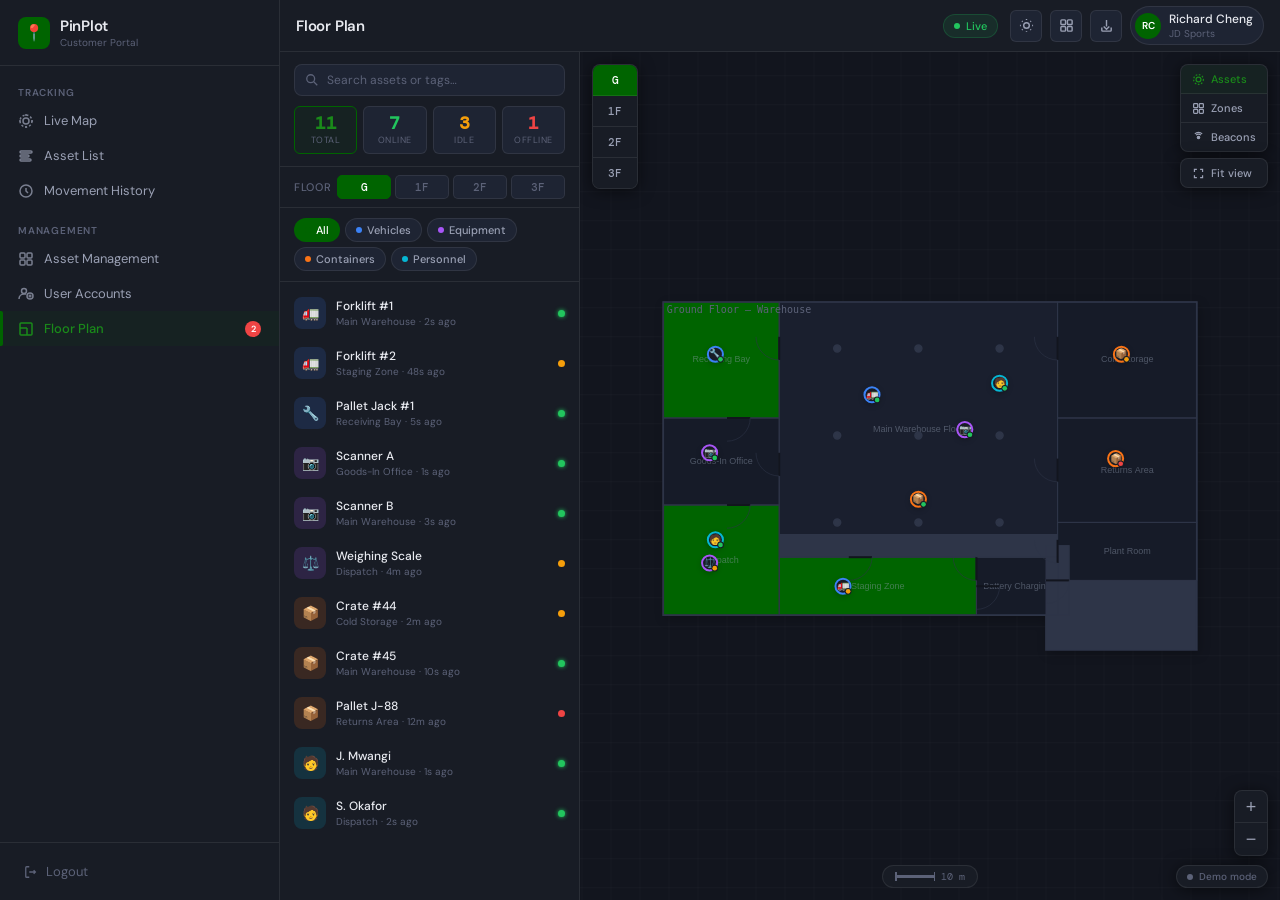
<file: Floorplan/Floor Plan view (1).html>
<!DOCTYPE html>
<html lang="en" data-theme="dark">
<head>
<meta charset="UTF-8">
<meta name="viewport" content="width=device-width, initial-scale=1.0">
<title>PinPlot — Floor Plan</title>
<link rel="preconnect" href="https://fonts.googleapis.com">
<link href="https://fonts.googleapis.com/css2?family=DM+Sans:wght@300;400;500;600&family=DM+Mono:wght@400;500&display=swap" rel="stylesheet">
<style>
:root{
  --green:#006400;--green-mid:#008000;--green-light:#1a8a1a;--green-subtle:rgba(0,100,0,.09);
  --online:#22c55e;--idle:#f59e0b;--offline:#ef4444;
  --cat-vehicle:#3b82f6;--cat-equipment:#a855f7;--cat-container:#f97316;--cat-personnel:#06b6d4;
  --font:'DM Sans',sans-serif;--mono:'DM Mono',monospace;--radius:8px;--sidebar:280px;--panel:300px;--transition:160ms ease;
}
[data-theme="dark"]{
  --bg:#0f1117;--surface:#181c25;--surface2:#1e2433;--surface3:#252b3b;
  --border:rgba(255,255,255,.08);--border2:rgba(255,255,255,.14);
  --text:#e8eaf0;--text2:#9aa0b4;--text3:#5c6278;--shadow:0 2px 16px rgba(0,0,0,.55);
  --fp-bg:#12151e;--fp-wall:#2e3548;--fp-room:#1a1f2e;--fp-room-alt:#161b28;--fp-label:rgba(148,160,180,.45);--fp-grid:rgba(255,255,255,.025);
}
[data-theme="light"]{
  --bg:#eef0f4;--surface:#ffffff;--surface2:#f5f6f9;--surface3:#eceef2;
  --border:rgba(0,0,0,.08);--border2:rgba(0,0,0,.14);
  --text:#1a1d27;--text2:#4e5468;--text3:#9aa0b4;--shadow:0 2px 12px rgba(0,0,0,.1);
  --fp-bg:#f8f9fb;--fp-wall:#b0b8c8;--fp-room:#ffffff;--fp-room-alt:#f2f4f8;--fp-label:rgba(100,110,130,.5);--fp-grid:rgba(0,0,0,.04);
}
*,*::before,*::after{box-sizing:border-box;margin:0;padding:0;}
html,body{height:100%;overflow:hidden;}
body{font-family:var(--font);font-size:13px;background:var(--bg);color:var(--text);display:flex;transition:background var(--transition),color var(--transition);}

/* ── SIDEBAR ── */
.sidebar{width:var(--sidebar);flex-shrink:0;background:var(--surface);border-right:1px solid var(--border);display:flex;flex-direction:column;z-index:10;}
.sidebar-logo{display:flex;align-items:center;gap:10px;padding:16px 18px;border-bottom:1px solid var(--border);}
.logo-icon{width:32px;height:32px;background:var(--green);border-radius:8px;display:flex;align-items:center;justify-content:center;font-size:16px;}
.logo-text strong{font-size:15px;font-weight:600;letter-spacing:-.3px;}
.logo-text span{font-size:10px;color:var(--text3);display:block;}
.sidebar-nav{flex:1;padding:12px 0;overflow-y:auto;}
.nav-label{font-size:10px;font-weight:600;letter-spacing:.08em;text-transform:uppercase;color:var(--text3);padding:8px 18px 4px;}
.nav-item{display:flex;align-items:center;gap:10px;padding:9px 18px;cursor:pointer;color:var(--text2);font-weight:400;position:relative;transition:background var(--transition),color var(--transition);}
.nav-item:hover{background:var(--surface2);color:var(--text);}
.nav-item.active{background:var(--green-subtle);color:var(--green-light);font-weight:500;}
.nav-item.active::before{content:'';position:absolute;left:0;top:0;bottom:0;width:3px;background:var(--green);border-radius:0 2px 2px 0;}
.nav-item svg{width:16px;height:16px;flex-shrink:0;opacity:.75;}
.nav-item.active svg{opacity:1;}
.badge{background:var(--offline);color:#fff;font-size:9px;font-weight:600;width:16px;height:16px;border-radius:50%;display:flex;align-items:center;justify-content:center;margin-left:auto;}
.sidebar-footer{padding:12px;border-top:1px solid var(--border);}
.logout-btn{display:flex;align-items:center;gap:8px;padding:8px 12px;width:100%;background:none;border:none;cursor:pointer;color:var(--text3);font-family:var(--font);font-size:13px;border-radius:var(--radius);transition:all var(--transition);}
.logout-btn:hover{background:var(--surface2);color:var(--text);}

/* ── MAIN ── */
.main{flex:1;display:flex;flex-direction:column;overflow:hidden;}
.topbar{height:52px;background:var(--surface);border-bottom:1px solid var(--border);display:flex;align-items:center;padding:0 16px;gap:12px;flex-shrink:0;z-index:9;}
.topbar-title{font-size:15px;font-weight:600;letter-spacing:-.2px;flex:1;}
.topbar-live{display:flex;align-items:center;gap:6px;font-size:11px;color:var(--online);font-weight:500;background:rgba(34,197,94,.1);padding:4px 10px;border-radius:20px;border:1px solid rgba(34,197,94,.2);}
.pulse{width:6px;height:6px;border-radius:50%;background:var(--online);animation:pulse 2s infinite;}
@keyframes pulse{0%,100%{opacity:1;transform:scale(1)}50%{opacity:.4;transform:scale(1.5)}}
.topbar-actions{display:flex;align-items:center;gap:8px;}
.icon-btn{width:32px;height:32px;background:var(--surface2);border:1px solid var(--border);border-radius:6px;cursor:pointer;display:flex;align-items:center;justify-content:center;color:var(--text2);transition:all var(--transition);}
.icon-btn:hover{background:var(--surface3);color:var(--text);}
.icon-btn svg{width:15px;height:15px;}
.user-pill{display:flex;align-items:center;gap:8px;padding:4px 10px 4px 4px;background:var(--surface2);border:1px solid var(--border);border-radius:20px;cursor:pointer;transition:background var(--transition);}
.user-pill:hover{background:var(--surface3);}
.avatar{width:26px;height:26px;border-radius:50%;background:var(--green);color:#fff;display:flex;align-items:center;justify-content:center;font-size:10px;font-weight:600;}
.user-info strong{font-size:12px;font-weight:500;display:block;}
.user-info span{font-size:10px;color:var(--text3);display:block;}

/* ── CONTENT ── */
.content{flex:1;display:flex;overflow:hidden;}

/* ── LEFT PANEL ── */
.left-panel{width:var(--panel);flex-shrink:0;background:var(--surface);border-right:1px solid var(--border);display:flex;flex-direction:column;z-index:8;}
.panel-header{padding:12px 14px;border-bottom:1px solid var(--border);flex-shrink:0;}
.search-bar{display:flex;align-items:center;gap:8px;background:var(--surface2);border:1px solid var(--border);border-radius:var(--radius);padding:7px 10px;margin-bottom:10px;transition:border-color var(--transition);}
.search-bar:focus-within{border-color:var(--green);}
.search-bar svg{width:14px;height:14px;color:var(--text3);flex-shrink:0;}
.search-bar input{border:none;background:none;outline:none;font-family:var(--font);font-size:12px;color:var(--text);flex:1;min-width:0;}
.search-bar input::placeholder{color:var(--text3);}
.status-grid{display:grid;grid-template-columns:repeat(4,1fr);gap:6px;}
.status-card{background:var(--surface2);border:1px solid var(--border);border-radius:6px;padding:7px 6px;text-align:center;cursor:pointer;transition:all var(--transition);}
.status-card:hover{border-color:var(--border2);}
.status-card.active-filter{border-color:var(--green);background:var(--green-subtle);}
.status-card .count{font-size:18px;font-weight:600;font-family:var(--mono);line-height:1;color:var(--text3);}
.status-card.active-filter .count{color:var(--green-light);}
.count.online{color:var(--online);}
.count.idle{color:var(--idle);}
.count.offline{color:var(--offline);}
.status-card .label{font-size:9px;color:var(--text3);margin-top:2px;text-transform:uppercase;letter-spacing:.05em;}
.floor-selector{display:flex;align-items:center;gap:6px;padding:8px 14px;border-bottom:1px solid var(--border);flex-shrink:0;}
.floor-label{font-size:11px;color:var(--text3);font-weight:500;text-transform:uppercase;letter-spacing:.06em;flex-shrink:0;}
.floor-tabs{display:flex;gap:4px;flex:1;}
.floor-tab{flex:1;padding:4px 6px;text-align:center;font-size:11px;font-weight:500;border-radius:5px;cursor:pointer;border:1px solid var(--border);background:var(--surface2);color:var(--text3);transition:all var(--transition);font-family:var(--mono);}
.floor-tab:hover{color:var(--text);border-color:var(--border2);}
.floor-tab.active{background:var(--green);border-color:var(--green);color:#fff;}
.chip-bar{display:flex;gap:5px;flex-wrap:wrap;padding:10px 14px;border-bottom:1px solid var(--border);flex-shrink:0;}
.chip{display:flex;align-items:center;gap:5px;padding:4px 10px;border-radius:20px;font-size:11px;font-weight:500;cursor:pointer;border:1px solid var(--border);background:var(--surface2);color:var(--text2);transition:all var(--transition);white-space:nowrap;}
.chip:hover{border-color:var(--border2);color:var(--text);}
.chip.active{border-color:transparent;color:#fff;}
.chip.all.active{background:var(--green);}
.chip.vehicle.active{background:var(--cat-vehicle);}
.chip.equipment.active{background:var(--cat-equipment);}
.chip.container.active{background:var(--cat-container);}
.chip.personnel.active{background:var(--cat-personnel);}
.chip-dot{width:6px;height:6px;border-radius:50%;flex-shrink:0;}
.asset-list{flex:1;overflow-y:auto;padding:6px 0;}
.asset-list::-webkit-scrollbar{width:4px;}
.asset-list::-webkit-scrollbar-thumb{background:var(--border2);border-radius:4px;}
.asset-item{display:flex;align-items:center;gap:10px;padding:9px 14px;cursor:pointer;transition:background var(--transition);position:relative;}
.asset-item:hover{background:var(--surface2);}
.asset-item.selected{background:var(--green-subtle);}
.asset-item.selected::before{content:'';position:absolute;left:0;top:0;bottom:0;width:3px;background:var(--green);border-radius:0 2px 2px 0;}
.asset-icon{width:32px;height:32px;border-radius:8px;display:flex;align-items:center;justify-content:center;font-size:14px;flex-shrink:0;}
.asset-icon.vehicle{background:rgba(59,130,246,.15);}
.asset-icon.equipment{background:rgba(168,85,247,.15);}
.asset-icon.container{background:rgba(249,115,22,.15);}
.asset-icon.personnel{background:rgba(6,182,212,.15);}
.asset-info{flex:1;min-width:0;}
.asset-name{font-size:12px;font-weight:500;white-space:nowrap;overflow:hidden;text-overflow:ellipsis;}
.asset-meta{font-size:10px;color:var(--text3);margin-top:1px;}
.status-dot{width:7px;height:7px;border-radius:50%;flex-shrink:0;}
.status-dot.online{background:var(--online);box-shadow:0 0 4px var(--online);}
.status-dot.idle{background:var(--idle);}
.status-dot.offline{background:var(--offline);}
.empty-state{display:flex;flex-direction:column;align-items:center;justify-content:center;gap:8px;padding:40px 20px;color:var(--text3);}
.empty-state svg{width:28px;height:28px;opacity:.35;}
.empty-state p{font-size:12px;}

/* ── MAP / FLOOR PLAN AREA ── */
.map-area{flex:1;position:relative;overflow:hidden;background:var(--fp-bg);}
#fp-canvas{width:100%;height:100%;display:block;cursor:grab;}
#fp-canvas:active{cursor:grabbing;}

/* ── FLOATING CONTROLS ── */
.map-controls{position:absolute;top:12px;right:12px;display:flex;flex-direction:column;gap:6px;z-index:20;}
.map-btn-group{background:var(--surface);border:1px solid var(--border);border-radius:var(--radius);overflow:hidden;box-shadow:var(--shadow);}
.map-ctrl-btn{display:flex;align-items:center;gap:6px;padding:7px 11px;background:none;border:none;border-bottom:1px solid var(--border);color:var(--text2);font-family:var(--font);font-size:11px;font-weight:500;cursor:pointer;width:100%;transition:all var(--transition);white-space:nowrap;}
.map-ctrl-btn:last-child{border-bottom:none;}
.map-ctrl-btn:hover{background:var(--surface2);color:var(--text);}
.map-ctrl-btn.active{color:var(--green-light);background:var(--green-subtle);}
.map-ctrl-btn svg{width:13px;height:13px;flex-shrink:0;}

/* ── FLOOR SWITCHER ON MAP ── */
.floor-switcher{position:absolute;top:12px;left:12px;display:flex;flex-direction:column;gap:0;z-index:20;background:var(--surface);border:1px solid var(--border);border-radius:var(--radius);overflow:hidden;box-shadow:var(--shadow);}
.fsw-btn{padding:8px 13px;font-family:var(--mono);font-size:11px;font-weight:500;text-align:center;cursor:pointer;border:none;border-bottom:1px solid var(--border);background:var(--surface);color:var(--text2);transition:all var(--transition);min-width:44px;}
.fsw-btn:last-child{border-bottom:none;}
.fsw-btn:hover{background:var(--surface2);color:var(--text);}
.fsw-btn.active{background:var(--green);color:#fff;}

/* ── ZOOM CONTROLS ── */
.zoom-ctrl{position:absolute;bottom:44px;right:12px;background:var(--surface);border:1px solid var(--border);border-radius:var(--radius);overflow:hidden;box-shadow:var(--shadow);z-index:20;}
.zoom-btn{display:flex;align-items:center;justify-content:center;width:32px;height:32px;background:none;border:none;border-bottom:1px solid var(--border);color:var(--text2);cursor:pointer;font-size:18px;line-height:1;transition:all var(--transition);}
.zoom-btn:last-child{border-bottom:none;}
.zoom-btn:hover{background:var(--surface2);color:var(--text);}

/* ── ZONE LEGEND ── */
.zone-legend{position:absolute;bottom:12px;left:12px;background:var(--surface);border:1px solid var(--border);border-radius:var(--radius);padding:10px 13px;box-shadow:var(--shadow);z-index:20;display:none;}
.zone-legend.visible{display:block;}
.legend-title{font-size:10px;font-weight:600;color:var(--text3);text-transform:uppercase;letter-spacing:.06em;margin-bottom:7px;}
.legend-item{display:flex;align-items:center;gap:7px;font-size:11px;color:var(--text2);margin-bottom:5px;}
.legend-item:last-child{margin-bottom:0;}
.legend-swatch{width:11px;height:11px;border-radius:2px;flex-shrink:0;}

/* ── ASSET TOOLTIP ── */
.asset-tooltip{position:absolute;background:var(--surface);border:1px solid var(--border2);border-radius:var(--radius);padding:12px 14px;min-width:190px;box-shadow:var(--shadow);z-index:30;pointer-events:none;opacity:0;transition:opacity .12s;}
.asset-tooltip.visible{opacity:1;}
.tt-header{display:flex;align-items:center;gap:8px;margin-bottom:10px;}
.tt-icon{width:28px;height:28px;border-radius:6px;display:flex;align-items:center;justify-content:center;font-size:13px;}
.tt-name{font-size:13px;font-weight:600;}
.tt-type{font-size:10px;color:var(--text3);margin-top:1px;}
.tt-grid{display:grid;grid-template-columns:1fr 1fr;gap:5px;border-top:1px solid var(--border);padding-top:9px;}
.tt-stat .lbl{font-size:9px;color:var(--text3);text-transform:uppercase;letter-spacing:.05em;}
.tt-stat .val{font-size:11px;font-weight:500;margin-top:1px;font-family:var(--mono);color:var(--text);}

/* ── CONN STATUS ── */
.conn-status{position:absolute;bottom:12px;right:12px;display:flex;align-items:center;gap:6px;background:var(--surface);border:1px solid var(--border);border-radius:20px;padding:4px 10px;font-size:10px;color:var(--text3);font-weight:500;z-index:20;box-shadow:var(--shadow);}
.conn-dot{width:6px;height:6px;border-radius:50%;background:var(--text3);}
.conn-status.connected .conn-dot{background:var(--online);}
.conn-status.connected{color:var(--text2);}

/* ── SCALE RULER ── */
.scale-ruler{position:absolute;bottom:12px;left:50%;transform:translateX(-50%);display:flex;align-items:center;gap:6px;background:var(--surface);border:1px solid var(--border);border-radius:20px;padding:4px 12px;font-size:10px;color:var(--text3);z-index:20;font-family:var(--mono);}
.ruler-bar{width:40px;height:3px;background:var(--text3);border-radius:2px;position:relative;}
.ruler-bar::before,.ruler-bar::after{content:'';position:absolute;top:-3px;width:1.5px;height:9px;background:var(--text3);}
.ruler-bar::before{left:0;}
.ruler-bar::after{right:0;}
</style>
</head>
<body>

<!-- SIDEBAR -->
<aside class="sidebar">
  <div class="sidebar-logo">
    <div class="logo-icon">📍</div>
    <div class="logo-text"><strong>PinPlot</strong><span>Customer Portal</span></div>
  </div>
  <nav class="sidebar-nav">
    <div class="nav-label">Tracking</div>
    <div class="nav-item" onclick="navigate(this)">
      <svg viewBox="0 0 16 16" fill="none" stroke="currentColor" stroke-width="1.5"><circle cx="8" cy="8" r="3"/><path d="M8 1v2M8 13v2M1 8h2M13 8h2"/><circle cx="8" cy="8" r="6" stroke-dasharray="2 2"/></svg>Live Map
    </div>
    <div class="nav-item" onclick="navigate(this)">
      <svg viewBox="0 0 16 16" fill="none" stroke="currentColor" stroke-width="1.5"><rect x="2" y="3" width="12" height="2" rx="1"/><rect x="2" y="7" width="9" height="2" rx="1"/><rect x="2" y="11" width="11" height="2" rx="1"/></svg>Asset List
    </div>
    <div class="nav-item" onclick="navigate(this)">
      <svg viewBox="0 0 16 16" fill="none" stroke="currentColor" stroke-width="1.5"><circle cx="8" cy="8" r="6"/><path d="M8 5v3l2 2"/></svg>Movement History
    </div>
    <div class="nav-label" style="margin-top:8px;">Management</div>
    <div class="nav-item" onclick="navigate(this)">
      <svg viewBox="0 0 16 16" fill="none" stroke="currentColor" stroke-width="1.5"><rect x="2" y="9" width="5" height="5" rx="1"/><rect x="9" y="9" width="5" height="5" rx="1"/><rect x="2" y="2" width="5" height="5" rx="1"/><rect x="9" y="2" width="5" height="5" rx="1"/></svg>Asset Management
    </div>
    <div class="nav-item" onclick="navigate(this)">
      <svg viewBox="0 0 16 16" fill="none" stroke="currentColor" stroke-width="1.5"><circle cx="6" cy="5" r="2.5"/><path d="M1 13c0-2.8 2.2-5 5-5h2"/><circle cx="12" cy="10" r="3"/><path d="M12 8.5v3M10.5 10h3"/></svg>User Accounts
    </div>
    <div class="nav-item active" onclick="navigate(this)">
      <svg viewBox="0 0 16 16" fill="none" stroke="currentColor" stroke-width="1.5"><rect x="2" y="2" width="12" height="12" rx="1"/><path d="M2 7h7M9 7v7"/></svg>Floor Plan
      <span class="badge">2</span>
    </div>
  </nav>
  <div class="sidebar-footer">
    <button class="logout-btn">
      <svg width="14" height="14" viewBox="0 0 16 16" fill="none" stroke="currentColor" stroke-width="1.5"><path d="M6 8h7M11 6l2 2-2 2"/><path d="M6 2H3a1 1 0 00-1 1v10a1 1 0 001 1h3"/></svg>Logout
    </button>
  </div>
</aside>

<!-- MAIN -->
<main class="main">
  <header class="topbar">
    <span class="topbar-title">Floor Plan</span>
    <div class="topbar-live"><span class="pulse"></span>Live</div>
    <div class="topbar-actions">
      <button class="icon-btn" id="theme-btn" onclick="toggleTheme()" title="Toggle theme">
        <svg id="theme-icon" width="15" height="15" viewBox="0 0 16 16" fill="none" stroke="currentColor" stroke-width="1.5"><path d="M8 1v1M8 14v1M1 8h1M14 8h1M3.2 3.2l.7.7M12.1 12.1l.7.7M3.2 12.8l.7-.7M12.1 3.9l.7-.7"/><circle cx="8" cy="8" r="3"/></svg>
      </button>
      <button class="icon-btn" onclick="toggleLayer('zones',document.getElementById('btn-zones'))" title="Toggle zones">
        <svg viewBox="0 0 16 16" fill="none" stroke="currentColor" stroke-width="1.5"><rect x="2" y="2" width="5" height="5" rx="1"/><rect x="9" y="2" width="5" height="5" rx="1"/><rect x="2" y="9" width="5" height="5" rx="1"/><rect x="9" y="9" width="5" height="5" rx="1"/></svg>
      </button>
      <button class="icon-btn" title="Export PNG" onclick="exportPNG()">
        <svg viewBox="0 0 16 16" fill="none" stroke="currentColor" stroke-width="1.5"><path d="M3 10v3a1 1 0 001 1h8a1 1 0 001-1v-3"/><path d="M8 2v7M5 9l3 3 3-3"/></svg>
      </button>
      <div class="user-pill">
        <div class="avatar">RC</div>
        <div class="user-info"><strong>Richard Cheng</strong><span>JD Sports</span></div>
      </div>
    </div>
  </header>

  <div class="content">
    <!-- LEFT PANEL -->
    <div class="left-panel">
      <div class="panel-header">
        <div class="search-bar">
          <svg viewBox="0 0 16 16" fill="none" stroke="currentColor" stroke-width="1.5"><circle cx="6.5" cy="6.5" r="4.5"/><path d="M10 10L14 14"/></svg>
          <input type="text" placeholder="Search assets or tags…" id="search-input" oninput="filterAssets(this.value)">
        </div>
        <div class="status-grid">
          <div class="status-card active-filter" id="sc-all" onclick="filterByStatus('all',this)"><div class="count" id="count-total">0</div><div class="label">Total</div></div>
          <div class="status-card" id="sc-online" onclick="filterByStatus('online',this)"><div class="count online" id="count-online">0</div><div class="label">Online</div></div>
          <div class="status-card" id="sc-idle" onclick="filterByStatus('idle',this)"><div class="count idle" id="count-idle">0</div><div class="label">Idle</div></div>
          <div class="status-card" id="sc-offline" onclick="filterByStatus('offline',this)"><div class="count offline" id="count-offline">0</div><div class="label">Offline</div></div>
        </div>
      </div>
      <div class="floor-selector">
        <span class="floor-label">Floor</span>
        <div class="floor-tabs">
          <div class="floor-tab active" onclick="selectFloor(this,'G')">G</div>
          <div class="floor-tab" onclick="selectFloor(this,'1F')">1F</div>
          <div class="floor-tab" onclick="selectFloor(this,'2F')">2F</div>
          <div class="floor-tab" onclick="selectFloor(this,'3F')">3F</div>
        </div>
      </div>
      <div class="chip-bar">
        <div class="chip all active" onclick="filterCat(this,'all')"><span class="chip-dot" style="background:var(--green)"></span>All</div>
        <div class="chip vehicle" onclick="filterCat(this,'vehicle')"><span class="chip-dot" style="background:var(--cat-vehicle)"></span>Vehicles</div>
        <div class="chip equipment" onclick="filterCat(this,'equipment')"><span class="chip-dot" style="background:var(--cat-equipment)"></span>Equipment</div>
        <div class="chip container" onclick="filterCat(this,'container')"><span class="chip-dot" style="background:var(--cat-container)"></span>Containers</div>
        <div class="chip personnel" onclick="filterCat(this,'personnel')"><span class="chip-dot" style="background:var(--cat-personnel)"></span>Personnel</div>
      </div>
      <div class="asset-list" id="asset-list">
        <div class="empty-state" id="empty-state">
          <svg viewBox="0 0 24 24" fill="none" stroke="currentColor" stroke-width="1.5"><circle cx="12" cy="12" r="9"/><path d="M12 8v4M12 16h.01"/></svg>
          <p id="empty-msg">Loading assets…</p>
        </div>
      </div>
    </div>

    <!-- FLOOR PLAN CANVAS AREA -->
    <div class="map-area" id="map-area">
      <canvas id="fp-canvas"></canvas>

      <!-- Floor switcher -->
      <div class="floor-switcher">
        <div class="fsw-btn active" onclick="selectFloorMap(this,'G')">G</div>
        <div class="fsw-btn" onclick="selectFloorMap(this,'1F')">1F</div>
        <div class="fsw-btn" onclick="selectFloorMap(this,'2F')">2F</div>
        <div class="fsw-btn" onclick="selectFloorMap(this,'3F')">3F</div>
      </div>

      <!-- Zoom -->
      <div class="zoom-ctrl">
        <button class="zoom-btn" onclick="zoom(1.2)">+</button>
        <button class="zoom-btn" onclick="zoom(1/1.2)">−</button>
      </div>

      <!-- Layer controls -->
      <div class="map-controls">
        <div class="map-btn-group">
          <button class="map-ctrl-btn active" id="btn-assets" onclick="toggleLayer('assets',this)">
            <svg viewBox="0 0 16 16" fill="none" stroke="currentColor" stroke-width="1.5"><circle cx="8" cy="8" r="3"/><circle cx="8" cy="8" r="6" stroke-dasharray="2 2"/></svg>Assets
          </button>
          <button class="map-ctrl-btn" id="btn-zones" onclick="toggleLayer('zones',this)">
            <svg viewBox="0 0 16 16" fill="none" stroke="currentColor" stroke-width="1.5"><rect x="2" y="2" width="5" height="5" rx="1"/><rect x="9" y="2" width="5" height="5" rx="1"/><rect x="2" y="9" width="5" height="5" rx="1"/><rect x="9" y="9" width="5" height="5" rx="1"/></svg>Zones
          </button>
          <button class="map-ctrl-btn" id="btn-beacons" onclick="toggleLayer('beacons',this)">
            <svg viewBox="0 0 16 16" fill="none" stroke="currentColor" stroke-width="1.5"><circle cx="8" cy="8" r="1.5" fill="currentColor"/><path d="M5 5a4.2 4.2 0 0 1 6 0M3.5 3.5a6.5 6.5 0 0 1 9 0"/></svg>Beacons
          </button>
        </div>
        <div class="map-btn-group">
          <button class="map-ctrl-btn" onclick="resetView()">
            <svg viewBox="0 0 16 16" fill="none" stroke="currentColor" stroke-width="1.5"><path d="M3 6V3h3M13 6V3h-3M3 10v3h3M13 10v3h-3"/></svg>Fit view
          </button>
        </div>
      </div>

      <!-- Zone legend -->
      <div class="zone-legend" id="zone-legend">
        <div class="legend-title">Zones</div>
        <div class="legend-item"><div class="legend-swatch" style="background:rgba(0,100,0,.2);border:1.5px solid rgba(0,100,0,.55)"></div>Active / Dispatch</div>
        <div class="legend-item"><div class="legend-swatch" style="background:rgba(239,68,68,.18);border:1.5px solid rgba(239,68,68,.5)"></div>Alert zone</div>
        <div class="legend-item"><div class="legend-swatch" style="background:rgba(59,130,246,.15);border:1.5px solid rgba(59,130,246,.45)"></div>Restricted</div>
        <div class="legend-item"><div class="legend-swatch" style="background:rgba(245,158,11,.15);border:1.5px solid rgba(245,158,11,.45)"></div>Staging</div>
      </div>

      <!-- Scale -->
      <div class="scale-ruler"><div class="ruler-bar"></div>10 m</div>

      <!-- Tooltip -->
      <div class="asset-tooltip" id="asset-tooltip">
        <div class="tt-header">
          <div class="tt-icon" id="tt-icon"></div>
          <div><div class="tt-name" id="tt-name"></div><div class="tt-type" id="tt-type"></div></div>
        </div>
        <div class="tt-grid" id="tt-grid"></div>
      </div>

      <!-- Conn status -->
      <div class="conn-status" id="conn-status"><div class="conn-dot"></div><span id="conn-text">Demo mode</span></div>
    </div>
  </div>
</main>

<script>
// ═══════════════════════════════════════════════════════
// FLOOR PLAN DEFINITIONS
// Coordinate space: 0–1000 x 0–700 logical units per floor
// Each floor has: outer shell, rooms (with optional label + type), doors, columns
// ═══════════════════════════════════════════════════════

const FLOORS = {
  'G': {
    name: 'Ground Floor — Warehouse',
    width: 1000, height: 680,
    // Outer building shell (polygon points)
    shell: [[40,40],[960,40],[960,640],[700,640],[700,580],[40,580]],
    // Rooms: {id, rect:[x,y,w,h], label, type}
    // type: 'corridor'|'room'|'loading'|'toilet'|'stair'|'lift'|'open'
    rooms: [
      {id:'g-r1',  rect:[40,40,200,200],   label:'Receiving Bay', type:'loading'},
      {id:'g-r2',  rect:[40,240,200,150],  label:'Goods-In Office', type:'room'},
      {id:'g-r3',  rect:[40,390,200,190],  label:'Dispatch', type:'loading'},
      {id:'g-r4',  rect:[240,40,480,440],  label:'Main Warehouse Floor', type:'open'},
      {id:'g-r5',  rect:[720,40,240,200],  label:'Cold Storage', type:'room'},
      {id:'g-r6',  rect:[720,240,240,180], label:'Returns Area', type:'room'},
      {id:'g-r7',  rect:[720,420,240,100], label:'Plant Room', type:'room'},
      {id:'g-r8',  rect:[240,480,340,100], label:'Staging Zone', type:'loading'},
      {id:'g-r9',  rect:[580,480,140,100], label:'Battery Charging', type:'room'},
      {id:'g-c1',  rect:[700,520,40,60],   label:'', type:'stair'},
      {id:'g-c2',  rect:[700,460,40,60],   label:'', type:'lift'},
      {id:'g-cor', rect:[240,440,480,40],  label:'', type:'corridor'},
    ],
    // Doors: {from:[x,y], to:[x,y]} — short line gap in wall
    doors:[
      {x:150,y:240,w:40,horiz:true},
      {x:150,y:390,w:40,horiz:true},
      {x:240,y:100,w:40,horiz:false},
      {x:240,y:300,w:40,horiz:false},
      {x:720,y:100,w:40,horiz:false},
      {x:720,y:310,w:40,horiz:false},
      {x:720,y:450,w:40,horiz:false},
      {x:360,y:480,w:40,horiz:true},
      {x:580,y:480,w:40,horiz:false},
      {x:580,y:530,w:40,horiz:true},
      {x:700,y:520,w:40,horiz:true},
    ],
    // Columns: circles
    columns:[
      {x:340,y:120},{x:480,y:120},{x:620,y:120},
      {x:340,y:270},{x:480,y:270},{x:620,y:270},
      {x:340,y:420},{x:480,y:420},{x:620,y:420},
    ],
  },
  '1F': {
    name: 'First Floor — Offices',
    width: 1000, height: 680,
    shell: [[40,40],[960,40],[960,640],[40,640]],
    rooms: [
      {id:'1-cor1', rect:[40,40,920,80],    label:'', type:'corridor'},
      {id:'1-cor2', rect:[440,120,80,520],  label:'', type:'corridor'},
      {id:'1-r1',  rect:[40,120,400,160],  label:'Open Plan Office A', type:'open'},
      {id:'1-r2',  rect:[40,280,180,180],  label:'Meeting Room 1', type:'room'},
      {id:'1-r3',  rect:[220,280,220,180], label:'Meeting Room 2', type:'room'},
      {id:'1-r4',  rect:[40,460,400,180],  label:'Open Plan Office B', type:'open'},
      {id:'1-r5',  rect:[520,120,200,160], label:'Server Room', type:'room'},
      {id:'1-r6',  rect:[720,120,240,160], label:'IT & Network', type:'room'},
      {id:'1-r7',  rect:[520,280,200,180], label:'Finance', type:'room'},
      {id:'1-r8',  rect:[720,280,240,180], label:'HR Dept', type:'room'},
      {id:'1-r9',  rect:[520,460,200,180], label:'Boardroom', type:'room'},
      {id:'1-r10', rect:[720,460,180,180], label:'Director Suite', type:'room'},
      {id:'1-r11', rect:[900,460,60,180],  label:'', type:'toilet'},
      {id:'1-s1',  rect:[900,120,60,80],   label:'', type:'stair'},
      {id:'1-l1',  rect:[900,200,60,80],   label:'', type:'lift'},
      {id:'1-t1',  rect:[900,280,60,80],   label:'', type:'toilet'},
    ],
    doors:[
      {x:240,y:120,w:40,horiz:true},{x:130,y:280,w:40,horiz:false},
      {x:330,y:280,w:40,horiz:false},{x:220,y:280,w:40,horiz:true},
      {x:220,y:460,w:40,horiz:false},{x:240,y:460,w:40,horiz:true},
      {x:520,y:180,w:40,horiz:false},{x:720,y:180,w:40,horiz:false},
      {x:520,y:340,w:40,horiz:false},{x:720,y:340,w:40,horiz:false},
      {x:520,y:540,w:40,horiz:false},{x:720,y:540,w:40,horiz:false},
      {x:900,y:200,w:40,horiz:false},{x:900,y:360,w:40,horiz:false},
      {x:900,y:540,w:40,horiz:false},
    ],
    columns:[
      {x:240,y:40},{x:440,y:40},{x:640,y:40},{x:840,y:40},
      {x:240,y:640},{x:440,y:640},{x:640,y:640},{x:840,y:640},
    ],
  },
  '2F': {
    name: 'Second Floor — Retail',
    width: 1000, height: 680,
    shell: [[40,40],[960,40],[960,640],[40,640]],
    rooms: [
      {id:'2-r1',  rect:[40,40,920,80],   label:'', type:'corridor'},
      {id:'2-r2',  rect:[40,120,280,380], label:'Sales Floor A', type:'open'},
      {id:'2-r3',  rect:[320,120,280,380],label:'Sales Floor B', type:'open'},
      {id:'2-r4',  rect:[600,120,360,180],label:'Stockroom', type:'room'},
      {id:'2-r5',  rect:[600,300,180,200],label:'Staff Room', type:'room'},
      {id:'2-r6',  rect:[780,300,180,200],label:'Manager Office', type:'room'},
      {id:'2-r7',  rect:[40,500,560,140], label:'Customer Service & Checkout', type:'loading'},
      {id:'2-r8',  rect:[600,500,260,140],label:'Returns & Fitting', type:'room'},
      {id:'2-r9',  rect:[860,500,100,100],label:'', type:'toilet'},
      {id:'2-r10', rect:[860,420,100,80], label:'', type:'stair'},
      {id:'2-cor', rect:[600,120,20,380], label:'', type:'corridor'},
    ],
    doors:[
      {x:200,y:120,w:40,horiz:true},{x:460,y:120,w:40,horiz:true},
      {x:320,y:200,w:40,horiz:false},{x:600,y:180,w:40,horiz:false},
      {x:600,y:350,w:40,horiz:false},{x:780,y:350,w:40,horiz:false},
      {x:200,y:500,w:40,horiz:true},{x:460,y:500,w:40,horiz:true},
      {x:600,y:540,w:40,horiz:false},{x:860,y:500,w:40,horiz:false},
      {x:860,y:420,w:40,horiz:false},
    ],
    columns:[
      {x:160,y:300},{x:260,y:300},{x:420,y:300},{x:520,y:300},
      {x:160,y:460},{x:260,y:460},{x:420,y:460},{x:520,y:460},
    ],
  },
  '3F': {
    name: 'Third Floor — Plant & Storage',
    width: 1000, height: 680,
    shell: [[40,40],[700,40],[700,120],[960,120],[960,640],[40,640]],
    rooms: [
      {id:'3-r1',  rect:[40,40,660,80],   label:'Roof Plant Access', type:'loading'},
      {id:'3-r2',  rect:[40,120,300,260], label:'Archive Storage A', type:'room'},
      {id:'3-r3',  rect:[340,120,300,260],label:'Archive Storage B', type:'room'},
      {id:'3-r4',  rect:[700,120,260,200],label:'IT Equipment Store', type:'room'},
      {id:'3-r5',  rect:[700,320,260,200],label:'CCTV & Security Hub', type:'room'},
      {id:'3-r6',  rect:[40,380,300,140], label:'Maintenance Workshop', type:'room'},
      {id:'3-r7',  rect:[340,380,300,140],label:'Cleaning Supplies', type:'room'},
      {id:'3-r8',  rect:[40,520,600,120], label:'General Storage', type:'open'},
      {id:'3-r9',  rect:[700,520,260,120],label:'Loading Platform', type:'loading'},
      {id:'3-c1',  rect:[640,380,60,140], label:'', type:'stair'},
      {id:'3-c2',  rect:[640,260,60,120], label:'', type:'lift'},
      {id:'3-cor', rect:[40,360,600,20],  label:'', type:'corridor'},
      {id:'3-t1',  rect:[640,120,60,140], label:'', type:'toilet'},
    ],
    doors:[
      {x:200,y:120,w:40,horiz:true},{x:490,y:120,w:40,horiz:true},
      {x:340,y:200,w:40,horiz:false},{x:700,y:200,w:40,horiz:false},
      {x:700,y:380,w:40,horiz:false},{x:640,y:430,w:40,horiz:false},
      {x:200,y:380,w:40,horiz:true},{x:490,y:380,w:40,horiz:true},
      {x:200,y:520,w:40,horiz:true},{x:700,y:560,w:40,horiz:false},
    ],
    columns:[
      {x:200,y:240},{x:490,y:240},
      {x:200,y:460},{x:490,y:460},
    ],
  }
};

// ═══════════════════════════════════════════════════════
// ASSETS per floor
// x,y in the same 0-1000 × 0-700 logical coordinate space
// ═══════════════════════════════════════════════════════
const ASSETS = [
  // Ground floor
  {id:'a1', name:'Forklift #1',   type:'vehicle',   emoji:'🚛', floor:'G',  status:'online',  zone:'Main Warehouse', x:400, y:200, lastSeen:'2s ago',  battery:91, tagId:'BT:V001'},
  {id:'a2', name:'Forklift #2',   type:'vehicle',   emoji:'🚛', floor:'G',  status:'idle',    zone:'Staging Zone',   x:350, y:530, lastSeen:'48s ago', battery:73, tagId:'BT:V002'},
  {id:'a3', name:'Pallet Jack #1',type:'vehicle',   emoji:'🔧', floor:'G',  status:'online',  zone:'Receiving Bay',  x:130, y:130, lastSeen:'5s ago',  battery:55, tagId:'BT:V003'},
  {id:'a4', name:'Scanner A',     type:'equipment', emoji:'📷', floor:'G',  status:'online',  zone:'Goods-In Office',x:120, y:300, lastSeen:'1s ago',  battery:88, tagId:'BT:E001'},
  {id:'a5', name:'Scanner B',     type:'equipment', emoji:'📷', floor:'G',  status:'online',  zone:'Main Warehouse', x:560, y:260, lastSeen:'3s ago',  battery:65, tagId:'BT:E002'},
  {id:'a6', name:'Weighing Scale',type:'equipment', emoji:'⚖️',  floor:'G',  status:'idle',    zone:'Dispatch',       x:120, y:490, lastSeen:'4m ago',  battery:44, tagId:'BT:E003'},
  {id:'a7', name:'Crate #44',     type:'container', emoji:'📦', floor:'G',  status:'idle',    zone:'Cold Storage',   x:830, y:130, lastSeen:'2m ago',  battery:null,tagId:'BT:C001'},
  {id:'a8', name:'Crate #45',     type:'container', emoji:'📦', floor:'G',  status:'online',  zone:'Main Warehouse', x:480, y:380, lastSeen:'10s ago', battery:null,tagId:'BT:C002'},
  {id:'a9', name:'Pallet J-88',   type:'container', emoji:'📦', floor:'G',  status:'offline', zone:'Returns Area',   x:820, y:310, lastSeen:'12m ago', battery:null,tagId:'BT:C003'},
  {id:'a10',name:'J. Mwangi',     type:'personnel', emoji:'🧑', floor:'G',  status:'online',  zone:'Main Warehouse', x:620, y:180, lastSeen:'1s ago',  battery:78, tagId:'BT:P001'},
  {id:'a11',name:'S. Okafor',     type:'personnel', emoji:'🧑', floor:'G',  status:'online',  zone:'Dispatch',       x:130, y:450, lastSeen:'2s ago',  battery:62, tagId:'BT:P002'},
  // First floor
  {id:'b1', name:'Laptop Cart',   type:'vehicle',   emoji:'🛒', floor:'1F', status:'idle',    zone:'Open Plan A',    x:200, y:200, lastSeen:'5m ago',  battery:40, tagId:'BT:V010'},
  {id:'b2', name:'Projector A',   type:'equipment', emoji:'📽', floor:'1F', status:'online',  zone:'Meeting Room 1', x:130, y:360, lastSeen:'3s ago',  battery:null,tagId:'BT:E010'},
  {id:'b3', name:'Projector B',   type:'equipment', emoji:'📽', floor:'1F', status:'offline', zone:'Meeting Room 2', x:330, y:370, lastSeen:'2h ago',  battery:null,tagId:'BT:E011'},
  {id:'b4', name:'Server Rack A', type:'equipment', emoji:'🖥', floor:'1F', status:'online',  zone:'Server Room',    x:610, y:200, lastSeen:'1s ago',  battery:null,tagId:'BT:E012'},
  {id:'b5', name:'T. Adeyemi',    type:'personnel', emoji:'🧑', floor:'1F', status:'online',  zone:'Finance',        x:610, y:360, lastSeen:'4s ago',  battery:90, tagId:'BT:P010'},
  {id:'b6', name:'K. Chen',       type:'personnel', emoji:'🧑', floor:'1F', status:'online',  zone:'Open Plan B',    x:200, y:540, lastSeen:'6s ago',  battery:71, tagId:'BT:P011'},
  {id:'b7', name:'Supply Crate',  type:'container', emoji:'📦', floor:'1F', status:'idle',    zone:'Open Plan A',    x:380, y:180, lastSeen:'30m ago', battery:null,tagId:'BT:C010'},
  // Second floor
  {id:'c1', name:'Stock Trolley', type:'vehicle',   emoji:'🛒', floor:'2F', status:'online',  zone:'Stockroom',      x:760, y:210, lastSeen:'7s ago',  battery:66, tagId:'BT:V020'},
  {id:'c2', name:'Price Gun A',   type:'equipment', emoji:'🔫', floor:'2F', status:'online',  zone:'Sales Floor A',  x:180, y:280, lastSeen:'2s ago',  battery:55, tagId:'BT:E020'},
  {id:'c3', name:'Price Gun B',   type:'equipment', emoji:'🔫', floor:'2F', status:'idle',    zone:'Sales Floor B',  x:440, y:280, lastSeen:'90s ago', battery:33, tagId:'BT:E021'},
  {id:'c4', name:'Returns Box #9',type:'container', emoji:'📦', floor:'2F', status:'online',  zone:'Returns & Fitting',x:720,y:560,lastSeen:'15s ago',battery:null,tagId:'BT:C020'},
  {id:'c5', name:'L. Fernandez',  type:'personnel', emoji:'🧑', floor:'2F', status:'online',  zone:'Sales Floor A',  x:150, y:370, lastSeen:'1s ago',  battery:85, tagId:'BT:P020'},
  {id:'c6', name:'M. Williams',   type:'personnel', emoji:'🧑', floor:'2F', status:'online',  zone:'Customer Svc',   x:300, y:560, lastSeen:'3s ago',  battery:77, tagId:'BT:P021'},
  {id:'c7', name:'Store Manager', type:'personnel', emoji:'🧑', floor:'2F', status:'idle',    zone:'Manager Office', x:870, y:380, lastSeen:'8m ago',  battery:58, tagId:'BT:P022'},
  // Third floor
  {id:'d1', name:'Maintenance Kit',type:'container',emoji:'🧰', floor:'3F', status:'online',  zone:'Maintenance',    x:170, y:450, lastSeen:'11s ago', battery:null,tagId:'BT:C030'},
  {id:'d2', name:'CCTV Monitor',  type:'equipment', emoji:'📺', floor:'3F', status:'online',  zone:'CCTV Hub',       x:820, y:400, lastSeen:'1s ago',  battery:null,tagId:'BT:E030'},
  {id:'d3', name:'Archive Box A', type:'container', emoji:'📦', floor:'3F', status:'idle',    zone:'Archive A',      x:170, y:240, lastSeen:'2h ago',  battery:null,tagId:'BT:C031'},
  {id:'d4', name:'Archive Box B', type:'container', emoji:'📦', floor:'3F', status:'idle',    zone:'Archive B',      x:470, y:240, lastSeen:'2h ago',  battery:null,tagId:'BT:C032'},
  {id:'d5', name:'P. Nkemdirim',  type:'personnel', emoji:'🧑', floor:'3F', status:'online',  zone:'CCTV Hub',       x:830, y:370, lastSeen:'5s ago',  battery:88, tagId:'BT:P030'},
];

// Zone definitions per floor (logical coords)
const ZONES = {
  'G': [
    {label:'Dispatch',    rect:[40,390,200,190], fill:'rgba(0,100,0,.15)',   stroke:'rgba(0,100,0,.6)'},
    {label:'Cold Storage',rect:[720,40,240,200],  fill:'rgba(59,130,246,.13)',stroke:'rgba(59,130,246,.5)'},
    {label:'Alert Zone',  rect:[560,460,160,120], fill:'rgba(239,68,68,.15)',stroke:'rgba(239,68,68,.55)'},
    {label:'Staging',     rect:[240,480,340,100], fill:'rgba(245,158,11,.13)',stroke:'rgba(245,158,11,.5)'},
  ],
  '1F': [
    {label:'Server Restricted',rect:[520,120,200,160],fill:'rgba(59,130,246,.13)',stroke:'rgba(59,130,246,.5)'},
    {label:'Boardroom (Booked)',rect:[520,460,200,180],fill:'rgba(245,158,11,.12)',stroke:'rgba(245,158,11,.45)'},
  ],
  '2F': [
    {label:'Active Sales',  rect:[40,120,560,380],  fill:'rgba(0,100,0,.08)', stroke:'rgba(0,100,0,.4)'},
    {label:'Staff Only',    rect:[600,120,360,380],  fill:'rgba(59,130,246,.11)',stroke:'rgba(59,130,246,.45)'},
  ],
  '3F': [
    {label:'Secure Store',  rect:[700,120,260,400],  fill:'rgba(239,68,68,.12)',stroke:'rgba(239,68,68,.45)'},
    {label:'Plant Access',  rect:[40,40,660,80],      fill:'rgba(245,158,11,.12)',stroke:'rgba(245,158,11,.4)'},
  ],
};

// BLE beacon positions per floor
const BEACONS = {
  'G': [{x:200,y:140},{x:450,y:140},{x:700,y:140},{x:200,y:350},{x:450,y:350},{x:700,y:350},{x:350,y:530}],
  '1F':[{x:200,y:80},{x:500,y:80},{x:750,y:80},{x:200,y:400},{x:620,y:400},{x:800,y:400}],
  '2F':[{x:180,y:80},{x:460,y:80},{x:760,y:80},{x:180,y:450},{x:460,y:450},{x:760,y:450}],
  '3F':[{x:200,y:80},{x:500,y:80},{x:200,y:480},{x:490,y:480},{x:800,y:480}],
};

// Room type styles
const ROOM_STYLE = {
  open:     {fill:'room'},
  room:     {fill:'room-alt'},
  corridor: {fill:'corridor'},
  loading:  {fill:'loading'},
  toilet:   {fill:'service'},
  stair:    {fill:'service'},
  lift:     {fill:'service'},
};

// ═══════════════════════════════════════════════════════
// CANVAS RENDERER
// ═══════════════════════════════════════════════════════
let canvas, ctx;
let activeFloor = 'G';
let activeCat   = 'all';
let activeStatus= 'all';
let searchQ     = '';
let layers      = {assets:true, zones:false, beacons:false};
let selectedId  = null;

// Pan / zoom state
let panX=0, panY=0, scale=1;
let dragging=false, lastPx=0, lastPy=0;

function getThemeColors() {
  const s = getComputedStyle(document.documentElement);
  const get = v => s.getPropertyValue(v).trim();
  return {
    bg:       get('--fp-bg'),
    wall:     get('--fp-wall'),
    room:     get('--fp-room'),
    roomAlt:  get('--fp-room-alt'),
    label:    get('--fp-label'),
    grid:     get('--fp-grid'),
    text:     get('--text'),
    text2:    get('--text2'),
    text3:    get('--text3'),
    border:   get('--border'),
    border2:  get('--border2'),
    green:    get('--green'),
    surface:  get('--surface'),
  };
}

function initCanvas() {
  canvas = document.getElementById('fp-canvas');
  ctx    = canvas.getContext('2d');
  resizeCanvas();
  window.addEventListener('resize', () => { resizeCanvas(); drawAll(); });

  canvas.addEventListener('mousedown', onMouseDown);
  canvas.addEventListener('mousemove', onMouseMove);
  canvas.addEventListener('mouseup',   () => { dragging=false; canvas.style.cursor='grab'; });
  canvas.addEventListener('mouseleave',() => { dragging=false; hideTooltip(); });
  canvas.addEventListener('wheel',     onWheel, {passive:false});
  canvas.addEventListener('click',     onClick);
  canvas.addEventListener('dblclick',  () => resetView());
}

function resizeCanvas() {
  const area = document.getElementById('map-area');
  canvas.width  = area.clientWidth;
  canvas.height = area.clientHeight;
}

function resetView() {
  const fp = FLOORS[activeFloor];
  const cw = canvas.width, ch = canvas.height;
  const pad = 60;
  const sx  = (cw - pad*2) / fp.width;
  const sy  = (ch - pad*2) / fp.height;
  scale = Math.min(sx, sy, 1.2);
  panX  = (cw - fp.width  * scale) / 2;
  panY  = (ch - fp.height * scale) / 2;
  drawAll();
}

function zoom(factor) {
  const cx = canvas.width/2, cy = canvas.height/2;
  panX = cx - (cx - panX) * factor;
  panY = cy - (cy - panY) * factor;
  scale *= factor;
  scale = Math.max(0.3, Math.min(4, scale));
  drawAll();
}

function onWheel(e) {
  e.preventDefault();
  const factor = e.deltaY < 0 ? 1.12 : 1/1.12;
  const rect = canvas.getBoundingClientRect();
  const mx = e.clientX - rect.left, my = e.clientY - rect.top;
  panX = mx - (mx - panX) * factor;
  panY = my - (my - panY) * factor;
  scale *= factor;
  scale = Math.max(0.3, Math.min(4, scale));
  drawAll();
}

function onMouseDown(e) {
  dragging=true; lastPx=e.clientX; lastPy=e.clientY;
  canvas.style.cursor='grabbing';
}

function onMouseMove(e) {
  if (dragging) {
    panX += e.clientX - lastPx;
    panY += e.clientY - lastPy;
    lastPx=e.clientX; lastPy=e.clientY;
    drawAll(); hideTooltip(); return;
  }
  // Hover detection for assets
  const rect = canvas.getBoundingClientRect();
  const mx = e.clientX - rect.left, my = e.clientY - rect.top;
  const asset = hitTestAsset(mx, my);
  if (asset) {
    showTooltip(asset, e.clientX - rect.left, e.clientY - rect.top);
    canvas.style.cursor = 'pointer';
  } else {
    hideTooltip();
    canvas.style.cursor = dragging ? 'grabbing' : 'grab';
  }
}

function onClick(e) {
  const rect = canvas.getBoundingClientRect();
  const mx = e.clientX - rect.left, my = e.clientY - rect.top;
  const asset = hitTestAsset(mx, my);
  if (asset) {
    selectedId = selectedId === asset.id ? null : asset.id;
    document.querySelectorAll('.asset-item').forEach(el => el.classList.toggle('selected', el.dataset.id === selectedId));
    if (selectedId) scrollToAsset(selectedId);
    drawAll();
  } else {
    selectedId = null;
    document.querySelectorAll('.asset-item').forEach(el => el.classList.remove('selected'));
    drawAll();
  }
}

function toCanvas(lx, ly) {
  return [lx * scale + panX, ly * scale + panY];
}

function hitTestAsset(mx, my) {
  const vis = visibleAssets();
  const R = 14 * scale;
  for (const a of vis) {
    const [cx,cy] = toCanvas(a.x, a.y);
    if (Math.hypot(mx-cx, my-cy) < R) return a;
  }
  return null;
}

// ─── MAIN DRAW ──────────────────────────────────────────
function drawAll() {
  const C = getThemeColors();
  ctx.clearRect(0, 0, canvas.width, canvas.height);
  ctx.save();

  const fp = FLOORS[activeFloor];

  // Background fill
  ctx.fillStyle = C.bg;
  ctx.fillRect(0, 0, canvas.width, canvas.height);

  // Grid
  drawGrid(C);

  // Building
  drawBuilding(fp, C);

  // Zone overlays
  if (layers.zones) drawZones(C);

  // Beacon markers
  if (layers.beacons) drawBeacons(C);

  // Asset markers
  if (layers.assets) drawAssets(C);

  ctx.restore();
}

function drawGrid(C) {
  const step = 50 * scale;
  ctx.strokeStyle = C.grid;
  ctx.lineWidth = 1;
  const ox = ((panX % step) + step) % step;
  const oy = ((panY % step) + step) % step;
  ctx.beginPath();
  for (let x = ox; x < canvas.width; x += step) { ctx.moveTo(x,0); ctx.lineTo(x,canvas.height); }
  for (let y = oy; y < canvas.height; y += step) { ctx.moveTo(0,y); ctx.lineTo(canvas.width,y); }
  ctx.stroke();
}

function drawBuilding(fp, C) {
  const WALL = 3 * scale;

  // ── Shadow under building
  ctx.save();
  ctx.shadowColor = 'rgba(0,0,0,0.25)';
  ctx.shadowBlur  = 18 * scale;
  ctx.shadowOffsetX = 4 * scale;
  ctx.shadowOffsetY = 6 * scale;
  ctx.fillStyle = C.wall;
  ctx.beginPath();
  fp.shell.forEach(([x,y],i) => { const [cx,cy]=toCanvas(x,y); i?ctx.lineTo(cx,cy):ctx.moveTo(cx,cy); });
  ctx.closePath(); ctx.fill();
  ctx.restore();

  // ── Room fills
  for (const r of fp.rooms) {
    const [x,y,w,h] = r.rect;
    const [cx,cy] = toCanvas(x,y);
    const cw = w*scale, ch = h*scale;
    let fill;
    switch(r.type) {
      case 'open':     fill = C.room; break;
      case 'room':     fill = C.roomAlt; break;
      case 'corridor': fill = adjustAlpha(C.wall, 0.5); break;
      case 'loading':  fill = adjustAlpha(C.green, 0.06); break;
      case 'service':
      case 'toilet':
      case 'stair':
      case 'lift':     fill = adjustAlpha(C.wall, 0.75); break;
      default:         fill = C.roomAlt;
    }
    ctx.fillStyle = fill;
    ctx.fillRect(cx, cy, cw, ch);

    // Room label
    if (r.label && scale > 0.55) {
      ctx.fillStyle = C.label;
      ctx.font = `${Math.max(9, 10*scale)}px ${getComputedStyle(document.documentElement).getPropertyValue('--font')}`;
      ctx.textAlign = 'center';
      ctx.textBaseline = 'middle';
      ctx.fillText(truncLabel(r.label, cw/scale), cx+cw/2, cy+ch/2);
    }

    // Special icons for service rooms
    if (scale > 0.7) {
      const icon = {stair:'⬆', lift:'🔲', toilet:'🚻'}[r.type];
      if (icon) {
        ctx.font = `${12*scale}px sans-serif`;
        ctx.textAlign = 'center';
        ctx.textBaseline = 'middle';
        ctx.fillText(icon, cx+cw/2, cy+ch/2);
      }
    }
  }

  // ── Walls (outline of rooms + shell)
  ctx.strokeStyle = C.wall;
  ctx.lineWidth = WALL;
  ctx.lineJoin = 'miter';

  // Shell
  ctx.beginPath();
  fp.shell.forEach(([x,y],i) => { const [cx,cy]=toCanvas(x,y); i?ctx.lineTo(cx,cy):ctx.moveTo(cx,cy); });
  ctx.closePath(); ctx.stroke();

  // Internal room walls
  ctx.lineWidth = Math.max(1, 1.5 * scale);
  for (const r of fp.rooms) {
    if (r.type === 'corridor') continue;
    const [x,y,w,h] = r.rect;
    const [cx,cy] = toCanvas(x,y);
    ctx.strokeRect(cx, cy, w*scale, h*scale);
  }

  // ── Columns
  for (const col of fp.columns) {
    const [cx,cy] = toCanvas(col.x, col.y);
    const cr = 6 * scale;
    ctx.fillStyle = C.wall;
    ctx.strokeStyle = adjustAlpha(C.wall, 1.5);
    ctx.lineWidth = 1.5;
    ctx.beginPath(); ctx.arc(cx, cy, cr, 0, Math.PI*2); ctx.fill(); ctx.stroke();
  }

  // ── Doors (gap in wall)
  ctx.strokeStyle = C.bg;
  ctx.lineWidth = Math.max(2, 3.5 * scale);
  ctx.lineCap = 'butt';
  for (const d of fp.doors) {
    const [cx,cy] = toCanvas(d.x, d.y);
    const len = d.w * scale;
    ctx.beginPath();
    if (d.horiz) { ctx.moveTo(cx, cy); ctx.lineTo(cx+len, cy); }
    else         { ctx.moveTo(cx, cy); ctx.lineTo(cx, cy+len); }
    ctx.stroke();
    // Door arc
    ctx.strokeStyle = adjustAlpha(C.wall, 0.4);
    ctx.lineWidth = Math.max(0.5, 1 * scale);
    ctx.beginPath();
    if (d.horiz) ctx.arc(cx, cy, len, 0, Math.PI/2);
    else         ctx.arc(cx, cy, len, Math.PI/2, Math.PI);
    ctx.stroke();
    ctx.strokeStyle = C.bg;
    ctx.lineWidth = Math.max(2, 3.5 * scale);
  }

  // ── Floor label
  ctx.fillStyle = C.text3;
  ctx.font = `500 ${Math.max(10, 12*scale)}px ${getComputedStyle(document.documentElement).getPropertyValue('--mono')}`;
  ctx.textAlign = 'left';
  ctx.textBaseline = 'top';
  const [lx,ly] = toCanvas(fp.shell[0][0]+6, fp.shell[0][1]+6);
  ctx.fillText(fp.name, lx, ly);
}

function drawZones(C) {
  const zones = ZONES[activeFloor] || [];
  for (const z of zones) {
    const [x,y,w,h] = z.rect;
    const [cx,cy] = toCanvas(x,y);
    ctx.fillStyle   = z.fill;
    ctx.strokeStyle = z.stroke;
    ctx.lineWidth   = 1.5;
    ctx.setLineDash([5*scale, 3*scale]);
    ctx.fillRect(cx, cy, w*scale, h*scale);
    ctx.strokeRect(cx, cy, w*scale, h*scale);
    ctx.setLineDash([]);
    // Zone label
    if (scale > 0.5) {
      ctx.fillStyle = z.stroke;
      ctx.font = `600 ${Math.max(8, 10*scale)}px ${getComputedStyle(document.documentElement).getPropertyValue('--font')}`;
      ctx.textAlign = 'left';
      ctx.textBaseline = 'top';
      ctx.fillText(z.label, cx + 5*scale, cy + 4*scale);
    }
  }
}

function drawBeacons(C) {
  const bcs = BEACONS[activeFloor] || [];
  for (const b of bcs) {
    const [cx,cy] = toCanvas(b.x, b.y);
    const r = 5 * scale;
    ctx.fillStyle = adjustAlpha(C.green, 0.18);
    ctx.strokeStyle = adjustAlpha(C.green, 0.6);
    ctx.lineWidth = 1;
    ctx.beginPath(); ctx.arc(cx, cy, r, 0, Math.PI*2); ctx.fill(); ctx.stroke();
    // Rings
    ctx.strokeStyle = adjustAlpha(C.green, 0.18);
    ctx.lineWidth = 0.8;
    [10,17].forEach(rm => { ctx.beginPath(); ctx.arc(cx, cy, rm*scale, 0, Math.PI*2); ctx.stroke(); });
  }
}

function drawAssets(C) {
  const vis = visibleAssets();
  for (const a of vis) {
    const [cx,cy] = toCanvas(a.x, a.y);
    const R  = 13 * scale;
    const statusColor = {online:'#22c55e', idle:'#f59e0b', offline:'#ef4444'}[a.status];
    const catColor    = {vehicle:'#3b82f6', equipment:'#a855f7', container:'#f97316', personnel:'#06b6d4'}[a.type];
    const isSelected  = a.id === selectedId;

    // Selection ring
    if (isSelected) {
      ctx.strokeStyle = catColor;
      ctx.lineWidth   = 2.5;
      ctx.beginPath(); ctx.arc(cx, cy, R+5, 0, Math.PI*2); ctx.stroke();
      // Pulse ring
      ctx.globalAlpha = 0.25;
      ctx.strokeStyle = catColor;
      ctx.lineWidth   = 4;
      ctx.beginPath(); ctx.arc(cx, cy, R+10, 0, Math.PI*2); ctx.stroke();
      ctx.globalAlpha = 1;
    }

    // Drop shadow
    ctx.shadowColor = 'rgba(0,0,0,0.3)';
    ctx.shadowBlur  = 6;
    ctx.shadowOffsetY = 2;

    // Circle body
    ctx.fillStyle = C.surface;
    ctx.beginPath(); ctx.arc(cx, cy, R, 0, Math.PI*2); ctx.fill();
    ctx.shadowColor = 'transparent'; ctx.shadowBlur = 0;

    // Border
    ctx.strokeStyle = catColor;
    ctx.lineWidth   = 2;
    ctx.beginPath(); ctx.arc(cx, cy, R, 0, Math.PI*2); ctx.stroke();

    // Emoji
    ctx.font = `${Math.max(10, 12*scale)}px sans-serif`;
    ctx.textAlign = 'center'; ctx.textBaseline = 'middle';
    ctx.fillText(a.emoji, cx, cy + 0.5);

    // Status dot
    const dr = 4 * scale;
    const dx = cx + R * 0.68, dy = cy + R * 0.68;
    ctx.fillStyle = C.surface;
    ctx.beginPath(); ctx.arc(dx, dy, dr+1, 0, Math.PI*2); ctx.fill();
    ctx.fillStyle = statusColor;
    ctx.beginPath(); ctx.arc(dx, dy, dr, 0, Math.PI*2); ctx.fill();
  }
}

function adjustAlpha(hex, factor) {
  // Simple alpha blending helper; returns rgba string
  // For css var strings fallback to a neutral color
  if (!hex || hex.startsWith('rgba')) return hex || 'rgba(128,128,128,0.5)';
  if (hex.startsWith('rgb(')) {
    return hex.replace('rgb(', 'rgba(').replace(')', `,${factor})`);
  }
  return hex; // pass through
}

function truncLabel(text, maxWidth) {
  const chars = Math.floor(maxWidth / 7);
  return text.length > chars ? text.slice(0, chars-1) + '…' : text;
}

// ═══════════════════════════════════════════════════════
// TOOLTIP
// ═══════════════════════════════════════════════════════
function showTooltip(a, mx, my) {
  const tt = document.getElementById('asset-tooltip');
  const catColor = {vehicle:'#3b82f6',equipment:'#a855f7',container:'#f97316',personnel:'#06b6d4'}[a.type];
  const statusColor = {online:'#22c55e',idle:'#f59e0b',offline:'#ef4444'}[a.status];
  document.getElementById('tt-icon').style.background = catColor+'22';
  document.getElementById('tt-icon').textContent = a.emoji;
  document.getElementById('tt-name').textContent = a.name;
  document.getElementById('tt-type').innerHTML = `<span style="color:${catColor}">${a.type}</span> · <span style="color:${statusColor}">${a.status}</span>`;
  const batt = a.battery != null ? `<div class="tt-stat"><div class="lbl">Battery</div><div class="val" style="color:${a.battery>30?'#22c55e':'#ef4444'}">${a.battery}%</div></div>` : '';
  document.getElementById('tt-grid').innerHTML = `
    <div class="tt-stat"><div class="lbl">Zone</div><div class="val">${a.zone}</div></div>
    <div class="tt-stat"><div class="lbl">Last seen</div><div class="val">${a.lastSeen}</div></div>
    ${batt}
    <div class="tt-stat"><div class="lbl">Tag ID</div><div class="val" style="font-size:10px">${a.tagId}</div></div>
  `;
  const area = document.getElementById('map-area');
  const aw = area.clientWidth, ah = area.clientHeight;
  let tx = mx + 18, ty = my - 10;
  if (tx + 200 > aw) tx = mx - 218;
  if (ty + 160 > ah) ty = ah - 165;
  tt.style.left = tx+'px'; tt.style.top = ty+'px';
  tt.classList.add('visible');
}
function hideTooltip() { document.getElementById('asset-tooltip').classList.remove('visible'); }

// ═══════════════════════════════════════════════════════
// ASSET FILTERING & LIST
// ═══════════════════════════════════════════════════════
function visibleAssets() {
  return ASSETS.filter(a => {
    if (a.floor !== activeFloor) return false;
    if (activeCat !== 'all' && a.type !== activeCat) return false;
    if (activeStatus !== 'all' && a.status !== activeStatus) return false;
    if (searchQ) {
      const q = searchQ.toLowerCase();
      if (!a.name.toLowerCase().includes(q) && !a.tagId.toLowerCase().includes(q) && !a.zone.toLowerCase().includes(q)) return false;
    }
    return true;
  });
}

function updateCounts() {
  const v = visibleAssets();
  document.getElementById('count-total').textContent  = v.length;
  document.getElementById('count-online').textContent  = v.filter(a=>a.status==='online').length;
  document.getElementById('count-idle').textContent    = v.filter(a=>a.status==='idle').length;
  document.getElementById('count-offline').textContent = v.filter(a=>a.status==='offline').length;
}

function renderList() {
  const container = document.getElementById('asset-list');
  const es        = document.getElementById('empty-state');
  container.querySelectorAll('.asset-item').forEach(el=>el.remove());
  const v = visibleAssets();
  if (!v.length) { es.style.display='flex'; document.getElementById('empty-msg').textContent='No assets match filters'; return; }
  es.style.display = 'none';
  v.forEach(a => {
    const el = document.createElement('div');
    el.className = 'asset-item'; el.dataset.id = a.id;
    el.innerHTML = `<div class="asset-icon ${a.type}">${a.emoji}</div><div class="asset-info"><div class="asset-name">${a.name}</div><div class="asset-meta">${a.zone} · ${a.lastSeen}</div></div><div class="status-dot ${a.status}"></div>`;
    el.onclick = () => {
      selectedId = selectedId === a.id ? null : a.id;
      document.querySelectorAll('.asset-item').forEach(e=>e.classList.toggle('selected', e.dataset.id===selectedId));
      drawAll();
    };
    container.appendChild(el);
  });
}

function scrollToAsset(id) {
  const el = document.querySelector(`.asset-item[data-id="${id}"]`);
  if (el) el.scrollIntoView({block:'nearest', behavior:'smooth'});
}

// ═══════════════════════════════════════════════════════
// UI HANDLERS
// ═══════════════════════════════════════════════════════
function filterCat(el, cat) {
  activeCat = cat;
  document.querySelectorAll('.chip').forEach(c=>c.classList.remove('active'));
  el.classList.add('active');
  updateCounts(); renderList(); drawAll();
}

function filterByStatus(s, el) {
  activeStatus = s;
  document.querySelectorAll('.status-card').forEach(c=>c.classList.remove('active-filter'));
  el.classList.add('active-filter');
  updateCounts(); renderList(); drawAll();
}

function filterAssets(q) { searchQ=q; updateCounts(); renderList(); drawAll(); }

function syncFloorUI(floor) {
  activeFloor = floor;
  document.querySelectorAll('.floor-tab').forEach(t=>t.classList.toggle('active', t.textContent===floor));
  document.querySelectorAll('.fsw-btn').forEach(b=>b.classList.toggle('active', b.textContent===floor));
  updateCounts(); renderList(); selectedId=null; resetView();
}

function selectFloor(el, floor) { syncFloorUI(floor); }
function selectFloorMap(el, floor) { syncFloorUI(floor); }

function toggleLayer(layer, btn) {
  layers[layer] = !layers[layer];
  btn.classList.toggle('active', layers[layer]);
  if (layer==='zones') document.getElementById('zone-legend').classList.toggle('visible', layers[layer]);
  drawAll();
}

function navigate(el) { document.querySelectorAll('.nav-item').forEach(n=>n.classList.remove('active')); el.classList.add('active'); }

function toggleTheme() {
  const html = document.documentElement;
  const dark = html.getAttribute('data-theme')==='dark';
  html.setAttribute('data-theme', dark ? 'light' : 'dark');
  const ic = document.getElementById('theme-icon');
  ic.innerHTML = dark
    ? '<path d="M13.5 10.5A5.5 5.5 0 016 3a7 7 0 107.5 7.5z" fill="currentColor" stroke="none"/>'
    : '<path d="M8 1v1M8 14v1M1 8h1M14 8h1M3.2 3.2l.7.7M12.1 12.1l.7.7M3.2 12.8l.7-.7M12.1 3.9l.7-.7"/><circle cx="8" cy="8" r="3"/>';
  setTimeout(drawAll, 30);
}

function exportPNG() {
  const link = document.createElement('a');
  link.download = `floor-plan-${activeFloor}.png`;
  link.href = canvas.toDataURL('image/png');
  link.click();
}

// ═══════════════════════════════════════════════════════
// INIT
// ═══════════════════════════════════════════════════════
window.addEventListener('DOMContentLoaded', () => {
  initCanvas();
  resetView();
  updateCounts();
  renderList();
  // Animate live updates
  setInterval(() => {
    ASSETS.forEach(a => {
      if (a.status==='online' && Math.random()<0.3) {
        a.x += (Math.random()-.5)*4;
        a.y += (Math.random()-.5)*4;
        a.lastSeen = Math.floor(Math.random()*10)+'s ago';
      }
    });
    updateCounts(); renderList(); drawAll();
  }, 4000);
});
</script>
</body>
</html>
</file>
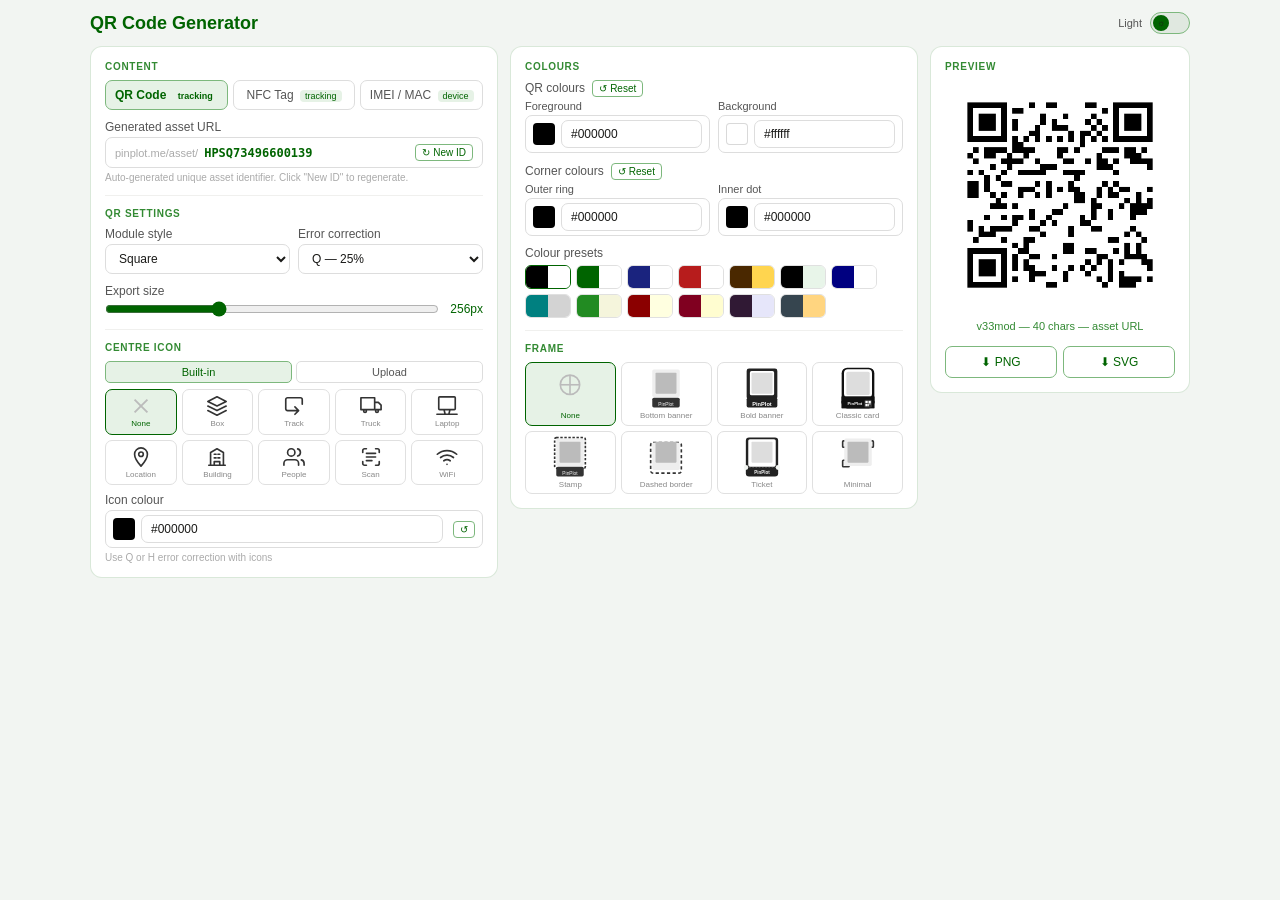
<file: QR/qr-generator.html>
<!DOCTYPE html>
<html lang="en">
<head>
<meta charset="UTF-8">
<meta name="viewport" content="width=device-width, initial-scale=1.0">
<title>QR Code Generator</title>
<style>
  /* ── Brand colour — change --primary to rebrand ── */
  :root {
    --primary: #006400; --primary-light: #e6f2e6; --primary-mid: #338a33; --primary-border: #7db87d;
    /* Light mode surfaces */
    --bg-page:   #f2f5f2;
    --bg-panel:  #ffffff;
    --bg-input:  #ffffff;
    --border:    rgba(0,100,0,0.15);
    --border-ui: #ddd;
    --text-pri:  #1a1a18;
    --text-sec:  #555;
    --text-hint: #aaa;
    --text-muted:#888;
    --section-div: #f0f0ee;
    --icon-border: #e0e0e0;
    --toggle-bg: #e0e8e0;
  }
  body.dark {
    --bg-page:   #12161f;
    --bg-panel:  #1a2030;
    --bg-input:  #222a3a;
    --border:    rgba(100,180,100,0.18);
    --border-ui: #2e3a4e;
    --text-pri:  #e8edf5;
    --text-sec:  #9ab0c8;
    --text-hint: #5a7090;
    --text-muted:#6a8aaa;
    --section-div: #1e2a3a;
    --icon-border: #2a3848;
    --toggle-bg: #1e3a2a;
    --primary-light: rgba(0,100,0,0.22);
    --primary-border: #3a7a3a;
  }
  *, *::before, *::after { box-sizing: border-box; margin: 0; padding: 0; }
  html, body { height: 100%; }
  body { font-family: -apple-system, BlinkMacSystemFont, 'Segoe UI', sans-serif; background: var(--bg-page); color: var(--text-pri); padding: 12px 16px; min-width: 900px; overflow-x: auto; transition: background 0.2s, color 0.2s; }
  .topbar { display: flex; align-items: center; justify-content: space-between; margin-bottom: 12px; }
  h1 { font-size: 18px; font-weight: 600; color: var(--primary); margin: 0; }
  .theme-toggle { display: flex; align-items: center; gap: 8px; cursor: pointer; user-select: none; }
  .theme-toggle-track { width: 40px; height: 22px; background: var(--toggle-bg); border-radius: 11px; position: relative; transition: background 0.2s; border: 1px solid var(--primary-border); }
  .theme-toggle-thumb { position: absolute; top: 2px; left: 2px; width: 16px; height: 16px; background: var(--primary); border-radius: 50%; transition: transform 0.2s; display: flex; align-items: center; justify-content: center; font-size: 9px; }
  body.dark .theme-toggle-thumb { transform: translateX(18px); }
  .theme-toggle-label { font-size: 11px; color: var(--text-sec); }
  .app { display: grid; grid-template-columns: 1fr 1fr 260px; gap: 12px; max-width: 1100px; margin: 0 auto; align-items: start; }
  .panel { background: var(--bg-panel); border: 1px solid var(--border); border-radius: 12px; padding: 14px; transition: background 0.2s; }
  .preview-col .panel { position: sticky; top: 12px; }
  .slabel { font-size: 10px; font-weight: 700; color: var(--primary-mid); text-transform: uppercase; letter-spacing: 0.07em; margin: 0 0 8px; }
  .section-gap { margin-top: 12px; padding-top: 12px; border-top: 1px solid var(--section-div); }
  .field { margin-bottom: 10px; }
  .field:last-child { margin-bottom: 0; }
  .field label { display: block; font-size: 12px; color: var(--text-sec); margin-bottom: 3px; }
  .field input[type=text], .field input[type=url], .field select {
    width: 100%; padding: 6px 9px; border: 1px solid var(--border-ui); border-radius: 7px;
    font-size: 12px; font-family: inherit; background: var(--bg-input); color: var(--text-pri); outline: none;
  }
  .field input:focus, .field select:focus { border-color: var(--primary); box-shadow: 0 0 0 2px rgba(0,100,0,0.1); }
  .tabs { display: flex; gap: 5px; margin-bottom: 10px; }
  .tab { flex: 1; padding: 7px 4px; font-size: 12px; font-weight: 500; border: 1px solid var(--border-ui); border-radius: 7px; cursor: pointer; background: var(--bg-input); color: var(--text-sec); }
  .tab.active { background: var(--primary-light); color: var(--primary); border-color: var(--primary-border); font-weight: 600; }
  input[type=color] { width: 100%; height: 32px; padding: 2px 3px; border: 1px solid var(--border-ui); border-radius: 7px; cursor: pointer; }
  .qr-preview { display: flex; flex-direction: column; align-items: center; gap: 10px; }
  #qr-canvas { display: none; }
  #composite-canvas { border-radius: 8px; width: 100% !important; height: auto !important; max-width: 232px; display: block; }
  #preview-wrap { width: 100%; display: flex; justify-content: center; }
  .btn-row { display: flex; gap: 6px; width: 100%; }
  .btn { flex: 1; padding: 8px 0; font-size: 12px; font-weight: 500; border: 1px solid var(--primary-border); border-radius: 7px; cursor: pointer; background: var(--bg-input); color: var(--primary); }
  .btn:hover { background: var(--primary-light); }
  .btn:active { transform: scale(0.97); }
  .range-row { display: flex; align-items: center; gap: 6px; }
  .range-row input[type=range] { flex: 1; accent-color: var(--primary); }
  .range-val { font-size: 12px; font-weight: 500; min-width: 38px; text-align: right; color: var(--primary); }
  .hint { font-size: 10px; color: var(--text-hint); margin-top: 2px; }
  .status { font-size: 11px; color: var(--primary-mid); text-align: center; min-height: 16px; }
  .err { font-size: 11px; color: #c0392b; margin-top: 2px; display: none; }
  input[type=file] { font-size: 12px; color: var(--text-sec); width: 100%; }
  .badge { font-size: 9px; padding: 1px 5px; border-radius: 4px; margin-left: 3px; vertical-align: middle; }
  .bu { background: var(--primary-light); color: var(--primary); }
  .bi { background: var(--primary-light); color: var(--primary); }
  .icon-grid { display: grid; grid-template-columns: repeat(5, 1fr); gap: 5px; margin-top: 5px; }
  .icon-opt { border: 1.5px solid var(--icon-border); border-radius: 7px; cursor: pointer; padding: 5px 3px; display: flex; flex-direction: column; align-items: center; gap: 2px; background: var(--bg-panel); transition: border-color 0.12s, background 0.2s; }
  .icon-opt:hover { border-color: var(--primary-border); }
  .icon-opt.active { border-color: var(--primary); background: var(--primary-light); }
  .icon-opt svg { width: 22px; height: 22px; display: block; }
  .icon-opt span { font-size: 8px; color: var(--text-muted); text-align: center; line-height: 1.2; }
  .icon-opt.active span { color: var(--primary); }
  .icon-source-tabs { display: flex; gap: 4px; margin-bottom: 6px; }
  .icon-source-tab { flex: 1; padding: 4px; font-size: 11px; font-weight: 500; border: 1px solid var(--border-ui); border-radius: 5px; cursor: pointer; background: var(--bg-input); color: var(--text-sec); text-align: center; }
  .icon-source-tab.active { background: var(--primary-light); color: var(--primary); border-color: var(--primary-border); }
  .frame-grid { display: grid; grid-template-columns: repeat(4, 1fr); gap: 5px; margin-top: 5px; }
  .frame-opt { border: 1.5px solid var(--icon-border); border-radius: 7px; cursor: pointer; padding: 4px; display: flex; flex-direction: column; align-items: center; gap: 2px; background: var(--bg-panel); transition: border-color 0.12s, background 0.2s; }
  .frame-opt:hover { border-color: var(--primary-border); }
  .frame-opt.active { border-color: var(--primary); background: var(--primary-light); }
  .frame-opt svg { width: 36px; height: 42px; display: block; }
  .frame-opt span { font-size: 8px; color: var(--text-muted); text-align: center; line-height: 1.2; }
  .frame-opt.active span { color: var(--primary); }
  .preset-grid { display: flex; gap: 5px; flex-wrap: wrap; margin-top: 5px; }
  .preset-opt { display: flex; border: 1.5px solid var(--icon-border); border-radius: 6px; overflow: hidden; cursor: pointer; transition: border-color 0.12s; }
  .preset-opt:hover { border-color: var(--primary-border); }
  .preset-opt.active { border-color: var(--primary); }
  .preset-swatch { width: 22px; height: 22px; }
  .frame-label-wrap { margin-top: 6px; display: none; }
  .frame-label-wrap.visible { display: block; }
  .color-picker-row { display: flex; gap: 8px; }
  .color-picker-group { flex: 1; min-width: 0; }
  .color-picker-label { font-size: 11px; color: var(--text-sec); display: block; margin-bottom: 3px; }
  .color-input-wrap { display: flex; align-items: center; gap: 6px; border: 1px solid var(--border-ui); border-radius: 7px; padding: 4px 7px; background: var(--bg-input); }
  .color-input-wrap:focus-within { border-color: var(--primary); box-shadow: 0 0 0 2px rgba(0,100,0,0.1); }
  .color-swatch { width: 22px; height: 22px; border-radius: 4px; border: 1px solid rgba(0,0,0,0.15); cursor: pointer; flex-shrink: 0; position: relative; overflow: hidden; }
  .color-swatch:hover { transform: scale(1.1); }
  .color-swatch input[type=color] { position: absolute; inset: 0; width: 100%; height: 100%; opacity: 0; cursor: pointer; padding: 0; border: none; }
  .hex-input { border: none; outline: none; font-size: 12px; font-family: monospace; width: 58px; background: transparent; color: var(--text-pri); padding: 0; min-width: 0; }
  .reset-btn { font-size: 10px; padding: 2px 6px; border: 1px solid var(--primary-border); border-radius: 4px; cursor: pointer; background: var(--bg-input); color: var(--primary); margin-left: 4px; vertical-align: middle; white-space: nowrap; }
  .reset-btn:hover { background: var(--primary-light); }
  .two-col { display: grid; grid-template-columns: 1fr 1fr; gap: 8px; }
  .nfc-placeholder { display: flex; flex-direction: column; align-items: center; justify-content: center; gap: 10px; padding: 20px 10px; }
  .nfc-placeholder svg { opacity: 0.85; }
  .nfc-placeholder p { font-size: 11px; color: var(--text-hint); text-align: center; }
  .qr-settings-panel { transition: opacity 0.2s; }
  .qr-settings-panel.disabled { opacity: 0.35; pointer-events: none; }
  .btn-copy { width: 100%; padding: 9px 0; font-size: 12px; font-weight: 500; border: 1px solid var(--primary-border); border-radius: 7px; cursor: pointer; background: var(--bg-input); color: var(--primary); transition: background 0.15s; }
  .btn-copy:hover { background: var(--primary-light); }
  .btn-copy.copied { background: var(--primary-light); color: var(--primary); border-color: var(--primary); }
</style>
</head>
<body>
<div style="max-width:1100px;margin:0 auto">
  <div class="topbar">
    <h1>QR Code Generator</h1>
    <div class="theme-toggle" onclick="toggleTheme()" title="Toggle light / dark mode">
      <span class="theme-toggle-label" id="theme-label">Light</span>
      <div class="theme-toggle-track">
        <div class="theme-toggle-thumb" id="theme-thumb">&#9788;</div>
      </div>
    </div>
  </div>
  <div class="app">

    <!-- ── Col 1: Content ───────────────────────────────────────────── -->
    <div class="panel">
      <p class="slabel">Content</p>
      <div class="tabs">
        <button class="tab active" id="tab-url" onclick="setMode('url')">QR Code <span class="badge bu">tracking</span></button>
        <button class="tab" id="tab-nfc" onclick="setMode('nfc')">NFC Tag <span class="badge bu">tracking</span></button>
        <button class="tab" id="tab-imei" onclick="setMode('imei')">IMEI / MAC <span class="badge bi">device</span></button>
      </div>

      <!-- Asset QR mode: auto-generates HPSQ... URL -->
      <div id="mode-url">
        <div class="field">
          <label style="color:var(--text-sec);font-size:12px">Generated asset URL</label>
          <div style="display:flex;align-items:center;gap:6px;background:var(--bg-input);border:1px solid var(--border-ui);border-radius:7px;padding:6px 9px;">
            <span style="font-size:11px;color:var(--text-hint);white-space:nowrap">pinplot.me/asset/</span>
            <span id="url-generated-id" style="font-size:12px;font-family:monospace;font-weight:600;color:var(--primary);flex:1"></span>
            <button class="reset-btn" onclick="regenerateId('Q')" title="Generate new ID" style="margin-left:0;white-space:nowrap">&#8635; New ID</button>
          </div>
          <div class="hint" style="margin-top:4px">Auto-generated unique asset identifier. Click "New ID" to regenerate.</div>
        </div>
      </div>

      <!-- NFC Tag mode: auto-generates HPSN... URL -->
      <div id="mode-nfc" style="display:none">
        <div class="field">
          <label style="color:var(--text-sec);font-size:12px">Generated NFC tag URL</label>
          <div style="display:flex;align-items:center;gap:6px;background:var(--bg-input);border:1px solid var(--border-ui);border-radius:7px;padding:6px 9px;">
            <span style="font-size:11px;color:var(--text-hint);white-space:nowrap">pinplot.me/asset/</span>
            <span id="nfc-generated-id" style="font-size:12px;font-family:monospace;font-weight:600;color:var(--primary);flex:1"></span>
            <button class="reset-btn" onclick="regenerateId('N')" title="Generate new ID" style="margin-left:0;white-space:nowrap">&#8635; New ID</button>
          </div>
          <div class="hint" style="margin-top:4px">NFC tag identifier (N-prefix). Encode this URL onto your NFC tag.</div>
        </div>
      </div>

      <!-- IMEI / MAC mode -->
      <div id="mode-imei" style="display:none">
        <div class="field">
          <label>IMEI / MAC Address</label>
          <input type="text" id="imei-input" value="357012345678901" oninput="generate()" />
          <div id="imei-err" class="err">IMEI = 15 digits. MAC = AA:BB:CC:DD:EE:FF</div>
        </div>
        <div class="field">
          <label>Label prefix (optional)</label>
          <input type="text" id="imei-label" value="" placeholder="e.g. IMEI or MAC" oninput="generate()" />
          <div class="hint">Scans as plain text. Use a dedicated QR scanner app (e.g. Google Lens) on phones.</div>
        </div>
      </div>

      <div class="section-gap qr-settings-panel" id="qr-settings-panel">
        <p class="slabel">QR Settings</p>
        <div class="two-col">
          <div class="field">
            <label>Module style</label>
            <select id="mstyle" onchange="generate()">
              <option value="square">Square</option>
              <option value="rounded">Rounded</option>
              <option value="dots">Dots</option>
            </select>
          </div>
          <div class="field">
            <label>Error correction</label>
            <select id="ecc" onchange="generate()">
              <option value="L">L — 7%</option>
              <option value="M">M — 15%</option>
              <option value="Q" selected>Q — 25%</option>
              <option value="H">H — 30%</option>
            </select>
          </div>
        </div>
        <div class="field">
          <label>Export size</label>
          <div class="range-row">
            <input type="range" id="qsize" min="128" max="512" step="32" value="256" oninput="document.getElementById('sv').textContent=this.value+'px';generate()">
            <span class="range-val" id="sv">256px</span>
          </div>
        </div>
      </div>

      <div class="section-gap qr-settings-panel" id="icon-settings-panel">
        <p class="slabel">Centre Icon</p>
        <div class="icon-source-tabs">
          <div class="icon-source-tab active" onclick="setIconSource('preset')" id="tab-preset">Built-in</div>
          <div class="icon-source-tab" onclick="setIconSource('upload')" id="tab-upload">Upload</div>
        </div>
        <div id="icon-preset-panel">
          <div class="icon-grid" id="icon-grid"></div>
          <div class="field" style="margin-top:8px;margin-bottom:0">
            <label>Icon colour</label>
            <div class="color-input-wrap">
              <div class="color-swatch" id="ic-swatch" style="background:#000000"><input type="color" id="ic" value="#000000" oninput="syncHex('ic')"></div>
              <input type="text" id="ic-hex" value="#000000" maxlength="7" placeholder="#000000" oninput="syncColor('ic')" class="hex-input">
              <button class="reset-btn" onclick="setColorValue('ic','#000000');renderBuiltinIcon()">&#x21BA;</button>
            </div>
          </div>
        </div>
        <div id="icon-upload-panel" style="display:none">
          <input type="file" id="iconfile" accept="image/*" onchange="loadIcon(event)">
          <div id="icon-preview-row" style="display:none; align-items:center; gap:8px; margin-top:6px;">
            <img id="icon-preview" alt="icon" style="width:32px;height:32px;object-fit:contain;border-radius:5px;border:1px solid #eee;">
            <button class="reset-btn" onclick="removeIcon()">&#x2715; Remove</button>
          </div>
        </div>
        <div id="isizewrap" style="display:none; margin-top:8px">
          <label style="font-size:12px;color:#555;display:block;margin-bottom:3px">Icon size</label>
          <div class="range-row">
            <input type="range" id="isize" min="8" max="30" step="1" value="20" oninput="document.getElementById('iv').textContent=this.value+'%';generate()">
            <span class="range-val" id="iv">20%</span>
          </div>
        </div>
        <div class="hint" style="margin-top:4px">Use Q or H error correction with icons</div>
      </div>
    </div>

    <!-- ── Col 2: Style ─────────────────────────────────────────────── -->
    <div class="panel qr-settings-panel" id="style-panel">
      <p class="slabel">Colours</p>
      <div class="field">
        <label>QR colours <button class="reset-btn" onclick="resetColors()">&#x21BA; Reset</button></label>
        <div class="color-picker-row">
          <div class="color-picker-group">
            <span class="color-picker-label">Foreground</span>
            <div class="color-input-wrap">
              <div class="color-swatch" id="fg-swatch" style="background:#000000"><input type="color" id="fg" value="#000000" oninput="syncHex('fg')"></div>
              <input type="text" id="fg-hex" value="#000000" maxlength="7" placeholder="#000000" oninput="syncColor('fg')" class="hex-input">
            </div>
          </div>
          <div class="color-picker-group">
            <span class="color-picker-label">Background</span>
            <div class="color-input-wrap">
              <div class="color-swatch" id="bg-swatch" style="background:#ffffff"><input type="color" id="bg" value="#ffffff" oninput="syncHex('bg')"></div>
              <input type="text" id="bg-hex" value="#ffffff" maxlength="7" placeholder="#ffffff" oninput="syncColor('bg')" class="hex-input">
            </div>
          </div>
        </div>
      </div>

      <div class="field">
        <label>Corner colours <button class="reset-btn" onclick="resetCornerColors()">&#x21BA; Reset</button></label>
        <div class="color-picker-row">
          <div class="color-picker-group">
            <span class="color-picker-label">Outer ring</span>
            <div class="color-input-wrap">
              <div class="color-swatch" id="co-swatch" style="background:#000000"><input type="color" id="co" value="#000000" oninput="syncHex('co')"></div>
              <input type="text" id="co-hex" value="#000000" maxlength="7" placeholder="#000000" oninput="syncColor('co')" class="hex-input">
            </div>
          </div>
          <div class="color-picker-group">
            <span class="color-picker-label">Inner dot</span>
            <div class="color-input-wrap">
              <div class="color-swatch" id="ci-swatch" style="background:#000000"><input type="color" id="ci" value="#000000" oninput="syncHex('ci')"></div>
              <input type="text" id="ci-hex" value="#000000" maxlength="7" placeholder="#000000" oninput="syncColor('ci')" class="hex-input">
            </div>
          </div>
        </div>
      </div>

      <div class="field">
        <label>Colour presets</label>
        <div class="preset-grid" id="preset-grid"></div>
      </div>

      <div class="section-gap">
        <p class="slabel">Frame</p>
        <div class="frame-grid" id="frame-grid"></div>
        <div class="frame-label-wrap" id="frame-label-wrap">
          <label style="font-size:12px;color:#555;display:block;margin-bottom:3px">Label text</label>
          <input type="text" id="frame-label-text" value="PinPlot" maxlength="24" oninput="generate()" style="width:100%;padding:6px 9px;border:1px solid #ddd;border-radius:7px;font-size:12px;font-family:inherit;outline:none;">
        </div>
      </div>
    </div>

    <!-- ── Col 3: Preview (sticky) ──────────────────────────────────── -->
    <div class="preview-col">
      <div class="panel">
        <p class="slabel" id="preview-label">Preview</p>
        <div class="qr-preview">
          <canvas id="qr-canvas" width="256" height="256" style="display:none"></canvas>

          <!-- QR preview (shown for URL / IMEI modes) -->
          <div id="preview-wrap"><canvas id="composite-canvas" width="256" height="256"></canvas></div>

          <!-- NFC placeholder (shown for NFC mode only) -->
          <div id="nfc-placeholder-wrap" style="display:none;width:100%">
            <div class="nfc-placeholder">
              <svg width="140" height="140" viewBox="0 0 140 140" fill="none" xmlns="http://www.w3.org/2000/svg">
                <!-- Black filled circle background -->
                <circle cx="70" cy="70" r="68" fill="var(--primary)"/>
                <!-- WiFi-style arcs (white, pointing up) -->
                <!-- Bottom dot -->
                <circle cx="70" cy="95" r="5" fill="white"/>
                <!-- Small arc -->
                <path d="M54 80 Q70 64 86 80" stroke="white" stroke-width="6" stroke-linecap="round" fill="none"/>
                <!-- Medium arc -->
                <path d="M41 67 Q70 40 99 67" stroke="white" stroke-width="6" stroke-linecap="round" fill="none"/>
                <!-- Large arc -->
                <path d="M28 54 Q70 16 112 54" stroke="white" stroke-width="6" stroke-linecap="round" fill="none"/>
                <!-- NFC text -->
                <text x="70" y="122" font-family="-apple-system,BlinkMacSystemFont,'Segoe UI',sans-serif" font-size="16" font-weight="700" fill="white" text-anchor="middle" letter-spacing="2">NFC</text>
              </svg>
              <p id="nfc-url-display" style="font-family:monospace;font-size:10px;color:var(--primary);word-break:break-all;text-align:center;padding:0 4px;margin-top:-4px"></p>
              <p style="font-size:10px;color:var(--text-hint);text-align:center;line-height:1.5">No QR code needed.<br>Copy the URL below and write it to your NFC chip.</p>
            </div>
          </div>

          <div id="status" class="status">Generating...</div>

          <!-- QR download buttons (hidden in NFC mode) -->
          <div id="dl-buttons" class="btn-row">
            <button class="btn" onclick="dlPNG()">⬇ PNG</button>
            <button class="btn" onclick="dlSVG()">⬇ SVG</button>
          </div>

          <!-- NFC copy URL button (shown in NFC mode only) -->
          <div id="nfc-buttons" style="display:none;width:100%">
            <button class="btn-copy" id="copy-btn" onclick="copyNfcUrl()">&#128279; Copy NFC URL</button>
          </div>
        </div>
      </div>
    </div>

  </div>
</div>

<script>
//---------------------------------------------------------------------
//
// QR Code Generator for JavaScript
//
// Copyright (c) 2009 Kazuhiko Arase
//
// URL: http://www.d-project.com/
//
// Licensed under the MIT license:
//  http://www.opensource.org/licenses/mit-license.php
//
// The word 'QR Code' is registered trademark of
// DENSO WAVE INCORPORATED
//  http://www.denso-wave.com/qrcode/faqpatent-e.html
//
//---------------------------------------------------------------------

var qrcode = function() {

  //---------------------------------------------------------------------
  // qrcode
  //---------------------------------------------------------------------

  /**
   * qrcode
   * @param typeNumber 1 to 40
   * @param errorCorrectionLevel 'L','M','Q','H'
   */
  var qrcode = function(typeNumber, errorCorrectionLevel) {

    var PAD0 = 0xEC;
    var PAD1 = 0x11;

    var _typeNumber = typeNumber;
    var _errorCorrectionLevel = QRErrorCorrectionLevel[errorCorrectionLevel];
    var _modules = null;
    var _moduleCount = 0;
    var _dataCache = null;
    var _dataList = [];

    var _this = {};

    var makeImpl = function(test, maskPattern) {

      _moduleCount = _typeNumber * 4 + 17;
      _modules = function(moduleCount) {
        var modules = new Array(moduleCount);
        for (var row = 0; row < moduleCount; row += 1) {
          modules[row] = new Array(moduleCount);
          for (var col = 0; col < moduleCount; col += 1) {
            modules[row][col] = null;
          }
        }
        return modules;
      }(_moduleCount);

      setupPositionProbePattern(0, 0);
      setupPositionProbePattern(_moduleCount - 7, 0);
      setupPositionProbePattern(0, _moduleCount - 7);
      setupPositionAdjustPattern();
      setupTimingPattern();
      setupTypeInfo(test, maskPattern);

      if (_typeNumber >= 7) {
        setupTypeNumber(test);
      }

      if (_dataCache == null) {
        _dataCache = createData(_typeNumber, _errorCorrectionLevel, _dataList);
      }

      mapData(_dataCache, maskPattern);
    };

    var setupPositionProbePattern = function(row, col) {

      for (var r = -1; r <= 7; r += 1) {

        if (row + r <= -1 || _moduleCount <= row + r) continue;

        for (var c = -1; c <= 7; c += 1) {

          if (col + c <= -1 || _moduleCount <= col + c) continue;

          if ( (0 <= r && r <= 6 && (c == 0 || c == 6) )
              || (0 <= c && c <= 6 && (r == 0 || r == 6) )
              || (2 <= r && r <= 4 && 2 <= c && c <= 4) ) {
            _modules[row + r][col + c] = true;
          } else {
            _modules[row + r][col + c] = false;
          }
        }
      }
    };

    var getBestMaskPattern = function() {

      var minLostPoint = 0;
      var pattern = 0;

      for (var i = 0; i < 8; i += 1) {

        makeImpl(true, i);

        var lostPoint = QRUtil.getLostPoint(_this);

        if (i == 0 || minLostPoint > lostPoint) {
          minLostPoint = lostPoint;
          pattern = i;
        }
      }

      return pattern;
    };

    var setupTimingPattern = function() {

      for (var r = 8; r < _moduleCount - 8; r += 1) {
        if (_modules[r][6] != null) {
          continue;
        }
        _modules[r][6] = (r % 2 == 0);
      }

      for (var c = 8; c < _moduleCount - 8; c += 1) {
        if (_modules[6][c] != null) {
          continue;
        }
        _modules[6][c] = (c % 2 == 0);
      }
    };

    var setupPositionAdjustPattern = function() {

      var pos = QRUtil.getPatternPosition(_typeNumber);

      for (var i = 0; i < pos.length; i += 1) {

        for (var j = 0; j < pos.length; j += 1) {

          var row = pos[i];
          var col = pos[j];

          if (_modules[row][col] != null) {
            continue;
          }

          for (var r = -2; r <= 2; r += 1) {

            for (var c = -2; c <= 2; c += 1) {

              if (r == -2 || r == 2 || c == -2 || c == 2
                  || (r == 0 && c == 0) ) {
                _modules[row + r][col + c] = true;
              } else {
                _modules[row + r][col + c] = false;
              }
            }
          }
        }
      }
    };

    var setupTypeNumber = function(test) {

      var bits = QRUtil.getBCHTypeNumber(_typeNumber);

      for (var i = 0; i < 18; i += 1) {
        var mod = (!test && ( (bits >> i) & 1) == 1);
        _modules[Math.floor(i / 3)][i % 3 + _moduleCount - 8 - 3] = mod;
      }

      for (var i = 0; i < 18; i += 1) {
        var mod = (!test && ( (bits >> i) & 1) == 1);
        _modules[i % 3 + _moduleCount - 8 - 3][Math.floor(i / 3)] = mod;
      }
    };

    var setupTypeInfo = function(test, maskPattern) {

      var data = (_errorCorrectionLevel << 3) | maskPattern;
      var bits = QRUtil.getBCHTypeInfo(data);

      // vertical
      for (var i = 0; i < 15; i += 1) {

        var mod = (!test && ( (bits >> i) & 1) == 1);

        if (i < 6) {
          _modules[i][8] = mod;
        } else if (i < 8) {
          _modules[i + 1][8] = mod;
        } else {
          _modules[_moduleCount - 15 + i][8] = mod;
        }
      }

      // horizontal
      for (var i = 0; i < 15; i += 1) {

        var mod = (!test && ( (bits >> i) & 1) == 1);

        if (i < 8) {
          _modules[8][_moduleCount - i - 1] = mod;
        } else if (i < 9) {
          _modules[8][15 - i - 1 + 1] = mod;
        } else {
          _modules[8][15 - i - 1] = mod;
        }
      }

      // fixed module
      _modules[_moduleCount - 8][8] = (!test);
    };

    var mapData = function(data, maskPattern) {

      var inc = -1;
      var row = _moduleCount - 1;
      var bitIndex = 7;
      var byteIndex = 0;
      var maskFunc = QRUtil.getMaskFunction(maskPattern);

      for (var col = _moduleCount - 1; col > 0; col -= 2) {

        if (col == 6) col -= 1;

        while (true) {

          for (var c = 0; c < 2; c += 1) {

            if (_modules[row][col - c] == null) {

              var dark = false;

              if (byteIndex < data.length) {
                dark = ( ( (data[byteIndex] >>> bitIndex) & 1) == 1);
              }

              var mask = maskFunc(row, col - c);

              if (mask) {
                dark = !dark;
              }

              _modules[row][col - c] = dark;
              bitIndex -= 1;

              if (bitIndex == -1) {
                byteIndex += 1;
                bitIndex = 7;
              }
            }
          }

          row += inc;

          if (row < 0 || _moduleCount <= row) {
            row -= inc;
            inc = -inc;
            break;
          }
        }
      }
    };

    var createBytes = function(buffer, rsBlocks) {

      var offset = 0;

      var maxDcCount = 0;
      var maxEcCount = 0;

      var dcdata = new Array(rsBlocks.length);
      var ecdata = new Array(rsBlocks.length);

      for (var r = 0; r < rsBlocks.length; r += 1) {

        var dcCount = rsBlocks[r].dataCount;
        var ecCount = rsBlocks[r].totalCount - dcCount;

        maxDcCount = Math.max(maxDcCount, dcCount);
        maxEcCount = Math.max(maxEcCount, ecCount);

        dcdata[r] = new Array(dcCount);

        for (var i = 0; i < dcdata[r].length; i += 1) {
          dcdata[r][i] = 0xff & buffer.getBuffer()[i + offset];
        }
        offset += dcCount;

        var rsPoly = QRUtil.getErrorCorrectPolynomial(ecCount);
        var rawPoly = qrPolynomial(dcdata[r], rsPoly.getLength() - 1);

        var modPoly = rawPoly.mod(rsPoly);
        ecdata[r] = new Array(rsPoly.getLength() - 1);
        for (var i = 0; i < ecdata[r].length; i += 1) {
          var modIndex = i + modPoly.getLength() - ecdata[r].length;
          ecdata[r][i] = (modIndex >= 0)? modPoly.getAt(modIndex) : 0;
        }
      }

      var totalCodeCount = 0;
      for (var i = 0; i < rsBlocks.length; i += 1) {
        totalCodeCount += rsBlocks[i].totalCount;
      }

      var data = new Array(totalCodeCount);
      var index = 0;

      for (var i = 0; i < maxDcCount; i += 1) {
        for (var r = 0; r < rsBlocks.length; r += 1) {
          if (i < dcdata[r].length) {
            data[index] = dcdata[r][i];
            index += 1;
          }
        }
      }

      for (var i = 0; i < maxEcCount; i += 1) {
        for (var r = 0; r < rsBlocks.length; r += 1) {
          if (i < ecdata[r].length) {
            data[index] = ecdata[r][i];
            index += 1;
          }
        }
      }

      return data;
    };

    var createData = function(typeNumber, errorCorrectionLevel, dataList) {

      var rsBlocks = QRRSBlock.getRSBlocks(typeNumber, errorCorrectionLevel);

      var buffer = qrBitBuffer();

      for (var i = 0; i < dataList.length; i += 1) {
        var data = dataList[i];
        buffer.put(data.getMode(), 4);
        buffer.put(data.getLength(), QRUtil.getLengthInBits(data.getMode(), typeNumber) );
        data.write(buffer);
      }

      // calc num max data.
      var totalDataCount = 0;
      for (var i = 0; i < rsBlocks.length; i += 1) {
        totalDataCount += rsBlocks[i].dataCount;
      }

      if (buffer.getLengthInBits() > totalDataCount * 8) {
        throw 'code length overflow. ('
          + buffer.getLengthInBits()
          + '>'
          + totalDataCount * 8
          + ')';
      }

      // end code
      if (buffer.getLengthInBits() + 4 <= totalDataCount * 8) {
        buffer.put(0, 4);
      }

      // padding
      while (buffer.getLengthInBits() % 8 != 0) {
        buffer.putBit(false);
      }

      // padding
      while (true) {

        if (buffer.getLengthInBits() >= totalDataCount * 8) {
          break;
        }
        buffer.put(PAD0, 8);

        if (buffer.getLengthInBits() >= totalDataCount * 8) {
          break;
        }
        buffer.put(PAD1, 8);
      }

      return createBytes(buffer, rsBlocks);
    };

    _this.addData = function(data, mode) {

      mode = mode || 'Byte';

      var newData = null;

      switch(mode) {
      case 'Numeric' :
        newData = qrNumber(data);
        break;
      case 'Alphanumeric' :
        newData = qrAlphaNum(data);
        break;
      case 'Byte' :
        newData = qr8BitByte(data);
        break;
      case 'Kanji' :
        newData = qrKanji(data);
        break;
      default :
        throw 'mode:' + mode;
      }

      _dataList.push(newData);
      _dataCache = null;
    };

    _this.isDark = function(row, col) {
      if (row < 0 || _moduleCount <= row || col < 0 || _moduleCount <= col) {
        throw row + ',' + col;
      }
      return _modules[row][col];
    };

    _this.getModuleCount = function() {
      return _moduleCount;
    };

    _this.make = function() {
      if (_typeNumber < 1) {
        var typeNumber = 1;

        for (; typeNumber < 40; typeNumber++) {
          var rsBlocks = QRRSBlock.getRSBlocks(typeNumber, _errorCorrectionLevel);
          var buffer = qrBitBuffer();

          for (var i = 0; i < _dataList.length; i++) {
            var data = _dataList[i];
            buffer.put(data.getMode(), 4);
            buffer.put(data.getLength(), QRUtil.getLengthInBits(data.getMode(), typeNumber) );
            data.write(buffer);
          }

          var totalDataCount = 0;
          for (var i = 0; i < rsBlocks.length; i++) {
            totalDataCount += rsBlocks[i].dataCount;
          }

          if (buffer.getLengthInBits() <= totalDataCount * 8) {
            break;
          }
        }

        _typeNumber = typeNumber;
      }

      makeImpl(false, getBestMaskPattern() );
    };

    _this.createTableTag = function(cellSize, margin) {

      cellSize = cellSize || 2;
      margin = (typeof margin == 'undefined')? cellSize * 4 : margin;

      var qrHtml = '';

      qrHtml += '<table style="';
      qrHtml += ' border-width: 0px; border-style: none;';
      qrHtml += ' border-collapse: collapse;';
      qrHtml += ' padding: 0px; margin: ' + margin + 'px;';
      qrHtml += '">';
      qrHtml += '<tbody>';

      for (var r = 0; r < _this.getModuleCount(); r += 1) {

        qrHtml += '<tr>';

        for (var c = 0; c < _this.getModuleCount(); c += 1) {
          qrHtml += '<td style="';
          qrHtml += ' border-width: 0px; border-style: none;';
          qrHtml += ' border-collapse: collapse;';
          qrHtml += ' padding: 0px; margin: 0px;';
          qrHtml += ' width: ' + cellSize + 'px;';
          qrHtml += ' height: ' + cellSize + 'px;';
          qrHtml += ' background-color: ';
          qrHtml += _this.isDark(r, c)? '#000000' : '#ffffff';
          qrHtml += ';';
          qrHtml += '"/>';
        }

        qrHtml += '</tr>';
      }

      qrHtml += '</tbody>';
      qrHtml += '</table>';

      return qrHtml;
    };

    _this.createSvgTag = function(cellSize, margin, alt, title) {

      var opts = {};
      if (typeof arguments[0] == 'object') {
        // Called by options.
        opts = arguments[0];
        // overwrite cellSize and margin.
        cellSize = opts.cellSize;
        margin = opts.margin;
        alt = opts.alt;
        title = opts.title;
      }

      cellSize = cellSize || 2;
      margin = (typeof margin == 'undefined')? cellSize * 4 : margin;

      // Compose alt property surrogate
      alt = (typeof alt === 'string') ? {text: alt} : alt || {};
      alt.text = alt.text || null;
      alt.id = (alt.text) ? alt.id || 'qrcode-description' : null;

      // Compose title property surrogate
      title = (typeof title === 'string') ? {text: title} : title || {};
      title.text = title.text || null;
      title.id = (title.text) ? title.id || 'qrcode-title' : null;

      var size = _this.getModuleCount() * cellSize + margin * 2;
      var c, mc, r, mr, qrSvg='', rect;

      rect = 'l' + cellSize + ',0 0,' + cellSize +
        ' -' + cellSize + ',0 0,-' + cellSize + 'z ';

      qrSvg += '<svg version="1.1" xmlns="http://www.w3.org/2000/svg"';
      qrSvg += !opts.scalable ? ' width="' + size + 'px" height="' + size + 'px"' : '';
      qrSvg += ' viewBox="0 0 ' + size + ' ' + size + '" ';
      qrSvg += ' preserveAspectRatio="xMinYMin meet"';
      qrSvg += (title.text || alt.text) ? ' role="img" aria-labelledby="' +
          escapeXml([title.id, alt.id].join(' ').trim() ) + '"' : '';
      qrSvg += '>';
      qrSvg += (title.text) ? '<title id="' + escapeXml(title.id) + '">' +
          escapeXml(title.text) + '</title>' : '';
      qrSvg += (alt.text) ? '<description id="' + escapeXml(alt.id) + '">' +
          escapeXml(alt.text) + '</description>' : '';
      qrSvg += '<rect width="100%" height="100%" fill="white" cx="0" cy="0"/>';
      qrSvg += '<path d="';

      for (r = 0; r < _this.getModuleCount(); r += 1) {
        mr = r * cellSize + margin;
        for (c = 0; c < _this.getModuleCount(); c += 1) {
          if (_this.isDark(r, c) ) {
            mc = c*cellSize+margin;
            qrSvg += 'M' + mc + ',' + mr + rect;
          }
        }
      }

      qrSvg += '" stroke="transparent" fill="black"/>';
      qrSvg += '</svg>';

      return qrSvg;
    };

    _this.createDataURL = function(cellSize, margin) {

      cellSize = cellSize || 2;
      margin = (typeof margin == 'undefined')? cellSize * 4 : margin;

      var size = _this.getModuleCount() * cellSize + margin * 2;
      var min = margin;
      var max = size - margin;

      return createDataURL(size, size, function(x, y) {
        if (min <= x && x < max && min <= y && y < max) {
          var c = Math.floor( (x - min) / cellSize);
          var r = Math.floor( (y - min) / cellSize);
          return _this.isDark(r, c)? 0 : 1;
        } else {
          return 1;
        }
      } );
    };

    _this.createImgTag = function(cellSize, margin, alt) {

      cellSize = cellSize || 2;
      margin = (typeof margin == 'undefined')? cellSize * 4 : margin;

      var size = _this.getModuleCount() * cellSize + margin * 2;

      var img = '';
      img += '<img';
      img += '\u0020src="';
      img += _this.createDataURL(cellSize, margin);
      img += '"';
      img += '\u0020width="';
      img += size;
      img += '"';
      img += '\u0020height="';
      img += size;
      img += '"';
      if (alt) {
        img += '\u0020alt="';
        img += escapeXml(alt);
        img += '"';
      }
      img += '/>';

      return img;
    };

    var escapeXml = function(s) {
      var escaped = '';
      for (var i = 0; i < s.length; i += 1) {
        var c = s.charAt(i);
        switch(c) {
        case '<': escaped += '&lt;'; break;
        case '>': escaped += '&gt;'; break;
        case '&': escaped += '&amp;'; break;
        case '"': escaped += '&quot;'; break;
        default : escaped += c; break;
        }
      }
      return escaped;
    };

    var _createHalfASCII = function(margin) {
      var cellSize = 1;
      margin = (typeof margin == 'undefined')? cellSize * 2 : margin;

      var size = _this.getModuleCount() * cellSize + margin * 2;
      var min = margin;
      var max = size - margin;

      var y, x, r1, r2, p;

      var blocks = {
        '██': '█',
        '█ ': '▀',
        ' █': '▄',
        '  ': ' '
      };

      var blocksLastLineNoMargin = {
        '██': '▀',
        '█ ': '▀',
        ' █': ' ',
        '  ': ' '
      };

      var ascii = '';
      for (y = 0; y < size; y += 2) {
        r1 = Math.floor((y - min) / cellSize);
        r2 = Math.floor((y + 1 - min) / cellSize);
        for (x = 0; x < size; x += 1) {
          p = '█';

          if (min <= x && x < max && min <= y && y < max && _this.isDark(r1, Math.floor((x - min) / cellSize))) {
            p = ' ';
          }

          if (min <= x && x < max && min <= y+1 && y+1 < max && _this.isDark(r2, Math.floor((x - min) / cellSize))) {
            p += ' ';
          }
          else {
            p += '█';
          }

          // Output 2 characters per pixel, to create full square. 1 character per pixels gives only half width of square.
          ascii += (margin < 1 && y+1 >= max) ? blocksLastLineNoMargin[p] : blocks[p];
        }

        ascii += '\n';
      }

      if (size % 2 && margin > 0) {
        return ascii.substring(0, ascii.length - size - 1) + Array(size+1).join('▀');
      }

      return ascii.substring(0, ascii.length-1);
    };

    _this.createASCII = function(cellSize, margin) {
      cellSize = cellSize || 1;

      if (cellSize < 2) {
        return _createHalfASCII(margin);
      }

      cellSize -= 1;
      margin = (typeof margin == 'undefined')? cellSize * 2 : margin;

      var size = _this.getModuleCount() * cellSize + margin * 2;
      var min = margin;
      var max = size - margin;

      var y, x, r, p;

      var white = Array(cellSize+1).join('██');
      var black = Array(cellSize+1).join('  ');

      var ascii = '';
      var line = '';
      for (y = 0; y < size; y += 1) {
        r = Math.floor( (y - min) / cellSize);
        line = '';
        for (x = 0; x < size; x += 1) {
          p = 1;

          if (min <= x && x < max && min <= y && y < max && _this.isDark(r, Math.floor((x - min) / cellSize))) {
            p = 0;
          }

          // Output 2 characters per pixel, to create full square. 1 character per pixels gives only half width of square.
          line += p ? white : black;
        }

        for (r = 0; r < cellSize; r += 1) {
          ascii += line + '\n';
        }
      }

      return ascii.substring(0, ascii.length-1);
    };

    _this.renderTo2dContext = function(context, cellSize) {
      cellSize = cellSize || 2;
      var length = _this.getModuleCount();
      for (var row = 0; row < length; row++) {
        for (var col = 0; col < length; col++) {
          context.fillStyle = _this.isDark(row, col) ? 'black' : 'white';
          context.fillRect(col * cellSize, row * cellSize, cellSize, cellSize);
        }
      }
    }

    return _this;
  };

  //---------------------------------------------------------------------
  // qrcode.stringToBytes
  //---------------------------------------------------------------------

  qrcode.stringToBytesFuncs = {
    'default' : function(s) {
      var bytes = [];
      for (var i = 0; i < s.length; i += 1) {
        var c = s.charCodeAt(i);
        bytes.push(c & 0xff);
      }
      return bytes;
    }
  };

  qrcode.stringToBytes = qrcode.stringToBytesFuncs['default'];

  //---------------------------------------------------------------------
  // qrcode.createStringToBytes
  //---------------------------------------------------------------------

  /**
   * @param unicodeData base64 string of byte array.
   * [16bit Unicode],[16bit Bytes], ...
   * @param numChars
   */
  qrcode.createStringToBytes = function(unicodeData, numChars) {

    // create conversion map.

    var unicodeMap = function() {

      var bin = base64DecodeInputStream(unicodeData);
      var read = function() {
        var b = bin.read();
        if (b == -1) throw 'eof';
        return b;
      };

      var count = 0;
      var unicodeMap = {};
      while (true) {
        var b0 = bin.read();
        if (b0 == -1) break;
        var b1 = read();
        var b2 = read();
        var b3 = read();
        var k = String.fromCharCode( (b0 << 8) | b1);
        var v = (b2 << 8) | b3;
        unicodeMap[k] = v;
        count += 1;
      }
      if (count != numChars) {
        throw count + ' != ' + numChars;
      }

      return unicodeMap;
    }();

    var unknownChar = '?'.charCodeAt(0);

    return function(s) {
      var bytes = [];
      for (var i = 0; i < s.length; i += 1) {
        var c = s.charCodeAt(i);
        if (c < 128) {
          bytes.push(c);
        } else {
          var b = unicodeMap[s.charAt(i)];
          if (typeof b == 'number') {
            if ( (b & 0xff) == b) {
              // 1byte
              bytes.push(b);
            } else {
              // 2bytes
              bytes.push(b >>> 8);
              bytes.push(b & 0xff);
            }
          } else {
            bytes.push(unknownChar);
          }
        }
      }
      return bytes;
    };
  };

  //---------------------------------------------------------------------
  // QRMode
  //---------------------------------------------------------------------

  var QRMode = {
    MODE_NUMBER :    1 << 0,
    MODE_ALPHA_NUM : 1 << 1,
    MODE_8BIT_BYTE : 1 << 2,
    MODE_KANJI :     1 << 3
  };

  //---------------------------------------------------------------------
  // QRErrorCorrectionLevel
  //---------------------------------------------------------------------

  var QRErrorCorrectionLevel = {
    L : 1,
    M : 0,
    Q : 3,
    H : 2
  };

  //---------------------------------------------------------------------
  // QRMaskPattern
  //---------------------------------------------------------------------

  var QRMaskPattern = {
    PATTERN000 : 0,
    PATTERN001 : 1,
    PATTERN010 : 2,
    PATTERN011 : 3,
    PATTERN100 : 4,
    PATTERN101 : 5,
    PATTERN110 : 6,
    PATTERN111 : 7
  };

  //---------------------------------------------------------------------
  // QRUtil
  //---------------------------------------------------------------------

  var QRUtil = function() {

    var PATTERN_POSITION_TABLE = [
      [],
      [6, 18],
      [6, 22],
      [6, 26],
      [6, 30],
      [6, 34],
      [6, 22, 38],
      [6, 24, 42],
      [6, 26, 46],
      [6, 28, 50],
      [6, 30, 54],
      [6, 32, 58],
      [6, 34, 62],
      [6, 26, 46, 66],
      [6, 26, 48, 70],
      [6, 26, 50, 74],
      [6, 30, 54, 78],
      [6, 30, 56, 82],
      [6, 30, 58, 86],
      [6, 34, 62, 90],
      [6, 28, 50, 72, 94],
      [6, 26, 50, 74, 98],
      [6, 30, 54, 78, 102],
      [6, 28, 54, 80, 106],
      [6, 32, 58, 84, 110],
      [6, 30, 58, 86, 114],
      [6, 34, 62, 90, 118],
      [6, 26, 50, 74, 98, 122],
      [6, 30, 54, 78, 102, 126],
      [6, 26, 52, 78, 104, 130],
      [6, 30, 56, 82, 108, 134],
      [6, 34, 60, 86, 112, 138],
      [6, 30, 58, 86, 114, 142],
      [6, 34, 62, 90, 118, 146],
      [6, 30, 54, 78, 102, 126, 150],
      [6, 24, 50, 76, 102, 128, 154],
      [6, 28, 54, 80, 106, 132, 158],
      [6, 32, 58, 84, 110, 136, 162],
      [6, 26, 54, 82, 110, 138, 166],
      [6, 30, 58, 86, 114, 142, 170]
    ];
    var G15 = (1 << 10) | (1 << 8) | (1 << 5) | (1 << 4) | (1 << 2) | (1 << 1) | (1 << 0);
    var G18 = (1 << 12) | (1 << 11) | (1 << 10) | (1 << 9) | (1 << 8) | (1 << 5) | (1 << 2) | (1 << 0);
    var G15_MASK = (1 << 14) | (1 << 12) | (1 << 10) | (1 << 4) | (1 << 1);

    var _this = {};

    var getBCHDigit = function(data) {
      var digit = 0;
      while (data != 0) {
        digit += 1;
        data >>>= 1;
      }
      return digit;
    };

    _this.getBCHTypeInfo = function(data) {
      var d = data << 10;
      while (getBCHDigit(d) - getBCHDigit(G15) >= 0) {
        d ^= (G15 << (getBCHDigit(d) - getBCHDigit(G15) ) );
      }
      return ( (data << 10) | d) ^ G15_MASK;
    };

    _this.getBCHTypeNumber = function(data) {
      var d = data << 12;
      while (getBCHDigit(d) - getBCHDigit(G18) >= 0) {
        d ^= (G18 << (getBCHDigit(d) - getBCHDigit(G18) ) );
      }
      return (data << 12) | d;
    };

    _this.getPatternPosition = function(typeNumber) {
      return PATTERN_POSITION_TABLE[typeNumber - 1];
    };

    _this.getMaskFunction = function(maskPattern) {

      switch (maskPattern) {

      case QRMaskPattern.PATTERN000 :
        return function(i, j) { return (i + j) % 2 == 0; };
      case QRMaskPattern.PATTERN001 :
        return function(i, j) { return i % 2 == 0; };
      case QRMaskPattern.PATTERN010 :
        return function(i, j) { return j % 3 == 0; };
      case QRMaskPattern.PATTERN011 :
        return function(i, j) { return (i + j) % 3 == 0; };
      case QRMaskPattern.PATTERN100 :
        return function(i, j) { return (Math.floor(i / 2) + Math.floor(j / 3) ) % 2 == 0; };
      case QRMaskPattern.PATTERN101 :
        return function(i, j) { return (i * j) % 2 + (i * j) % 3 == 0; };
      case QRMaskPattern.PATTERN110 :
        return function(i, j) { return ( (i * j) % 2 + (i * j) % 3) % 2 == 0; };
      case QRMaskPattern.PATTERN111 :
        return function(i, j) { return ( (i * j) % 3 + (i + j) % 2) % 2 == 0; };

      default :
        throw 'bad maskPattern:' + maskPattern;
      }
    };

    _this.getErrorCorrectPolynomial = function(errorCorrectLength) {
      var a = qrPolynomial([1], 0);
      for (var i = 0; i < errorCorrectLength; i += 1) {
        a = a.multiply(qrPolynomial([1, QRMath.gexp(i)], 0) );
      }
      return a;
    };

    _this.getLengthInBits = function(mode, type) {

      if (1 <= type && type < 10) {

        // 1 - 9

        switch(mode) {
        case QRMode.MODE_NUMBER    : return 10;
        case QRMode.MODE_ALPHA_NUM : return 9;
        case QRMode.MODE_8BIT_BYTE : return 8;
        case QRMode.MODE_KANJI     : return 8;
        default :
          throw 'mode:' + mode;
        }

      } else if (type < 27) {

        // 10 - 26

        switch(mode) {
        case QRMode.MODE_NUMBER    : return 12;
        case QRMode.MODE_ALPHA_NUM : return 11;
        case QRMode.MODE_8BIT_BYTE : return 16;
        case QRMode.MODE_KANJI     : return 10;
        default :
          throw 'mode:' + mode;
        }

      } else if (type < 41) {

        // 27 - 40

        switch(mode) {
        case QRMode.MODE_NUMBER    : return 14;
        case QRMode.MODE_ALPHA_NUM : return 13;
        case QRMode.MODE_8BIT_BYTE : return 16;
        case QRMode.MODE_KANJI     : return 12;
        default :
          throw 'mode:' + mode;
        }

      } else {
        throw 'type:' + type;
      }
    };

    _this.getLostPoint = function(qrcode) {

      var moduleCount = qrcode.getModuleCount();

      var lostPoint = 0;

      // LEVEL1

      for (var row = 0; row < moduleCount; row += 1) {
        for (var col = 0; col < moduleCount; col += 1) {

          var sameCount = 0;
          var dark = qrcode.isDark(row, col);

          for (var r = -1; r <= 1; r += 1) {

            if (row + r < 0 || moduleCount <= row + r) {
              continue;
            }

            for (var c = -1; c <= 1; c += 1) {

              if (col + c < 0 || moduleCount <= col + c) {
                continue;
              }

              if (r == 0 && c == 0) {
                continue;
              }

              if (dark == qrcode.isDark(row + r, col + c) ) {
                sameCount += 1;
              }
            }
          }

          if (sameCount > 5) {
            lostPoint += (3 + sameCount - 5);
          }
        }
      };

      // LEVEL2

      for (var row = 0; row < moduleCount - 1; row += 1) {
        for (var col = 0; col < moduleCount - 1; col += 1) {
          var count = 0;
          if (qrcode.isDark(row, col) ) count += 1;
          if (qrcode.isDark(row + 1, col) ) count += 1;
          if (qrcode.isDark(row, col + 1) ) count += 1;
          if (qrcode.isDark(row + 1, col + 1) ) count += 1;
          if (count == 0 || count == 4) {
            lostPoint += 3;
          }
        }
      }

      // LEVEL3

      for (var row = 0; row < moduleCount; row += 1) {
        for (var col = 0; col < moduleCount - 6; col += 1) {
          if (qrcode.isDark(row, col)
              && !qrcode.isDark(row, col + 1)
              &&  qrcode.isDark(row, col + 2)
              &&  qrcode.isDark(row, col + 3)
              &&  qrcode.isDark(row, col + 4)
              && !qrcode.isDark(row, col + 5)
              &&  qrcode.isDark(row, col + 6) ) {
            lostPoint += 40;
          }
        }
      }

      for (var col = 0; col < moduleCount; col += 1) {
        for (var row = 0; row < moduleCount - 6; row += 1) {
          if (qrcode.isDark(row, col)
              && !qrcode.isDark(row + 1, col)
              &&  qrcode.isDark(row + 2, col)
              &&  qrcode.isDark(row + 3, col)
              &&  qrcode.isDark(row + 4, col)
              && !qrcode.isDark(row + 5, col)
              &&  qrcode.isDark(row + 6, col) ) {
            lostPoint += 40;
          }
        }
      }

      // LEVEL4

      var darkCount = 0;

      for (var col = 0; col < moduleCount; col += 1) {
        for (var row = 0; row < moduleCount; row += 1) {
          if (qrcode.isDark(row, col) ) {
            darkCount += 1;
          }
        }
      }

      var ratio = Math.abs(100 * darkCount / moduleCount / moduleCount - 50) / 5;
      lostPoint += ratio * 10;

      return lostPoint;
    };

    return _this;
  }();

  //---------------------------------------------------------------------
  // QRMath
  //---------------------------------------------------------------------

  var QRMath = function() {

    var EXP_TABLE = new Array(256);
    var LOG_TABLE = new Array(256);

    // initialize tables
    for (var i = 0; i < 8; i += 1) {
      EXP_TABLE[i] = 1 << i;
    }
    for (var i = 8; i < 256; i += 1) {
      EXP_TABLE[i] = EXP_TABLE[i - 4]
        ^ EXP_TABLE[i - 5]
        ^ EXP_TABLE[i - 6]
        ^ EXP_TABLE[i - 8];
    }
    for (var i = 0; i < 255; i += 1) {
      LOG_TABLE[EXP_TABLE[i] ] = i;
    }

    var _this = {};

    _this.glog = function(n) {

      if (n < 1) {
        throw 'glog(' + n + ')';
      }

      return LOG_TABLE[n];
    };

    _this.gexp = function(n) {

      while (n < 0) {
        n += 255;
      }

      while (n >= 256) {
        n -= 255;
      }

      return EXP_TABLE[n];
    };

    return _this;
  }();

  //---------------------------------------------------------------------
  // qrPolynomial
  //---------------------------------------------------------------------

  function qrPolynomial(num, shift) {

    if (typeof num.length == 'undefined') {
      throw num.length + '/' + shift;
    }

    var _num = function() {
      var offset = 0;
      while (offset < num.length && num[offset] == 0) {
        offset += 1;
      }
      var _num = new Array(num.length - offset + shift);
      for (var i = 0; i < num.length - offset; i += 1) {
        _num[i] = num[i + offset];
      }
      return _num;
    }();

    var _this = {};

    _this.getAt = function(index) {
      return _num[index];
    };

    _this.getLength = function() {
      return _num.length;
    };

    _this.multiply = function(e) {

      var num = new Array(_this.getLength() + e.getLength() - 1);

      for (var i = 0; i < _this.getLength(); i += 1) {
        for (var j = 0; j < e.getLength(); j += 1) {
          num[i + j] ^= QRMath.gexp(QRMath.glog(_this.getAt(i) ) + QRMath.glog(e.getAt(j) ) );
        }
      }

      return qrPolynomial(num, 0);
    };

    _this.mod = function(e) {

      if (_this.getLength() - e.getLength() < 0) {
        return _this;
      }

      var ratio = QRMath.glog(_this.getAt(0) ) - QRMath.glog(e.getAt(0) );

      var num = new Array(_this.getLength() );
      for (var i = 0; i < _this.getLength(); i += 1) {
        num[i] = _this.getAt(i);
      }

      for (var i = 0; i < e.getLength(); i += 1) {
        num[i] ^= QRMath.gexp(QRMath.glog(e.getAt(i) ) + ratio);
      }

      // recursive call
      return qrPolynomial(num, 0).mod(e);
    };

    return _this;
  };

  //---------------------------------------------------------------------
  // QRRSBlock
  //---------------------------------------------------------------------

  var QRRSBlock = function() {

    var RS_BLOCK_TABLE = [

      // L
      // M
      // Q
      // H

      // 1
      [1, 26, 19],
      [1, 26, 16],
      [1, 26, 13],
      [1, 26, 9],

      // 2
      [1, 44, 34],
      [1, 44, 28],
      [1, 44, 22],
      [1, 44, 16],

      // 3
      [1, 70, 55],
      [1, 70, 44],
      [2, 35, 17],
      [2, 35, 13],

      // 4
      [1, 100, 80],
      [2, 50, 32],
      [2, 50, 24],
      [4, 25, 9],

      // 5
      [1, 134, 108],
      [2, 67, 43],
      [2, 33, 15, 2, 34, 16],
      [2, 33, 11, 2, 34, 12],

      // 6
      [2, 86, 68],
      [4, 43, 27],
      [4, 43, 19],
      [4, 43, 15],

      // 7
      [2, 98, 78],
      [4, 49, 31],
      [2, 32, 14, 4, 33, 15],
      [4, 39, 13, 1, 40, 14],

      // 8
      [2, 121, 97],
      [2, 60, 38, 2, 61, 39],
      [4, 40, 18, 2, 41, 19],
      [4, 40, 14, 2, 41, 15],

      // 9
      [2, 146, 116],
      [3, 58, 36, 2, 59, 37],
      [4, 36, 16, 4, 37, 17],
      [4, 36, 12, 4, 37, 13],

      // 10
      [2, 86, 68, 2, 87, 69],
      [4, 69, 43, 1, 70, 44],
      [6, 43, 19, 2, 44, 20],
      [6, 43, 15, 2, 44, 16],

      // 11
      [4, 101, 81],
      [1, 80, 50, 4, 81, 51],
      [4, 50, 22, 4, 51, 23],
      [3, 36, 12, 8, 37, 13],

      // 12
      [2, 116, 92, 2, 117, 93],
      [6, 58, 36, 2, 59, 37],
      [4, 46, 20, 6, 47, 21],
      [7, 42, 14, 4, 43, 15],

      // 13
      [4, 133, 107],
      [8, 59, 37, 1, 60, 38],
      [8, 44, 20, 4, 45, 21],
      [12, 33, 11, 4, 34, 12],

      // 14
      [3, 145, 115, 1, 146, 116],
      [4, 64, 40, 5, 65, 41],
      [11, 36, 16, 5, 37, 17],
      [11, 36, 12, 5, 37, 13],

      // 15
      [5, 109, 87, 1, 110, 88],
      [5, 65, 41, 5, 66, 42],
      [5, 54, 24, 7, 55, 25],
      [11, 36, 12, 7, 37, 13],

      // 16
      [5, 122, 98, 1, 123, 99],
      [7, 73, 45, 3, 74, 46],
      [15, 43, 19, 2, 44, 20],
      [3, 45, 15, 13, 46, 16],

      // 17
      [1, 135, 107, 5, 136, 108],
      [10, 74, 46, 1, 75, 47],
      [1, 50, 22, 15, 51, 23],
      [2, 42, 14, 17, 43, 15],

      // 18
      [5, 150, 120, 1, 151, 121],
      [9, 69, 43, 4, 70, 44],
      [17, 50, 22, 1, 51, 23],
      [2, 42, 14, 19, 43, 15],

      // 19
      [3, 141, 113, 4, 142, 114],
      [3, 70, 44, 11, 71, 45],
      [17, 47, 21, 4, 48, 22],
      [9, 39, 13, 16, 40, 14],

      // 20
      [3, 135, 107, 5, 136, 108],
      [3, 67, 41, 13, 68, 42],
      [15, 54, 24, 5, 55, 25],
      [15, 43, 15, 10, 44, 16],

      // 21
      [4, 144, 116, 4, 145, 117],
      [17, 68, 42],
      [17, 50, 22, 6, 51, 23],
      [19, 46, 16, 6, 47, 17],

      // 22
      [2, 139, 111, 7, 140, 112],
      [17, 74, 46],
      [7, 54, 24, 16, 55, 25],
      [34, 37, 13],

      // 23
      [4, 151, 121, 5, 152, 122],
      [4, 75, 47, 14, 76, 48],
      [11, 54, 24, 14, 55, 25],
      [16, 45, 15, 14, 46, 16],

      // 24
      [6, 147, 117, 4, 148, 118],
      [6, 73, 45, 14, 74, 46],
      [11, 54, 24, 16, 55, 25],
      [30, 46, 16, 2, 47, 17],

      // 25
      [8, 132, 106, 4, 133, 107],
      [8, 75, 47, 13, 76, 48],
      [7, 54, 24, 22, 55, 25],
      [22, 45, 15, 13, 46, 16],

      // 26
      [10, 142, 114, 2, 143, 115],
      [19, 74, 46, 4, 75, 47],
      [28, 50, 22, 6, 51, 23],
      [33, 46, 16, 4, 47, 17],

      // 27
      [8, 152, 122, 4, 153, 123],
      [22, 73, 45, 3, 74, 46],
      [8, 53, 23, 26, 54, 24],
      [12, 45, 15, 28, 46, 16],

      // 28
      [3, 147, 117, 10, 148, 118],
      [3, 73, 45, 23, 74, 46],
      [4, 54, 24, 31, 55, 25],
      [11, 45, 15, 31, 46, 16],

      // 29
      [7, 146, 116, 7, 147, 117],
      [21, 73, 45, 7, 74, 46],
      [1, 53, 23, 37, 54, 24],
      [19, 45, 15, 26, 46, 16],

      // 30
      [5, 145, 115, 10, 146, 116],
      [19, 75, 47, 10, 76, 48],
      [15, 54, 24, 25, 55, 25],
      [23, 45, 15, 25, 46, 16],

      // 31
      [13, 145, 115, 3, 146, 116],
      [2, 74, 46, 29, 75, 47],
      [42, 54, 24, 1, 55, 25],
      [23, 45, 15, 28, 46, 16],

      // 32
      [17, 145, 115],
      [10, 74, 46, 23, 75, 47],
      [10, 54, 24, 35, 55, 25],
      [19, 45, 15, 35, 46, 16],

      // 33
      [17, 145, 115, 1, 146, 116],
      [14, 74, 46, 21, 75, 47],
      [29, 54, 24, 19, 55, 25],
      [11, 45, 15, 46, 46, 16],

      // 34
      [13, 145, 115, 6, 146, 116],
      [14, 74, 46, 23, 75, 47],
      [44, 54, 24, 7, 55, 25],
      [59, 46, 16, 1, 47, 17],

      // 35
      [12, 151, 121, 7, 152, 122],
      [12, 75, 47, 26, 76, 48],
      [39, 54, 24, 14, 55, 25],
      [22, 45, 15, 41, 46, 16],

      // 36
      [6, 151, 121, 14, 152, 122],
      [6, 75, 47, 34, 76, 48],
      [46, 54, 24, 10, 55, 25],
      [2, 45, 15, 64, 46, 16],

      // 37
      [17, 152, 122, 4, 153, 123],
      [29, 74, 46, 14, 75, 47],
      [49, 54, 24, 10, 55, 25],
      [24, 45, 15, 46, 46, 16],

      // 38
      [4, 152, 122, 18, 153, 123],
      [13, 74, 46, 32, 75, 47],
      [48, 54, 24, 14, 55, 25],
      [42, 45, 15, 32, 46, 16],

      // 39
      [20, 147, 117, 4, 148, 118],
      [40, 75, 47, 7, 76, 48],
      [43, 54, 24, 22, 55, 25],
      [10, 45, 15, 67, 46, 16],

      // 40
      [19, 148, 118, 6, 149, 119],
      [18, 75, 47, 31, 76, 48],
      [34, 54, 24, 34, 55, 25],
      [20, 45, 15, 61, 46, 16]
    ];

    var qrRSBlock = function(totalCount, dataCount) {
      var _this = {};
      _this.totalCount = totalCount;
      _this.dataCount = dataCount;
      return _this;
    };

    var _this = {};

    var getRsBlockTable = function(typeNumber, errorCorrectionLevel) {

      switch(errorCorrectionLevel) {
      case QRErrorCorrectionLevel.L :
        return RS_BLOCK_TABLE[(typeNumber - 1) * 4 + 0];
      case QRErrorCorrectionLevel.M :
        return RS_BLOCK_TABLE[(typeNumber - 1) * 4 + 1];
      case QRErrorCorrectionLevel.Q :
        return RS_BLOCK_TABLE[(typeNumber - 1) * 4 + 2];
      case QRErrorCorrectionLevel.H :
        return RS_BLOCK_TABLE[(typeNumber - 1) * 4 + 3];
      default :
        return undefined;
      }
    };

    _this.getRSBlocks = function(typeNumber, errorCorrectionLevel) {

      var rsBlock = getRsBlockTable(typeNumber, errorCorrectionLevel);

      if (typeof rsBlock == 'undefined') {
        throw 'bad rs block @ typeNumber:' + typeNumber +
            '/errorCorrectionLevel:' + errorCorrectionLevel;
      }

      var length = rsBlock.length / 3;

      var list = [];

      for (var i = 0; i < length; i += 1) {

        var count = rsBlock[i * 3 + 0];
        var totalCount = rsBlock[i * 3 + 1];
        var dataCount = rsBlock[i * 3 + 2];

        for (var j = 0; j < count; j += 1) {
          list.push(qrRSBlock(totalCount, dataCount) );
        }
      }

      return list;
    };

    return _this;
  }();

  //---------------------------------------------------------------------
  // qrBitBuffer
  //---------------------------------------------------------------------

  var qrBitBuffer = function() {

    var _buffer = [];
    var _length = 0;

    var _this = {};

    _this.getBuffer = function() {
      return _buffer;
    };

    _this.getAt = function(index) {
      var bufIndex = Math.floor(index / 8);
      return ( (_buffer[bufIndex] >>> (7 - index % 8) ) & 1) == 1;
    };

    _this.put = function(num, length) {
      for (var i = 0; i < length; i += 1) {
        _this.putBit( ( (num >>> (length - i - 1) ) & 1) == 1);
      }
    };

    _this.getLengthInBits = function() {
      return _length;
    };

    _this.putBit = function(bit) {

      var bufIndex = Math.floor(_length / 8);
      if (_buffer.length <= bufIndex) {
        _buffer.push(0);
      }

      if (bit) {
        _buffer[bufIndex] |= (0x80 >>> (_length % 8) );
      }

      _length += 1;
    };

    return _this;
  };

  //---------------------------------------------------------------------
  // qrNumber
  //---------------------------------------------------------------------

  var qrNumber = function(data) {

    var _mode = QRMode.MODE_NUMBER;
    var _data = data;

    var _this = {};

    _this.getMode = function() {
      return _mode;
    };

    _this.getLength = function(buffer) {
      return _data.length;
    };

    _this.write = function(buffer) {

      var data = _data;

      var i = 0;

      while (i + 2 < data.length) {
        buffer.put(strToNum(data.substring(i, i + 3) ), 10);
        i += 3;
      }

      if (i < data.length) {
        if (data.length - i == 1) {
          buffer.put(strToNum(data.substring(i, i + 1) ), 4);
        } else if (data.length - i == 2) {
          buffer.put(strToNum(data.substring(i, i + 2) ), 7);
        }
      }
    };

    var strToNum = function(s) {
      var num = 0;
      for (var i = 0; i < s.length; i += 1) {
        num = num * 10 + chatToNum(s.charAt(i) );
      }
      return num;
    };

    var chatToNum = function(c) {
      if ('0' <= c && c <= '9') {
        return c.charCodeAt(0) - '0'.charCodeAt(0);
      }
      throw 'illegal char :' + c;
    };

    return _this;
  };

  //---------------------------------------------------------------------
  // qrAlphaNum
  //---------------------------------------------------------------------

  var qrAlphaNum = function(data) {

    var _mode = QRMode.MODE_ALPHA_NUM;
    var _data = data;

    var _this = {};

    _this.getMode = function() {
      return _mode;
    };

    _this.getLength = function(buffer) {
      return _data.length;
    };

    _this.write = function(buffer) {

      var s = _data;

      var i = 0;

      while (i + 1 < s.length) {
        buffer.put(
          getCode(s.charAt(i) ) * 45 +
          getCode(s.charAt(i + 1) ), 11);
        i += 2;
      }

      if (i < s.length) {
        buffer.put(getCode(s.charAt(i) ), 6);
      }
    };

    var getCode = function(c) {

      if ('0' <= c && c <= '9') {
        return c.charCodeAt(0) - '0'.charCodeAt(0);
      } else if ('A' <= c && c <= 'Z') {
        return c.charCodeAt(0) - 'A'.charCodeAt(0) + 10;
      } else {
        switch (c) {
        case ' ' : return 36;
        case '$' : return 37;
        case '%' : return 38;
        case '*' : return 39;
        case '+' : return 40;
        case '-' : return 41;
        case '.' : return 42;
        case '/' : return 43;
        case ':' : return 44;
        default :
          throw 'illegal char :' + c;
        }
      }
    };

    return _this;
  };

  //---------------------------------------------------------------------
  // qr8BitByte
  //---------------------------------------------------------------------

  var qr8BitByte = function(data) {

    var _mode = QRMode.MODE_8BIT_BYTE;
    var _data = data;
    var _bytes = qrcode.stringToBytes(data);

    var _this = {};

    _this.getMode = function() {
      return _mode;
    };

    _this.getLength = function(buffer) {
      return _bytes.length;
    };

    _this.write = function(buffer) {
      for (var i = 0; i < _bytes.length; i += 1) {
        buffer.put(_bytes[i], 8);
      }
    };

    return _this;
  };

  //---------------------------------------------------------------------
  // qrKanji
  //---------------------------------------------------------------------

  var qrKanji = function(data) {

    var _mode = QRMode.MODE_KANJI;
    var _data = data;

    var stringToBytes = qrcode.stringToBytesFuncs['SJIS'];
    if (!stringToBytes) {
      throw 'sjis not supported.';
    }
    !function(c, code) {
      // self test for sjis support.
      var test = stringToBytes(c);
      if (test.length != 2 || ( (test[0] << 8) | test[1]) != code) {
        throw 'sjis not supported.';
      }
    }('\u53cb', 0x9746);

    var _bytes = stringToBytes(data);

    var _this = {};

    _this.getMode = function() {
      return _mode;
    };

    _this.getLength = function(buffer) {
      return ~~(_bytes.length / 2);
    };

    _this.write = function(buffer) {

      var data = _bytes;

      var i = 0;

      while (i + 1 < data.length) {

        var c = ( (0xff & data[i]) << 8) | (0xff & data[i + 1]);

        if (0x8140 <= c && c <= 0x9FFC) {
          c -= 0x8140;
        } else if (0xE040 <= c && c <= 0xEBBF) {
          c -= 0xC140;
        } else {
          throw 'illegal char at ' + (i + 1) + '/' + c;
        }

        c = ( (c >>> 8) & 0xff) * 0xC0 + (c & 0xff);

        buffer.put(c, 13);

        i += 2;
      }

      if (i < data.length) {
        throw 'illegal char at ' + (i + 1);
      }
    };

    return _this;
  };

  //=====================================================================
  // GIF Support etc.
  //

  //---------------------------------------------------------------------
  // byteArrayOutputStream
  //---------------------------------------------------------------------

  var byteArrayOutputStream = function() {

    var _bytes = [];

    var _this = {};

    _this.writeByte = function(b) {
      _bytes.push(b & 0xff);
    };

    _this.writeShort = function(i) {
      _this.writeByte(i);
      _this.writeByte(i >>> 8);
    };

    _this.writeBytes = function(b, off, len) {
      off = off || 0;
      len = len || b.length;
      for (var i = 0; i < len; i += 1) {
        _this.writeByte(b[i + off]);
      }
    };

    _this.writeString = function(s) {
      for (var i = 0; i < s.length; i += 1) {
        _this.writeByte(s.charCodeAt(i) );
      }
    };

    _this.toByteArray = function() {
      return _bytes;
    };

    _this.toString = function() {
      var s = '';
      s += '[';
      for (var i = 0; i < _bytes.length; i += 1) {
        if (i > 0) {
          s += ',';
        }
        s += _bytes[i];
      }
      s += ']';
      return s;
    };

    return _this;
  };

  //---------------------------------------------------------------------
  // base64EncodeOutputStream
  //---------------------------------------------------------------------

  var base64EncodeOutputStream = function() {

    var _buffer = 0;
    var _buflen = 0;
    var _length = 0;
    var _base64 = '';

    var _this = {};

    var writeEncoded = function(b) {
      _base64 += String.fromCharCode(encode(b & 0x3f) );
    };

    var encode = function(n) {
      if (n < 0) {
        // error.
      } else if (n < 26) {
        return 0x41 + n;
      } else if (n < 52) {
        return 0x61 + (n - 26);
      } else if (n < 62) {
        return 0x30 + (n - 52);
      } else if (n == 62) {
        return 0x2b;
      } else if (n == 63) {
        return 0x2f;
      }
      throw 'n:' + n;
    };

    _this.writeByte = function(n) {

      _buffer = (_buffer << 8) | (n & 0xff);
      _buflen += 8;
      _length += 1;

      while (_buflen >= 6) {
        writeEncoded(_buffer >>> (_buflen - 6) );
        _buflen -= 6;
      }
    };

    _this.flush = function() {

      if (_buflen > 0) {
        writeEncoded(_buffer << (6 - _buflen) );
        _buffer = 0;
        _buflen = 0;
      }

      if (_length % 3 != 0) {
        // padding
        var padlen = 3 - _length % 3;
        for (var i = 0; i < padlen; i += 1) {
          _base64 += '=';
        }
      }
    };

    _this.toString = function() {
      return _base64;
    };

    return _this;
  };

  //---------------------------------------------------------------------
  // base64DecodeInputStream
  //---------------------------------------------------------------------

  var base64DecodeInputStream = function(str) {

    var _str = str;
    var _pos = 0;
    var _buffer = 0;
    var _buflen = 0;

    var _this = {};

    _this.read = function() {

      while (_buflen < 8) {

        if (_pos >= _str.length) {
          if (_buflen == 0) {
            return -1;
          }
          throw 'unexpected end of file./' + _buflen;
        }

        var c = _str.charAt(_pos);
        _pos += 1;

        if (c == '=') {
          _buflen = 0;
          return -1;
        } else if (c.match(/^\s$/) ) {
          // ignore if whitespace.
          continue;
        }

        _buffer = (_buffer << 6) | decode(c.charCodeAt(0) );
        _buflen += 6;
      }

      var n = (_buffer >>> (_buflen - 8) ) & 0xff;
      _buflen -= 8;
      return n;
    };

    var decode = function(c) {
      if (0x41 <= c && c <= 0x5a) {
        return c - 0x41;
      } else if (0x61 <= c && c <= 0x7a) {
        return c - 0x61 + 26;
      } else if (0x30 <= c && c <= 0x39) {
        return c - 0x30 + 52;
      } else if (c == 0x2b) {
        return 62;
      } else if (c == 0x2f) {
        return 63;
      } else {
        throw 'c:' + c;
      }
    };

    return _this;
  };

  //---------------------------------------------------------------------
  // gifImage (B/W)
  //---------------------------------------------------------------------

  var gifImage = function(width, height) {

    var _width = width;
    var _height = height;
    var _data = new Array(width * height);

    var _this = {};

    _this.setPixel = function(x, y, pixel) {
      _data[y * _width + x] = pixel;
    };

    _this.write = function(out) {

      //---------------------------------
      // GIF Signature

      out.writeString('GIF87a');

      //---------------------------------
      // Screen Descriptor

      out.writeShort(_width);
      out.writeShort(_height);

      out.writeByte(0x80); // 2bit
      out.writeByte(0);
      out.writeByte(0);

      //---------------------------------
      // Global Color Map

      // black
      out.writeByte(0x00);
      out.writeByte(0x00);
      out.writeByte(0x00);

      // white
      out.writeByte(0xff);
      out.writeByte(0xff);
      out.writeByte(0xff);

      //---------------------------------
      // Image Descriptor

      out.writeString(',');
      out.writeShort(0);
      out.writeShort(0);
      out.writeShort(_width);
      out.writeShort(_height);
      out.writeByte(0);

      //---------------------------------
      // Local Color Map

      //---------------------------------
      // Raster Data

      var lzwMinCodeSize = 2;
      var raster = getLZWRaster(lzwMinCodeSize);

      out.writeByte(lzwMinCodeSize);

      var offset = 0;

      while (raster.length - offset > 255) {
        out.writeByte(255);
        out.writeBytes(raster, offset, 255);
        offset += 255;
      }

      out.writeByte(raster.length - offset);
      out.writeBytes(raster, offset, raster.length - offset);
      out.writeByte(0x00);

      //---------------------------------
      // GIF Terminator
      out.writeString(';');
    };

    var bitOutputStream = function(out) {

      var _out = out;
      var _bitLength = 0;
      var _bitBuffer = 0;

      var _this = {};

      _this.write = function(data, length) {

        if ( (data >>> length) != 0) {
          throw 'length over';
        }

        while (_bitLength + length >= 8) {
          _out.writeByte(0xff & ( (data << _bitLength) | _bitBuffer) );
          length -= (8 - _bitLength);
          data >>>= (8 - _bitLength);
          _bitBuffer = 0;
          _bitLength = 0;
        }

        _bitBuffer = (data << _bitLength) | _bitBuffer;
        _bitLength = _bitLength + length;
      };

      _this.flush = function() {
        if (_bitLength > 0) {
          _out.writeByte(_bitBuffer);
        }
      };

      return _this;
    };

    var getLZWRaster = function(lzwMinCodeSize) {

      var clearCode = 1 << lzwMinCodeSize;
      var endCode = (1 << lzwMinCodeSize) + 1;
      var bitLength = lzwMinCodeSize + 1;

      // Setup LZWTable
      var table = lzwTable();

      for (var i = 0; i < clearCode; i += 1) {
        table.add(String.fromCharCode(i) );
      }
      table.add(String.fromCharCode(clearCode) );
      table.add(String.fromCharCode(endCode) );

      var byteOut = byteArrayOutputStream();
      var bitOut = bitOutputStream(byteOut);

      // clear code
      bitOut.write(clearCode, bitLength);

      var dataIndex = 0;

      var s = String.fromCharCode(_data[dataIndex]);
      dataIndex += 1;

      while (dataIndex < _data.length) {

        var c = String.fromCharCode(_data[dataIndex]);
        dataIndex += 1;

        if (table.contains(s + c) ) {

          s = s + c;

        } else {

          bitOut.write(table.indexOf(s), bitLength);

          if (table.size() < 0xfff) {

            if (table.size() == (1 << bitLength) ) {
              bitLength += 1;
            }

            table.add(s + c);
          }

          s = c;
        }
      }

      bitOut.write(table.indexOf(s), bitLength);

      // end code
      bitOut.write(endCode, bitLength);

      bitOut.flush();

      return byteOut.toByteArray();
    };

    var lzwTable = function() {

      var _map = {};
      var _size = 0;

      var _this = {};

      _this.add = function(key) {
        if (_this.contains(key) ) {
          throw 'dup key:' + key;
        }
        _map[key] = _size;
        _size += 1;
      };

      _this.size = function() {
        return _size;
      };

      _this.indexOf = function(key) {
        return _map[key];
      };

      _this.contains = function(key) {
        return typeof _map[key] != 'undefined';
      };

      return _this;
    };

    return _this;
  };

  var createDataURL = function(width, height, getPixel) {
    var gif = gifImage(width, height);
    for (var y = 0; y < height; y += 1) {
      for (var x = 0; x < width; x += 1) {
        gif.setPixel(x, y, getPixel(x, y) );
      }
    }

    var b = byteArrayOutputStream();
    gif.write(b);

    var base64 = base64EncodeOutputStream();
    var bytes = b.toByteArray();
    for (var i = 0; i < bytes.length; i += 1) {
      base64.writeByte(bytes[i]);
    }
    base64.flush();

    return 'data:image/gif;base64,' + base64;
  };

  //---------------------------------------------------------------------
  // returns qrcode function.

  return qrcode;
}();

// multibyte support
!function() {

  qrcode.stringToBytesFuncs['UTF-8'] = function(s) {
    // http://stackoverflow.com/questions/18729405/how-to-convert-utf8-string-to-byte-array
    function toUTF8Array(str) {
      var utf8 = [];
      for (var i=0; i < str.length; i++) {
        var charcode = str.charCodeAt(i);
        if (charcode < 0x80) utf8.push(charcode);
        else if (charcode < 0x800) {
          utf8.push(0xc0 | (charcode >> 6),
              0x80 | (charcode & 0x3f));
        }
        else if (charcode < 0xd800 || charcode >= 0xe000) {
          utf8.push(0xe0 | (charcode >> 12),
              0x80 | ((charcode>>6) & 0x3f),
              0x80 | (charcode & 0x3f));
        }
        // surrogate pair
        else {
          i++;
          // UTF-16 encodes 0x10000-0x10FFFF by
          // subtracting 0x10000 and splitting the
          // 20 bits of 0x0-0xFFFFF into two halves
          charcode = 0x10000 + (((charcode & 0x3ff)<<10)
            | (str.charCodeAt(i) & 0x3ff));
          utf8.push(0xf0 | (charcode >>18),
              0x80 | ((charcode>>12) & 0x3f),
              0x80 | ((charcode>>6) & 0x3f),
              0x80 | (charcode & 0x3f));
        }
      }
      return utf8;
    }
    return toUTF8Array(s);
  };

}();

(function (factory) {
  if (typeof define === 'function' && define.amd) {
      define([], factory);
  } else if (typeof exports === 'object') {
      module.exports = factory();
  }
}(function () {
    return qrcode;
}));

</script>
<script>
// qrcode-generator exposes global qrcode() after the above script
var mode = 'url';
var iconData = null;
var activeFrame = 'none';
var activeIconId = null;
var iconSource = 'preset';

// ── Built-in SVG icons ────────────────────────────────────────────────────────
var BUILTIN_ICONS = [
  { id:'box', label:'Box',
    path:'M12 2L2 7l10 5 10-5-10-5zM2 17l10 5 10-5M2 12l10 5 10-5' },
  { id:'track', label:'Track',
    path:'M9 17H5a2 2 0 0 1-2-2V5a2 2 0 0 1 2-2h14a2 2 0 0 1 2 2v5M13 21l4-4-4-4M17 17H9' },
  { id:'truck', label:'Truck',
    path:'M1 3h15v13H1zM16 8h4l3 3v5h-7V8zM5.5 19a1.5 1.5 0 1 0 0-3 1.5 1.5 0 0 0 0 3zM18.5 19a1.5 1.5 0 1 0 0-3 1.5 1.5 0 0 0 0 3z' },
  { id:'laptop', label:'Laptop',
    path:'M4 2h16a1 1 0 0 1 1 1v12a1 1 0 0 1-1 1H4a1 1 0 0 1-1-1V3a1 1 0 0 1 1-1zM1 21h22M9 17l1 4M15 17l-1 4' },
  { id:'pin', label:'Location',
    path:'M12 2C8.13 2 5 5.13 5 9c0 5.25 7 13 7 13s7-7.75 7-13c0-3.87-3.13-7-7-7zM12 11.5a2.5 2.5 0 1 1 0-5 2.5 2.5 0 0 1 0 5z' },
  { id:'building', label:'Building',
    path:'M3 21h18M5 21V7l7-4 7 4v14M9 21v-4h6v4M9 9h2M13 9h2M9 13h2M13 13h2' },
  { id:'people', label:'People',
    path:'M17 21v-2a4 4 0 0 0-4-4H5a4 4 0 0 0-4 4v2M9 11a4 4 0 1 0 0-8 4 4 0 0 0 0 8zM23 21v-2a4 4 0 0 0-3-3.87M16 3.13a4 4 0 0 1 0 7.75' },
  { id:'scan', label:'Scan',
    path:'M3 7V5a2 2 0 0 1 2-2h2M17 3h2a2 2 0 0 1 2 2v2M21 17v2a2 2 0 0 1-2 2h-2M7 21H5a2 2 0 0 1-2-2v-2M7 8h10M7 12h10M7 16h6' },
  { id:'wifi', label:'WiFi',
    path:'M5 12.55a11 11 0 0 1 14.08 0M1.42 9a16 16 0 0 1 21.16 0M8.53 16.11a6 6 0 0 1 6.95 0M12 20h.01' }
];

function buildIconGrid() {
  var grid = document.getElementById('icon-grid');
  if (!grid) return;
  grid.innerHTML = '';
  // "None" option first
  var noneDiv = document.createElement('div');
  noneDiv.className = 'icon-opt' + (activeIconId === null ? ' active' : '');
  noneDiv.innerHTML = '<svg viewBox="0 0 24 24" fill="none" xmlns="http://www.w3.org/2000/svg"><line x1="5" y1="5" x2="19" y2="19" stroke="#bbb" stroke-width="2"/><line x1="19" y1="5" x2="5" y2="19" stroke="#bbb" stroke-width="2"/></svg><span>None</span>';
  noneDiv.onclick = function() { selectBuiltinIcon(null); };
  grid.appendChild(noneDiv);

  BUILTIN_ICONS.forEach(function(ic) {
    var div = document.createElement('div');
    div.className = 'icon-opt' + (activeIconId === ic.id ? ' active' : '');
    var isDarkNow = document.body.classList.contains('dark');
    var stroke = isDarkNow ? '#c8d8e8' : '#333';
    div.innerHTML = '<svg viewBox="0 0 24 24" fill="none" stroke="' + stroke + '" stroke-width="1.8" stroke-linecap="round" stroke-linejoin="round" xmlns="http://www.w3.org/2000/svg"><path d="' + ic.path + '"/></svg><span>' + ic.label + '</span>';
    div.onclick = function() { selectBuiltinIcon(ic.id); };
    grid.appendChild(div);
  });
}

function selectBuiltinIcon(id) {
  activeIconId = id;
  document.querySelectorAll('.icon-opt').forEach(function(el){ el.classList.remove('active'); });
  var opts = document.querySelectorAll('.icon-opt');
  var idx = id === null ? 0 : BUILTIN_ICONS.findIndex(function(ic){ return ic.id === id; }) + 1;
  if (opts[idx]) opts[idx].classList.add('active');
  renderBuiltinIcon();
}

function renderBuiltinIcon() {
  if (activeIconId === null) {
    iconData = null;
    document.getElementById('isizewrap').style.display = 'none';
    generate();
    return;
  }
  var ic = BUILTIN_ICONS.find(function(x){ return x.id === activeIconId; });
  if (!ic) return;
  var color = getColor('ic');
  var svgStr = '<svg xmlns="http://www.w3.org/2000/svg" viewBox="0 0 24 24" fill="none" stroke="' + color + '" stroke-width="1.8" stroke-linecap="round" stroke-linejoin="round"><path d="' + ic.path + '"/></svg>';
  var blob = new Blob([svgStr], {type:'image/svg+xml'});
  var url = URL.createObjectURL(blob);
  var img = new Image();
  img.onload = function() {
    var c = document.createElement('canvas');
    c.width = 128; c.height = 128;
    var ctx = c.getContext('2d');
    ctx.drawImage(img, 0, 0, 128, 128);
    iconData = c.toDataURL('image/png');
    URL.revokeObjectURL(url);
    document.getElementById('isizewrap').style.display = '';
    generate();
  };
  img.src = url;
}

function setIconSource(src) {
  iconSource = src;
  document.getElementById('tab-preset').className = 'icon-source-tab' + (src==='preset'?' active':'');
  document.getElementById('tab-upload').className = 'icon-source-tab' + (src==='upload'?' active':'');
  document.getElementById('icon-preset-panel').style.display = src==='preset' ? '' : 'none';
  document.getElementById('icon-upload-panel').style.display = src==='upload' ? '' : 'none';
  if (src === 'preset') {
    renderBuiltinIcon();
  } else {
    // switching to upload clears built-in selection
    activeIconId = null;
  }
}

// ── Frame definitions ─────────────────────────────────────────────────────────
var FRAMES = [
  { id:'none',    label:'None',         hasLabel:false },
  { id:'banner',  label:'Bottom banner',hasLabel:true  },
  { id:'bold',    label:'Bold banner',  hasLabel:true  },
  { id:'classic',  label:'Classic card', hasLabel:true  },
  { id:'stamp',   label:'Stamp',        hasLabel:true  },
  { id:'dashed',  label:'Dashed border',hasLabel:false },
  { id:'ticket',  label:'Ticket',        hasLabel:true  },
  { id:'minimal', label:'Minimal',      hasLabel:false }
];

// SVG thumbnails for each frame (44×52 viewBox)
function frameSVG(id) {
  var q = '<rect x="5" y="3" width="34" height="34" rx="2" fill="#eee"/><rect x="9" y="7" width="26" height="26" rx="1" fill="#bbb"/>';
  switch(id) {
    case 'none':
      return '<svg viewBox="0 0 44 52" xmlns="http://www.w3.org/2000/svg"><line x1="10" y1="22" x2="34" y2="22" stroke="#bbb" stroke-width="2"/><line x1="22" y1="10" x2="22" y2="34" stroke="#bbb" stroke-width="2"/><circle cx="22" cy="22" r="12" stroke="#bbb" stroke-width="2" fill="none"/></svg>';
    case 'banner':
      return '<svg viewBox="0 0 44 52" xmlns="http://www.w3.org/2000/svg">'+q+'<rect x="5" y="38" width="34" height="12" rx="2" fill="#333"/><text x="22" y="48" font-size="6" fill="#fff" text-anchor="middle" font-family="sans-serif">PinPlot</text></svg>';
    case 'bold':
      return '<svg viewBox="0 0 44 52" xmlns="http://www.w3.org/2000/svg"><rect x="3" y="2" width="38" height="38" rx="3" fill="#222"/><rect x="7" y="5" width="30" height="30" rx="2" fill="#fff"/><rect x="9" y="7" width="26" height="26" rx="1" fill="#ddd"/><rect x="3" y="38" width="38" height="12" rx="2" fill="#222"/><text x="22" y="48" font-size="7" fill="#fff" text-anchor="middle" font-family="sans-serif" font-weight="bold">PinPlot</text></svg>';
    case 'classic':
      return '<svg viewBox="0 0 44 54" xmlns="http://www.w3.org/2000/svg"><rect x="1" y="1" width="42" height="52" rx="7" fill="#111"/><rect x="4" y="3" width="36" height="36" rx="5" fill="#fff"/><rect x="7" y="6" width="30" height="30" rx="2" fill="#ddd"/><rect x="1" y="38" width="42" height="15" rx="0" fill="#111"/><rect x="1" y="38" width="42" height="8" fill="#111"/><rect x="1" y="44" width="42" height="9" rx="0" fill="#111"/><path d="M1 44 Q1 53 8 53 L36 53 Q43 53 43 44 Z" fill="#111"/><text x="18" y="49" font-size="5.5" fill="#fff" text-anchor="middle" font-family="sans-serif" font-weight="bold">PinPlot</text><rect x="30" y="42" width="10" height="10" rx="2" fill="#333"/><rect x="31.5" y="43.5" width="3" height="3" fill="#fff"/><rect x="35.5" y="43.5" width="3" height="3" fill="#fff"/><rect x="31.5" y="47.5" width="3" height="3" fill="#fff"/><line x1="35.5" y1="47.5" x2="38.5" y2="47.5" stroke="#fff" stroke-width="1"/><line x1="35.5" y1="47.5" x2="35.5" y2="50.5" stroke="#fff" stroke-width="1"/></svg>';
    case 'stamp':
      return '<svg viewBox="0 0 44 52" xmlns="http://www.w3.org/2000/svg"><rect x="3" y="2" width="38" height="38" rx="2" fill="none" stroke="#333" stroke-width="2" stroke-dasharray="3,2"/>'+q+'<rect x="5" y="38" width="34" height="12" rx="2" fill="#333"/><text x="22" y="48" font-size="6" fill="#fff" text-anchor="middle" font-family="sans-serif">PinPlot</text></svg>';
    case 'dashed':
      return '<svg viewBox="0 0 44 52" xmlns="http://www.w3.org/2000/svg"><rect x="3" y="8" width="38" height="38" rx="3" fill="none" stroke="#333" stroke-width="2" stroke-dasharray="4,3"/>'+q.replace('y="3"','y="8"')+'</svg>';
    case 'ticket':
      return '<svg viewBox="0 0 44 52" xmlns="http://www.w3.org/2000/svg"><rect x="2" y="2" width="40" height="48" rx="4" fill="#222"/><rect x="5" y="4" width="34" height="34" rx="2" fill="#fff"/><rect x="9" y="7" width="26" height="26" rx="1" fill="#ddd"/><line x1="2" y1="39" x2="42" y2="39" stroke="#555" stroke-width="1" stroke-dasharray="2,2"/><circle cx="2" cy="39" r="3" fill="#f2f5f2"/><circle cx="42" cy="39" r="3" fill="#f2f5f2"/><text x="22" y="47" font-size="5.5" fill="#fff" text-anchor="middle" font-family="sans-serif" font-weight="bold">PinPlot</text></svg>';
    case 'minimal':
      return '<svg viewBox="0 0 44 52" xmlns="http://www.w3.org/2000/svg"><rect x="3" y="6" width="8" height="8" rx="1" fill="none" stroke="#333" stroke-width="2"/><rect x="33" y="6" width="8" height="8" rx="1" fill="none" stroke="#333" stroke-width="2"/><rect x="3" y="30" width="8" height="8" rx="1" fill="none" stroke="#333" stroke-width="2"/>'+q+'</svg>';
    default: return '<svg viewBox="0 0 44 52" xmlns="http://www.w3.org/2000/svg"/>'; 
  }
}

var COLOR_PRESETS = [
  { fg:'#000000', bg:'#ffffff', label:'Classic' },
  { fg:'#006400', bg:'#ffffff', label:'Forest' },
  { fg:'#1a237e', bg:'#ffffff', label:'Navy' },
  { fg:'#b71c1c', bg:'#ffffff', label:'Red' },
  { fg:'#4a2800', bg:'#ffd54f', label:'Amber' },
  { fg:'#000000', bg:'#e8f5e9', label:'Mint' },
  { fg:'#000080', bg:'#ffffff', label:'Royal' },
  { fg:'#008080', bg:'#d3d3d3', label:'Teal' },
  { fg:'#228b22', bg:'#f5f5dc', label:'Sage' },
  { fg:'#8b0000', bg:'#ffffe0', label:'Crimson' },
  { fg:'#800020', bg:'#fffdd0', label:'Burgundy' },
  { fg:'#301934', bg:'#e6e6fa', label:'Plum' },
  { fg:'#36454f', bg:'#ffd580', label:'Charcoal' }
];

function buildFrameGrid() {
  var grid = document.getElementById('frame-grid');
  grid.innerHTML = '';
  FRAMES.forEach(function(f) {
    var div = document.createElement('div');
    div.className = 'frame-opt' + (f.id === 'none' ? ' active' : '');
    div.innerHTML = frameSVG(f.id) + '<span>' + f.label + '</span>';
    div.onclick = function() {
      activeFrame = f.id;
      document.querySelectorAll('.frame-opt').forEach(function(el){ el.classList.remove('active'); });
      div.classList.add('active');
      var lw = document.getElementById('frame-label-wrap');
      lw.className = 'frame-label-wrap' + (f.hasLabel ? ' visible' : '');
      generate();
    };
    grid.appendChild(div);
  });
}

function buildPresetGrid() {
  var grid = document.getElementById('preset-grid');
  grid.innerHTML = '';
  COLOR_PRESETS.forEach(function(p, i) {
    var div = document.createElement('div');
    div.className = 'preset-opt' + (i===0?' active':'');
    div.title = p.label;
    div.innerHTML = '<div class="preset-swatch" style="background:'+p.fg+'"></div><div class="preset-swatch" style="background:'+p.bg+'"></div>';
    div.onclick = function() {
      document.querySelectorAll('.preset-opt').forEach(function(el){ el.classList.remove('active'); });
      div.classList.add('active');
      setColorValue('fg', p.fg);
      setColorValue('bg', p.bg);
      generate();
    };
    grid.appendChild(div);
  });
}

function setColorValue(id, hex) {
  document.getElementById(id).value = hex;
  document.getElementById(id+'-hex').value = hex;
  document.getElementById(id+'-swatch').style.background = hex;
}

// ── Color picker helpers ──────────────────────────────────────────────────────
function isValidHex(v) { return /^#[0-9A-Fa-f]{6}$/.test(v); }

// Called when the native color picker changes → update swatch + hex text
function syncHex(id) {
  var val = document.getElementById(id).value;
  document.getElementById(id+'-hex').value = val;
  document.getElementById(id+'-swatch').style.background = val;
  if (id === 'ic') { renderBuiltinIcon(); } else { generate(); }
}

// Called when the hex text input changes → validate, update picker + swatch
function syncColor(id) {
  var raw = document.getElementById(id+'-hex').value.trim();
  if (/^[0-9A-Fa-f]{6}$/.test(raw)) raw = '#' + raw;
  document.getElementById(id+'-hex').value = raw;
  if (isValidHex(raw)) {
    document.getElementById(id).value = raw;
    document.getElementById(id+'-swatch').style.background = raw;
    if (id === 'ic') { renderBuiltinIcon(); } else { generate(); }
  }
}

function resetColors() {
  ['fg','bg'].forEach(function(id) {
    var def = id === 'fg' ? '#000000' : '#ffffff';
    document.getElementById(id).value = def;
    document.getElementById(id+'-hex').value = def;
    document.getElementById(id+'-swatch').style.background = def;
  });
  generate();
}

function resetCornerColors() {
  ['co','ci'].forEach(function(id) {
    document.getElementById(id).value = '#000000';
    document.getElementById(id+'-hex').value = '#000000';
    document.getElementById(id+'-swatch').style.background = '#000000';
  });
  generate();
}

function getColor(id) {
  var hex = document.getElementById(id+'-hex').value.trim();
  if (/^[0-9A-Fa-f]{6}$/.test(hex)) hex = '#' + hex;
  if (isValidHex(hex)) return hex;
  // Defaults: bg → white, everything else → black
  return id === 'bg' ? '#ffffff' : '#000000';
}

// ── ID generator (mirrors Python script) ─────────────────────────────────────
var _idCounter = 0;

function generateId(type) {
  if (type !== 'Q' && type !== 'N') throw new Error("Type must be Q or N");
  var timePart = String(Date.now()).slice(-6);
  _idCounter = (_idCounter + 1) % 1000;
  var counterPart = String(_idCounter).padStart(3, '0');
  var randomPart  = String(Math.floor(Math.random() * 100)).padStart(2, '0');
  return 'HPS' + type + timePart + counterPart + randomPart;
}

var _currentQId = '';
var _currentNId = '';

function regenerateId(type) {
  var id = generateId(type);
  if (type === 'Q') {
    _currentQId = id;
    var el = document.getElementById('url-generated-id');
    if (el) el.textContent = id;
  } else {
    _currentNId = id;
    var el = document.getElementById('nfc-generated-id');
    if (el) el.textContent = id;
    // Keep NFC placeholder URL display in sync
    var disp = document.getElementById('nfc-url-display');
    if (disp) disp.textContent = 'https://pinplot.me/asset/' + id;
  }
  generate();
}

function setMode(m) {
  mode = m;
  var isNfc = m === 'nfc';

  // Mode content panels
  document.getElementById('mode-url').style.display  = m==='url'  ? '' : 'none';
  document.getElementById('mode-nfc').style.display  = m==='nfc'  ? '' : 'none';
  document.getElementById('mode-imei').style.display = m==='imei' ? '' : 'none';

  // Tab active states
  document.querySelectorAll('.tab').forEach(function(t){
    var tid = t.id ? t.id.replace('tab-','') : '';
    t.classList.toggle('active', tid === m);
  });

  // Preview: swap between QR canvas and NFC placeholder
  document.getElementById('preview-wrap').style.display        = isNfc ? 'none' : '';
  document.getElementById('nfc-placeholder-wrap').style.display = isNfc ? '' : 'none';
  document.getElementById('dl-buttons').style.display           = isNfc ? 'none' : '';
  document.getElementById('nfc-buttons').style.display          = isNfc ? '' : 'none';
  document.getElementById('preview-label').textContent          = isNfc ? 'NFC Tag' : 'Preview';
  document.getElementById('status').style.display               = isNfc ? 'none' : '';

  // NFC URL display inside placeholder
  if (isNfc) {
    var nfcUrl = 'https://pinplot.me/asset/' + (_currentNId || '');
    var el = document.getElementById('nfc-url-display');
    if (el) el.textContent = nfcUrl;
  }

  // Gray out QR settings + style panel when NFC is active
  var panels = document.querySelectorAll('.qr-settings-panel');
  panels.forEach(function(p){ p.classList.toggle('disabled', isNfc); });

  generate();
}

function copyNfcUrl() {
  var url = 'https://pinplot.me/asset/' + (_currentNId || '');
  var btn = document.getElementById('copy-btn');
  if (navigator.clipboard) {
    navigator.clipboard.writeText(url).then(function() {
      btn.textContent = '✓ Copied!';
      btn.classList.add('copied');
      setTimeout(function(){ btn.textContent = '\u{1F517} Copy NFC URL'; btn.classList.remove('copied'); }, 2000);
    });
  } else {
    // Fallback for older browsers / file://
    var ta = document.createElement('textarea');
    ta.value = url;
    document.body.appendChild(ta);
    ta.select();
    document.execCommand('copy');
    document.body.removeChild(ta);
    btn.textContent = '✓ Copied!';
    btn.classList.add('copied');
    setTimeout(function(){ btn.textContent = '\u{1F517} Copy NFC URL'; btn.classList.remove('copied'); }, 2000);
  }
}

function getText() {
  if (mode === 'url') {
    if (!_currentQId) regenerateId('Q');
    var url = 'https://pinplot.me/asset/' + _currentQId;
    return { text: url, ok: true };
  } else if (mode === 'nfc') {
    if (!_currentNId) regenerateId('N');
    var url = 'https://pinplot.me/asset/' + _currentNId;
    return { text: url, ok: true };
  } else {
    var raw = document.getElementById('imei-input').value.trim();
    var lbl = document.getElementById('imei-label').value.trim();
    var imeiOk = /^\d{15}$/.test(raw);
    var macOk  = /^([0-9A-Fa-f]{2}[:\-]){5}[0-9A-Fa-f]{2}$/.test(raw);
    document.getElementById('imei-err').style.display = (raw.length>0 && !imeiOk && !macOk) ? 'block' : 'none';
    var text = lbl ? lbl + ':' + raw : raw;
    return { text: text, ok: raw.length > 0 };
  }
}

var gtimer = null;
function generate() {
  clearTimeout(gtimer);
  gtimer = setTimeout(_gen, 80);
}

function _gen() {
  var t = getText();
  var canvas = document.getElementById('qr-canvas');
  var ctx = canvas.getContext('2d');
  var st = document.getElementById('status');

  if (!t.ok) { ctx.clearRect(0,0,canvas.width,canvas.height); st.textContent='Enter content above'; return; }

  var sz   = parseInt(document.getElementById('qsize').value);
  var fg   = getColor('fg');
  var bg   = getColor('bg');
  var co   = getColor('co');  // corner outer ring
  var ci   = getColor('ci');  // corner inner dot
  var sty  = document.getElementById('mstyle').value;
  var ecc  = document.getElementById('ecc').value;
  // Icon covers ~20% of QR — force H (30%) correction to guarantee scan
  if (iconData) ecc = 'H';

  // Render internally at 3x, display at sz via CSS for sharp output
  var DPR = 3;
  var rsz = sz * DPR;

  try {
    var qr = qrcode(0, ecc);
    qr.addData(t.text, 'Byte');
    qr.make();

    var mc = qr.getModuleCount();
    ctx.imageSmoothingEnabled = true;
    ctx.imageSmoothingQuality = 'high';

    // Quiet zone: 4 modules on all sides (QR spec minimum)
    var QZ = 4;
    var totalMods = mc + QZ * 2;
    // Use integer module size so pixels are sharp — no fractional blurring
    var ms = Math.floor(rsz / totalMods);
    var actualSz = ms * totalMods;
    canvas.width = actualSz; canvas.height = actualSz;
    canvas.style.width = sz + 'px'; canvas.style.height = sz + 'px';
    var offset = QZ * ms;

    ctx.fillStyle = bg;
    ctx.fillRect(0, 0, rsz, rsz);
    ctx.fillStyle = fg;

    function finderRole(r, c) {
      var corners = [[0,0],[0,mc-7],[mc-7,0]];
      for (var i = 0; i < corners.length; i++) {
        var tr = corners[i][0], tc = corners[i][1];
        var dr = r - tr, dc = c - tc;
        if (dr >= 0 && dr <= 6 && dc >= 0 && dc <= 6) {
          if (dr >= 2 && dr <= 4 && dc >= 2 && dc <= 4) return 'inner';
          if (dr === 0 || dr === 6 || dc === 0 || dc === 6) return 'outer';
          return 'gap';
        }
      }
      return 'data';
    }

    function drawModule(ctx, r, c, dark, overrideFg) {
      var x = offset + c * ms, y = offset + r * ms;
      var color = overrideFg || (dark ? fg : bg);
      ctx.fillStyle = color;
      if (sty === 'dots') {
        ctx.beginPath();
        ctx.arc(x + ms/2, y + ms/2, ms * 0.44, 0, Math.PI*2);
        ctx.fill();
      } else if (sty === 'rounded') {
        roundRect(ctx, x+0.5, y+0.5, ms-1, ms-1, ms*0.28);
      } else {
        ctx.fillRect(x, y, ms, ms);
      }
    }

    for (var r = 0; r < mc; r++) {
      for (var c = 0; c < mc; c++) {
        if (!qr.isDark(r, c)) continue;
        var role = finderRole(r, c);
        if (role === 'outer') {
          drawModule(ctx, r, c, true, co);
        } else if (role === 'inner') {
          drawModule(ctx, r, c, true, ci);
        } else if (role === 'gap') {
          // gap always background — skip
        } else {
          drawModule(ctx, r, c, true, null);
        }
      }
    }

    // ── Build corrupted version for preview ───────────────────────────────
    // Identify safe-to-flip modules: skip finder patterns (0-8, mc-8 corners),
    // timing strips (row 6, col 6), and alignment pattern centre
    function isFunctional(r, c) {
      // Finder patterns + separators (top-left, top-right, bottom-left)
      if (r <= 8 && c <= 8) return true;
      if (r <= 8 && c >= mc-8) return true;
      if (r >= mc-8 && c <= 8) return true;
      // Timing patterns
      if (r === 6 || c === 6) return true;
      // Format info strips
      if (r === 8 && c <= 8) return true;
      if (c === 8 && r <= 8) return true;
      if (r === 8 && c >= mc-8) return true;
      if (c === 8 && r >= mc-8) return true;
      return false;
    }

    // Collect flippable dark modules in the data region
    var flippable = [];
    for (var r = 0; r < mc; r++) {
      for (var c = 0; c < mc; c++) {
        if (!isFunctional(r, c) && qr.isDark(r, c)) {
          flippable.push([r, c]);
        }
      }
    }

    // Deterministic shuffle using content as seed (same input = same corruption)
    var seed = 0;
    for (var i = 0; i < t.text.length; i++) seed = (seed * 31 + t.text.charCodeAt(i)) & 0xffffffff;
    function seededRand() { seed = (seed * 1664525 + 1013904223) & 0xffffffff; return (seed >>> 0) / 0xffffffff; }
    flippable.sort(function() { return seededRand() - 0.5; });

    // Flip modules well above the ECC correction threshold so it cannot scan.
    // ECC levels: L=7%, M=15%, Q=25%, H=30%. We exceed each by a safe margin.
    var eccFlipRate = { L: 0.18, M: 0.28, Q: 0.42, H: 0.50 };
    var rate = eccFlipRate[ecc] || 0.28;
    var flipCount = Math.max(10, Math.floor(flippable.length * rate));
    var flipped = {};
    for (var i = 0; i < flipCount; i++) {
      var mod = flippable[i];
      flipped[mod[0] + ',' + mod[1]] = true;
    }

    // Draw corrupted version onto a separate offscreen canvas (also with quiet zone)
    var previewCanvas = document.createElement('canvas');
    previewCanvas.width = actualSz; previewCanvas.height = actualSz;
    var pctx = previewCanvas.getContext('2d');
    pctx.imageSmoothingEnabled = true;
    pctx.imageSmoothingQuality = 'high';
    pctx.fillStyle = bg;
    pctx.fillRect(0, 0, rsz, rsz);
    pctx.fillStyle = fg;

    for (var r = 0; r < mc; r++) {
      for (var c = 0; c < mc; c++) {
        var key = r + ',' + c;
        var dark = flipped[key] ? false : qr.isDark(r, c);
        if (!dark) continue;
        var role2 = finderRole(r, c);
        if (role2 === 'gap') continue;
        var x = offset + c * ms, y = offset + r * ms;
        pctx.fillStyle = role2==='outer' ? co : role2==='inner' ? ci : fg;
        if (sty === 'dots') {
          pctx.beginPath();
          pctx.arc(x + ms/2, y + ms/2, ms * 0.44, 0, Math.PI*2);
          pctx.fill();
        } else if (sty === 'rounded') {
          roundRect(pctx, x+0.5, y+0.5, ms-1, ms-1, ms*0.28);
        } else {
          pctx.fillRect(x, y, ms, ms);
        }
      }
    }

    if (iconData) {
      // Draw icon only on the corrupted preview canvas, not on clean qr-canvas
      // exportClean handles the icon overlay independently on the export
      drawIcon(pctx, actualSz, sz, bg, function(){
        drawComposite(sz, fg, bg, previewCanvas);
      });
    } else {
      drawComposite(sz, fg, bg, previewCanvas);
    }

    var modeLabel = mode==='imei' ? 'plain text' : mode==='nfc' ? 'NFC tag URL' : 'asset URL';
    st.textContent = 'v' + qr.getModuleCount() + 'mod — ' + t.text.length + ' chars — ' + modeLabel;
  } catch(e) {
    st.textContent = 'Error: ' + e.message;
  }
}

// ── Composite: draw QR + frame onto the visible canvas ──────────────────────
function drawComposite(sz, fg, bg, srcCanvas) {
  var frame = activeFrame;
  var labelText = document.getElementById('frame-label-text') ? document.getElementById('frame-label-text').value || 'PinPlot!' : 'PinPlot';
  var DPR = 3;
  // srcCanvas is the corrupted preview canvas; falls back to clean qr-canvas
  var src = srcCanvas || document.getElementById('qr-canvas');

  var comp = document.getElementById('composite-canvas');
  var ctx2 = comp.getContext('2d');

  var BANNER_H = frame !== 'none' ? Math.round(sz * 0.18) : 0;
  var PAD = frame !== 'none' ? Math.round(sz * 0.04) : 0;
  var totalW = sz + PAD * 2;
  var totalH = sz + PAD * 2 + BANNER_H;

  // For no-frame, just mirror the QR canvas size
  if (frame === 'none') { totalW = sz; totalH = sz; }

  comp.width  = totalW * DPR;
  comp.height = totalH * DPR;
  comp.style.width  = totalW + 'px';
  comp.style.height = totalH + 'px';
  ctx2.setTransform(1, 0, 0, 1, 0, 0); // reset accumulated transforms
  ctx2.scale(DPR, DPR);
  ctx2.imageSmoothingEnabled = false;

  if (frame === 'none') {
    ctx2.drawImage(src, 0, 0, totalW, totalH);
    return;
  }

  // ── Frame backgrounds ────────────────────────────────────────────────────
  var radius = frame === 'bold' ? 12 : 6;

  if (frame === 'classic') {
    // Thick rounded outer card, solid banner bottom, small QR badge bottom-right
    var cRad = Math.round(sz * 0.07);
    var badgeSz = Math.round(sz * 0.12);
    var badgePad = Math.round(sz * 0.025);
    // Outer card
    ctx2.fillStyle = fg;
    roundedRectFill(ctx2, 0, 0, totalW, totalH, cRad);
    // White QR inset
    ctx2.fillStyle = bg;
    roundedRectFill(ctx2, PAD*0.8, PAD*0.8, totalW - PAD*1.6, sz + PAD*1.2, Math.round(cRad*0.6));
    // Label
    if (BANNER_H > 0) {
      var fontSize = Math.round(BANNER_H * 0.46);
      ctx2.fillStyle = bg;
      ctx2.font = 'bold ' + fontSize + 'px -apple-system, BlinkMacSystemFont, sans-serif';
      ctx2.textAlign = 'left'; ctx2.textBaseline = 'middle';
      ctx2.fillText(labelText, PAD * 1.2, sz + PAD*2 + BANNER_H/2);
    }
    // QR icon badge bottom-right
    var bx = totalW - badgeSz - badgePad, by = sz + PAD*2 + (BANNER_H - badgeSz)/2;
    ctx2.fillStyle = 'rgba(255,255,255,0.15)';
    roundedRectFill(ctx2, bx, by, badgeSz, badgeSz, 4);
    ctx2.strokeStyle = bg; ctx2.lineWidth = 1; ctx2.globalAlpha = 0.7;
    var u = badgeSz * 0.22, ux = bx + badgeSz*0.18, uy = by + badgeSz*0.18;
    // draw mini finder squares
    [[0,0],[1,0],[0,1]].forEach(function(pos) {
      var ox = ux + pos[0]*(u*1.6), oy = uy + pos[1]*(u*1.6);
      ctx2.strokeRect(ox, oy, u, u);
      ctx2.fillStyle = bg; ctx2.globalAlpha = 0.7;
      ctx2.fillRect(ox+u*0.25, oy+u*0.25, u*0.5, u*0.5);
    });
    ctx2.globalAlpha = 1;
    ctx2.drawImage(src, PAD, PAD, sz, sz);
    return;
  } else if (frame === 'dashed') {
    ctx2.fillStyle = bg;
    ctx2.fillRect(0, 0, totalW, totalH);
    ctx2.strokeStyle = fg;
    ctx2.lineWidth = 2;
    ctx2.setLineDash([6, 4]);
    ctx2.beginPath();
    roundedRectPath(ctx2, 1, 1, totalW-2, totalH-2, radius);
    ctx2.stroke();
    ctx2.setLineDash([]);
  } else if (frame === 'minimal') {
    ctx2.fillStyle = bg;
    ctx2.fillRect(0, 0, totalW, totalH);
    // Corner brackets
    var bl = 14, bt = 2;
    ctx2.strokeStyle = fg; ctx2.lineWidth = 3; ctx2.lineCap = 'square';
    [[0,0],[totalW,0],[0,totalH],[totalW,totalH]].forEach(function(c) {
      var sx = c[0]===0?bt:totalW-bt, sy = c[1]===0?bt:totalH-bt;
      var dx = c[0]===0?1:-1, dy = c[1]===0?1:-1;
      ctx2.beginPath(); ctx2.moveTo(sx,sy); ctx2.lineTo(sx+dx*bl,sy); ctx2.stroke();
      ctx2.beginPath(); ctx2.moveTo(sx,sy); ctx2.lineTo(sx,sy+dy*bl); ctx2.stroke();
    });
  } else if (frame === 'stamp') {
    ctx2.fillStyle = bg;
    ctx2.fillRect(0, 0, totalW, totalH);
    ctx2.strokeStyle = fg; ctx2.lineWidth = 2.5;
    ctx2.setLineDash([5, 3]);
    ctx2.beginPath(); roundedRectPath(ctx2, 1.5, 1.5, totalW-3, totalH-3, 4); ctx2.stroke();
    ctx2.setLineDash([]);
    ctx2.fillStyle = fg;
    roundedRectFill(ctx2, 0, sz + PAD*2, totalW, BANNER_H, 4);
  } else if (frame === 'ticket') {
    // Full rounded dark background
    ctx2.fillStyle = fg;
    roundedRectFill(ctx2, 0, 0, totalW, totalH, 12);
    // White QR area inset
    ctx2.fillStyle = bg;
    roundedRectFill(ctx2, PAD*0.8, PAD*0.8, totalW - PAD*1.6, sz + PAD*1.2, 8);
    // Perforated tear line
    var tearY = sz + PAD*2;
    ctx2.save();
    ctx2.strokeStyle = bg; ctx2.lineWidth = 1.5;
    ctx2.setLineDash([4, 4]); ctx2.globalAlpha = 0.4;
    ctx2.beginPath(); ctx2.moveTo(PAD*2, tearY); ctx2.lineTo(totalW - PAD*2, tearY);
    ctx2.stroke(); ctx2.setLineDash([]); ctx2.globalAlpha = 1;
    ctx2.restore();
    // Notch circles on left and right edges
    var notchR = PAD * 0.9;
    ctx2.fillStyle = bg;
    ctx2.beginPath(); ctx2.arc(-notchR*0.4, tearY, notchR, 0, Math.PI*2); ctx2.fill();
    ctx2.beginPath(); ctx2.arc(totalW + notchR*0.4, tearY, notchR, 0, Math.PI*2); ctx2.fill();
    // Label
    if (BANNER_H > 0) {
      var fontSize = Math.round(BANNER_H * 0.46);
      ctx2.fillStyle = bg;
      ctx2.font = 'bold ' + fontSize + 'px -apple-system, BlinkMacSystemFont, sans-serif';
      ctx2.textAlign = 'center'; ctx2.textBaseline = 'middle';
      ctx2.fillText(labelText, totalW/2, sz + PAD*2 + BANNER_H/2);
    }
    ctx2.drawImage(src, PAD, PAD, sz, sz);
    return;
  } else {
    // banner, bold, rounded
    var outerFill = frame === 'bold' ? fg : bg;
    ctx2.fillStyle = outerFill;
    roundedRectFill(ctx2, 0, 0, totalW, totalH, radius);
    if (frame === 'bold') {
      ctx2.fillStyle = bg;
      roundedRectFill(ctx2, PAD*0.6, PAD*0.6, totalW-PAD*1.2, sz+PAD*1.4, radius*0.6);
    }
    ctx2.fillStyle = fg;
    roundedRectFill(ctx2, 0, sz + PAD*2, totalW, BANNER_H, 0);
    // round bottom corners of banner
    ctx2.fillRect(0, sz+PAD*2, totalW, BANNER_H);
    // re-round just bottom
    ctx2.fillStyle = frame==='bold' ? fg : fg;
    roundedRectFill(ctx2, 0, totalH-radius, totalW, radius+10, 0); // fill flush bottom
    ctx2.fillStyle = frame==='bold' ? fg : fg;
    roundedRectFill(ctx2, 0, sz+PAD*2, totalW, BANNER_H, 0);
    // rounded bottom corners
    ctx2.fillStyle = frame==='bold' ? fg : fg;
    roundBottomRect(ctx2, 0, sz+PAD*2, totalW, BANNER_H, radius);
  }

  // ── Draw QR on top ────────────────────────────────────────────────────────
  ctx2.drawImage(src, PAD, PAD, sz, sz);

  // ── Label text ────────────────────────────────────────────────────────────
  if (BANNER_H > 0) {
    var textColor = frame === 'dashed' || frame === 'minimal' ? fg : bg;
    if (frame === 'banner' || frame === 'rounded' || frame === 'stamp' || frame === 'speech') textColor = bg;
    if (frame === 'bold') textColor = bg;
    var fontSize = Math.round(BANNER_H * 0.48);
    ctx2.fillStyle = textColor;
    ctx2.font = 'bold ' + fontSize + 'px -apple-system, BlinkMacSystemFont, sans-serif';
    ctx2.textAlign = 'center';
    ctx2.textBaseline = 'middle';
    ctx2.fillText(labelText, totalW/2, sz + PAD*2 + BANNER_H/2);
  }
}

function roundedRectPath(ctx, x, y, w, h, r) {
  ctx.moveTo(x+r, y);
  ctx.lineTo(x+w-r, y); ctx.arcTo(x+w, y, x+w, y+r, r);
  ctx.lineTo(x+w, y+h-r); ctx.arcTo(x+w, y+h, x+w-r, y+h, r);
  ctx.lineTo(x+r, y+h); ctx.arcTo(x, y+h, x, y+h-r, r);
  ctx.lineTo(x, y+r); ctx.arcTo(x, y, x+r, y, r);
  ctx.closePath();
}
function roundedRectFill(ctx, x, y, w, h, r) {
  ctx.beginPath(); roundedRectPath(ctx, x, y, w, h, r); ctx.fill();
}
function roundBottomRect(ctx, x, y, w, h, r) {
  ctx.beginPath();
  ctx.moveTo(x, y);
  ctx.lineTo(x+w, y);
  ctx.lineTo(x+w, y+h-r); ctx.arcTo(x+w, y+h, x+w-r, y+h, r);
  ctx.lineTo(x+r, y+h); ctx.arcTo(x, y+h, x, y+h-r, r);
  ctx.lineTo(x, y);
  ctx.closePath(); ctx.fill();
}

function roundRect(ctx, x, y, w, h, r) {
  ctx.beginPath();
  ctx.moveTo(x+r, y);
  ctx.lineTo(x+w-r, y); ctx.arcTo(x+w, y, x+w, y+r, r);
  ctx.lineTo(x+w, y+h-r); ctx.arcTo(x+w, y+h, x+w-r, y+h, r);
  ctx.lineTo(x+r, y+h); ctx.arcTo(x, y+h, x, y+h-r, r);
  ctx.lineTo(x, y+r); ctx.arcTo(x, y, x+r, y, r);
  ctx.closePath();
  ctx.fill();
}

function drawIcon(ctx, canvasSz, sz, bg, callback) {
  // canvasSz = actual pixel size of the canvas being drawn into
  var pct = parseInt(document.getElementById('isize').value) / 100;
  var isz = Math.round(canvasSz * pct);
  var ix = (canvasSz - isz) / 2, iy = (canvasSz - isz) / 2;
  var img = new Image();
  img.onload = function() {
    ctx.imageSmoothingEnabled = true;
    ctx.imageSmoothingQuality = 'high';
    var pad = Math.round(canvasSz * 0.018);
    ctx.fillStyle = bg;
    roundRect(ctx, ix-pad, iy-pad, isz+pad*2, isz+pad*2, pad*1.5);
    ctx.drawImage(img, ix, iy, isz, isz);
    if (callback) callback();
  };
  img.src = iconData;
}

function loadIcon(e) {
  var f = e.target.files[0]; if (!f) return;
  var r = new FileReader();
  r.onload = function(ev) {
    iconData = ev.target.result;
    document.getElementById('icon-preview').src = iconData;
    document.getElementById('icon-preview-row').style.display = 'flex';
    document.getElementById('isizewrap').style.display = '';
    generate();
  };
  r.readAsDataURL(f);
}

function removeIcon() {
  iconData = null;
  document.getElementById('iconfile').value = '';
  document.getElementById('icon-preview').src = '';
  document.getElementById('icon-preview-row').style.display = 'none';
  document.getElementById('isizewrap').style.display = 'none';
  generate();
}

function slug() {
  var t = getText().text;
  return t.replace(/[^a-zA-Z0-9]/g,'_').substring(0,24) || 'qrcode';
}

function triggerDownload(filename, getMimeAndData) {
  // Works on both file:// (data URI) and https:// (Blob + createObjectURL)
  var isFile = location.protocol === 'file:';
  var result = getMimeAndData();
  var mime = result.mime, data = result.data, isDataURI = result.isDataURI;

  if (isFile || isDataURI) {
    // file:// — createObjectURL may be blocked; use data URI directly
    var href = isDataURI ? data : ('data:' + mime + ';base64,' + btoa(
      Array.from(new Uint8Array(new TextEncoder().encode(data))).map(function(b){return String.fromCharCode(b);}).join('')
    ));
    var a = document.createElement('a');
    a.href = href;
    a.download = filename;
    document.body.appendChild(a);
    a.click();
    document.body.removeChild(a);
  } else {
    // https:// — Blob + createObjectURL is safe and handles large files better
    var blob = new Blob([data], {type: mime});
    var url = URL.createObjectURL(blob);
    var a = document.createElement('a');
    a.href = url;
    a.download = filename;
    document.body.appendChild(a);
    a.click();
    document.body.removeChild(a);
    setTimeout(function(){ URL.revokeObjectURL(url); }, 10000);
  }
}

// ── Export helpers ────────────────────────────────────────────────────────────
// The preview composite uses a CORRUPTED qr-canvas copy so it won't scan.
// Downloads always export the CLEAN qr-canvas composited fresh.

function exportClean(callback) {
  var t = getText();
  if (!t.ok) return;

  var sz    = parseInt(document.getElementById('qsize').value);
  var fg    = getColor('fg');
  var bg    = getColor('bg');
  var co    = getColor('co');
  var ci    = getColor('ci');
  var sty   = document.getElementById('mstyle').value;
  var ecc   = document.getElementById('ecc').value;
  if (iconData) ecc = 'H'; // icon covers ~20% — force max correction
  var frame = activeFrame;
  var labelText = (document.getElementById('frame-label-text') || {}).value || 'PinPlot';

  // ── Step 1: generate QR matrix ──────────────────────────────────────────
  var qr;
  try {
    qr = qrcode(0, ecc);
    qr.addData(t.text, 'Byte');
    qr.make();
  } catch(e) {
    console.error('QR generation failed:', e);
    return;
  }

  var mc  = qr.getModuleCount();
  var QZ  = 4;                          // quiet zone modules
  var DPR = 3;                          // internal render scale
  var px  = Math.floor((sz * DPR) / (mc + QZ * 2)); // integer pixels per module
  if (px < 1) px = 1;
  var side = px * (mc + QZ * 2);       // exact canvas size

  // ── Step 2: draw QR onto offscreen canvas ────────────────────────────────
  var qrOff = document.createElement('canvas');
  qrOff.width = side; qrOff.height = side;
  var qctx = qrOff.getContext('2d');
  qctx.imageSmoothingEnabled = false;

  // Background (includes quiet zone)
  qctx.fillStyle = bg;
  qctx.fillRect(0, 0, side, side);

  qctx.fillStyle = fg;

  for (var row = 0; row < mc; row++) {
    for (var col = 0; col < mc; col++) {
      if (!qr.isDark(row, col)) continue;

      var x = (QZ + col) * px;
      var y = (QZ + row) * px;

      // Choose colour: corner finder outer ring vs inner dot vs data
      var color = fg;
      var isCorner = false;
      var corners = [[0,0],[0,mc-7],[mc-7,0]];
      for (var k = 0; k < corners.length; k++) {
        var dr = row - corners[k][0], dc = col - corners[k][1];
        if (dr >= 0 && dr <= 6 && dc >= 0 && dc <= 6) {
          isCorner = true;
          if (dr === 1 || dr === 5 || dc === 1 || dc === 5) {
            // gap ring — draw as background to keep it white
            qctx.fillStyle = bg;
            qctx.fillRect(x, y, px, px);
            color = null;
          } else if (dr >= 2 && dr <= 4 && dc >= 2 && dc <= 4) {
            color = ci;
          } else {
            color = co;
          }
          break;
        }
      }
      if (color === null) continue;

      qctx.fillStyle = color;
      if (sty === 'dots') {
        qctx.beginPath();
        qctx.arc(x + px/2, y + px/2, px * 0.44, 0, Math.PI*2);
        qctx.fill();
      } else if (sty === 'rounded') {
        var rad = px * 0.28;
        qctx.beginPath();
        qctx.moveTo(x + rad, y);
        qctx.lineTo(x + px - rad, y); qctx.arcTo(x+px, y, x+px, y+rad, rad);
        qctx.lineTo(x + px, y + px - rad); qctx.arcTo(x+px, y+px, x+px-rad, y+px, rad);
        qctx.lineTo(x + rad, y + px); qctx.arcTo(x, y+px, x, y+px-rad, rad);
        qctx.lineTo(x, y + rad); qctx.arcTo(x, y, x+rad, y, rad);
        qctx.closePath(); qctx.fill();
      } else {
        qctx.fillRect(x, y, px, px);
      }
    }
  }

  // ── Step 3: composite frame ──────────────────────────────────────────────
  var BANNER_H = frame !== 'none' ? Math.round(sz * 0.18) : 0;
  var PAD      = frame !== 'none' ? Math.round(sz * 0.04) : 0;
  var dispSz   = side / DPR;           // display size of QR in CSS px
  var totalW   = frame === 'none' ? dispSz : dispSz + PAD * 2;
  var totalH   = frame === 'none' ? dispSz : dispSz + PAD * 2 + BANNER_H;

  var compOff = document.createElement('canvas');
  compOff.width  = Math.round(totalW * DPR);
  compOff.height = Math.round(totalH * DPR);
  var cCtx = compOff.getContext('2d');
  cCtx.setTransform(1,0,0,1,0,0);
  cCtx.scale(DPR, DPR);
  cCtx.imageSmoothingEnabled = false;

  if (frame === 'none') {
    cCtx.drawImage(qrOff, 0, 0, totalW, totalH);
  } else {
    var radius = frame === 'bold' ? 12 : 6;
    if (frame === 'dashed') {
      cCtx.fillStyle = bg; cCtx.fillRect(0,0,totalW,totalH);
      cCtx.strokeStyle = fg; cCtx.lineWidth = 2; cCtx.setLineDash([6,4]);
      cCtx.beginPath(); roundedRectPath(cCtx,1,1,totalW-2,totalH-2,radius); cCtx.stroke();
      cCtx.setLineDash([]);
    } else if (frame === 'minimal') {
      cCtx.fillStyle = bg; cCtx.fillRect(0,0,totalW,totalH);
      var bl=14,bt=2;
      cCtx.strokeStyle=fg; cCtx.lineWidth=3; cCtx.lineCap='square';
      [[0,0],[totalW,0],[0,totalH],[totalW,totalH]].forEach(function(cr){
        var sx=cr[0]===0?bt:totalW-bt, sy=cr[1]===0?bt:totalH-bt;
        var dx=cr[0]===0?1:-1, dy=cr[1]===0?1:-1;
        cCtx.beginPath(); cCtx.moveTo(sx,sy); cCtx.lineTo(sx+dx*bl,sy); cCtx.stroke();
        cCtx.beginPath(); cCtx.moveTo(sx,sy); cCtx.lineTo(sx,sy+dy*bl); cCtx.stroke();
      });
    } else if (frame === 'ticket') {
      cCtx.fillStyle = fg; roundedRectFill(cCtx,0,0,totalW,totalH,12);
      cCtx.fillStyle = bg; roundedRectFill(cCtx,PAD*0.8,PAD*0.8,totalW-PAD*1.6,dispSz+PAD*1.2,8);
      var tearY2=dispSz+PAD*2, notchR2=PAD*0.9;
      cCtx.save(); cCtx.strokeStyle=bg; cCtx.lineWidth=1.5; cCtx.setLineDash([4,4]); cCtx.globalAlpha=0.4;
      cCtx.beginPath(); cCtx.moveTo(PAD*2,tearY2); cCtx.lineTo(totalW-PAD*2,tearY2); cCtx.stroke();
      cCtx.setLineDash([]); cCtx.globalAlpha=1; cCtx.restore();
      cCtx.fillStyle=bg;
      cCtx.beginPath(); cCtx.arc(-notchR2*0.4,tearY2,notchR2,0,Math.PI*2); cCtx.fill();
      cCtx.beginPath(); cCtx.arc(totalW+notchR2*0.4,tearY2,notchR2,0,Math.PI*2); cCtx.fill();
      if(BANNER_H>0){var f3=Math.round(BANNER_H*0.46);cCtx.fillStyle=bg;cCtx.font='bold '+f3+'px sans-serif';cCtx.textAlign='center';cCtx.textBaseline='middle';cCtx.fillText(labelText,totalW/2,dispSz+PAD*2+BANNER_H/2);}
    } else if (frame === 'classic') {
      var cRad2=Math.round(dispSz*0.07),badgeSz2=Math.round(dispSz*0.12),badgePad2=Math.round(dispSz*0.025);
      cCtx.fillStyle=fg; roundedRectFill(cCtx,0,0,totalW,totalH,cRad2);
      cCtx.fillStyle=bg; roundedRectFill(cCtx,PAD*0.8,PAD*0.8,totalW-PAD*1.6,dispSz+PAD*1.2,Math.round(cRad2*0.6));
      if(BANNER_H>0){var f4=Math.round(BANNER_H*0.46);cCtx.fillStyle=bg;cCtx.font='bold '+f4+'px sans-serif';cCtx.textAlign='left';cCtx.textBaseline='middle';cCtx.fillText(labelText,PAD*1.2,dispSz+PAD*2+BANNER_H/2);}
      var bx2=totalW-badgeSz2-badgePad2,by2=dispSz+PAD*2+(BANNER_H-badgeSz2)/2;
      cCtx.fillStyle='rgba(255,255,255,0.15)'; roundedRectFill(cCtx,bx2,by2,badgeSz2,badgeSz2,4);
    } else {
      // banner, bold, stamp
      cCtx.fillStyle = frame==='bold' ? fg : bg;
      roundedRectFill(cCtx,0,0,totalW,totalH,radius);
      if(frame==='bold'){cCtx.fillStyle=bg;roundedRectFill(cCtx,PAD*0.6,PAD*0.6,totalW-PAD*1.2,dispSz+PAD*1.4,radius*0.6);}
      if(frame==='stamp'){cCtx.strokeStyle=fg;cCtx.lineWidth=2.5;cCtx.setLineDash([5,3]);cCtx.beginPath();roundedRectPath(cCtx,1.5,1.5,totalW-3,totalH-3,4);cCtx.stroke();cCtx.setLineDash([]);}
      cCtx.fillStyle=fg; roundBottomRect(cCtx,0,dispSz+PAD*2,totalW,BANNER_H,radius);
      if(BANNER_H>0){var f5=Math.round(BANNER_H*0.46);cCtx.fillStyle=bg;cCtx.font='bold '+f5+'px sans-serif';cCtx.textAlign='center';cCtx.textBaseline='middle';cCtx.fillText(labelText,totalW/2,dispSz+PAD*2+BANNER_H/2);}
    }
    cCtx.imageSmoothingEnabled = false;
    cCtx.drawImage(qrOff, PAD, PAD, dispSz, dispSz);
  }

  // ── Step 4: icon overlay ─────────────────────────────────────────────────
  if (iconData) {
    var pct = parseInt(document.getElementById('isize').value) / 100;
    var isz = Math.round(dispSz * pct);
    var ix = (frame==='none' ? 0 : PAD) + (dispSz-isz)/2;
    var iy = (frame==='none' ? 0 : PAD) + (dispSz-isz)/2;
    var img2 = new Image();
    img2.onload = function() {
      cCtx.imageSmoothingEnabled = true;
      cCtx.imageSmoothingQuality = 'high';
      var pad2 = Math.round(dispSz*0.018);
      cCtx.fillStyle = bg;
      roundedRectFill(cCtx, ix-pad2, iy-pad2, isz+pad2*2, isz+pad2*2, pad2*1.5);
      cCtx.drawImage(img2, ix, iy, isz, isz);
      callback(compOff.toDataURL('image/png'), Math.round(totalW), Math.round(totalH));
    };
    img2.src = iconData;
  } else {
    callback(compOff.toDataURL('image/png'), Math.round(totalW), Math.round(totalH));
  }
}

function dlPNG() {
  exportClean(function(dataURL) {
    var a = document.createElement('a');
    a.href = dataURL;
    a.download = slug() + '.png';
    document.body.appendChild(a);
    a.click();
    document.body.removeChild(a);
  });
}

function dlSVG() {
  exportClean(function(dataURL, w, h) {
    var svgStr = '<svg xmlns="http://www.w3.org/2000/svg" width="' + w + '" height="' + h + '">'
      + '<image href="' + dataURL + '" width="' + w + '" height="' + h + '"/></svg>';
    var isFile = location.protocol === 'file:';
    if (isFile) {
      var encoded = 'data:image/svg+xml;base64,' + btoa(svgStr);
      var a = document.createElement('a');
      a.href = encoded; a.download = slug() + '.svg';
      document.body.appendChild(a); a.click(); document.body.removeChild(a);
    } else {
      var blob = new Blob([svgStr], {type:'image/svg+xml'});
      var url = URL.createObjectURL(blob);
      var a = document.createElement('a');
      a.href = url; a.download = slug() + '.svg';
      document.body.appendChild(a); a.click(); document.body.removeChild(a);
      setTimeout(function(){ URL.revokeObjectURL(url); }, 10000);
    }
  });
}

function toggleTheme() {
  var isDark = document.body.classList.toggle('dark');
  document.getElementById('theme-label').textContent = isDark ? 'Dark' : 'Light';
  document.getElementById('theme-thumb').innerHTML = isDark ? '&#9790;' : '&#9788;';
  try { localStorage.setItem('qr-theme', isDark ? 'dark' : 'light'); } catch(e){}
  // Auto-adjust icon colour if it's still the default for the opposite theme
  applyThemeIconColor(isDark);
}

function applyThemeIconColor(isDark) {
  var current = document.getElementById('ic-hex').value.trim().toLowerCase();
  var lightDefault = '#000000', darkDefault = '#e8edf5';
  // Only auto-switch if user hasn't customised it (still on the other theme's default)
  if (isDark && current === lightDefault) {
    setColorValue('ic', darkDefault);
    if (activeIconId) renderBuiltinIcon();
  } else if (!isDark && current === darkDefault) {
    setColorValue('ic', lightDefault);
    if (activeIconId) renderBuiltinIcon();
  }
  // Update icon grid thumbnail strokes to match theme
  updateIconGridStrokes(isDark);
}

function updateIconGridStrokes(isDark) {
  var stroke = isDark ? '#c8d8e8' : '#333';
  document.querySelectorAll('.icon-opt svg').forEach(function(svg) {
    svg.setAttribute('stroke', stroke);
  });
}

window.addEventListener('load', function() {
  buildFrameGrid();
  buildPresetGrid();
  buildIconGrid();
  // Pre-generate IDs so they're ready immediately
  regenerateId('Q');
  regenerateId('N');
  // Restore saved theme
  try {
    if (localStorage.getItem('qr-theme') === 'dark') {
      document.body.classList.add('dark');
      document.getElementById('theme-label').textContent = 'Dark';
      document.getElementById('theme-thumb').innerHTML = '&#9790;';
      applyThemeIconColor(true);
    }
  } catch(e){}
  generate();
});
</script>
</body>
</html>
</file>
